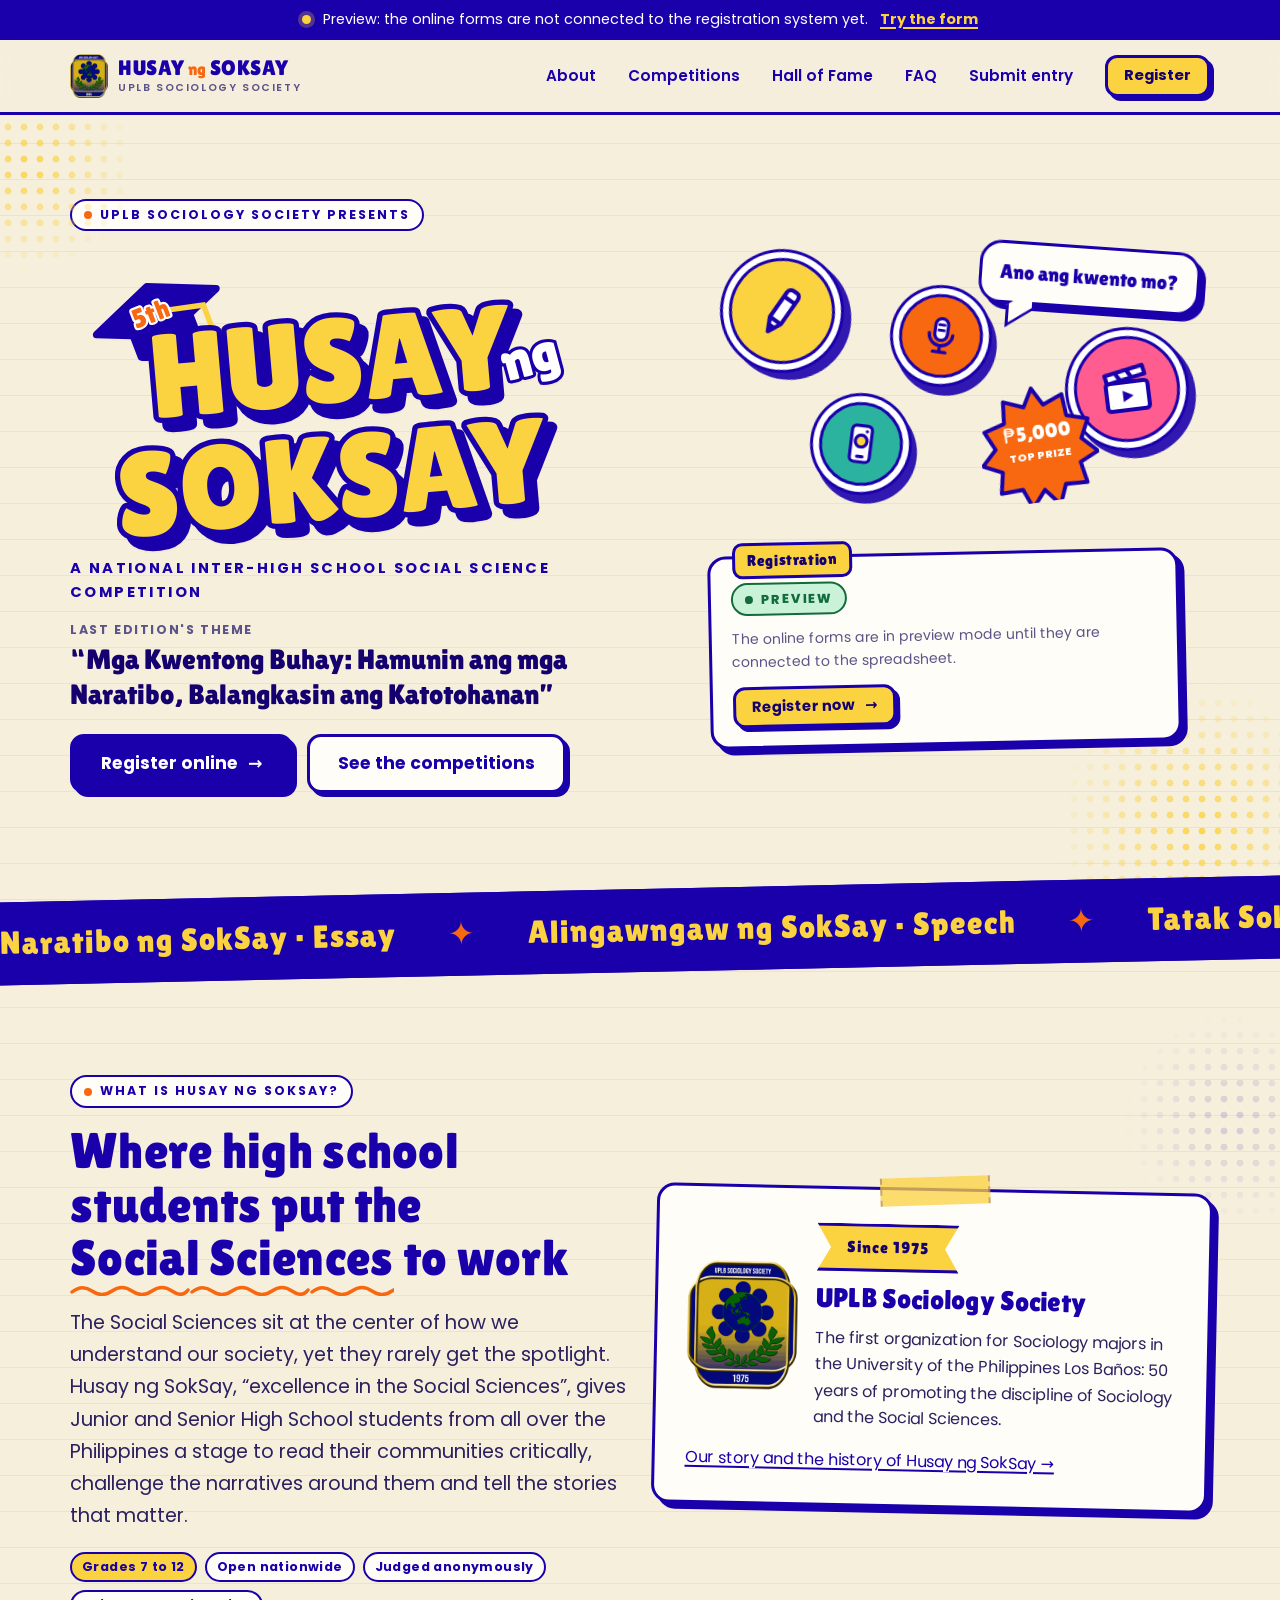
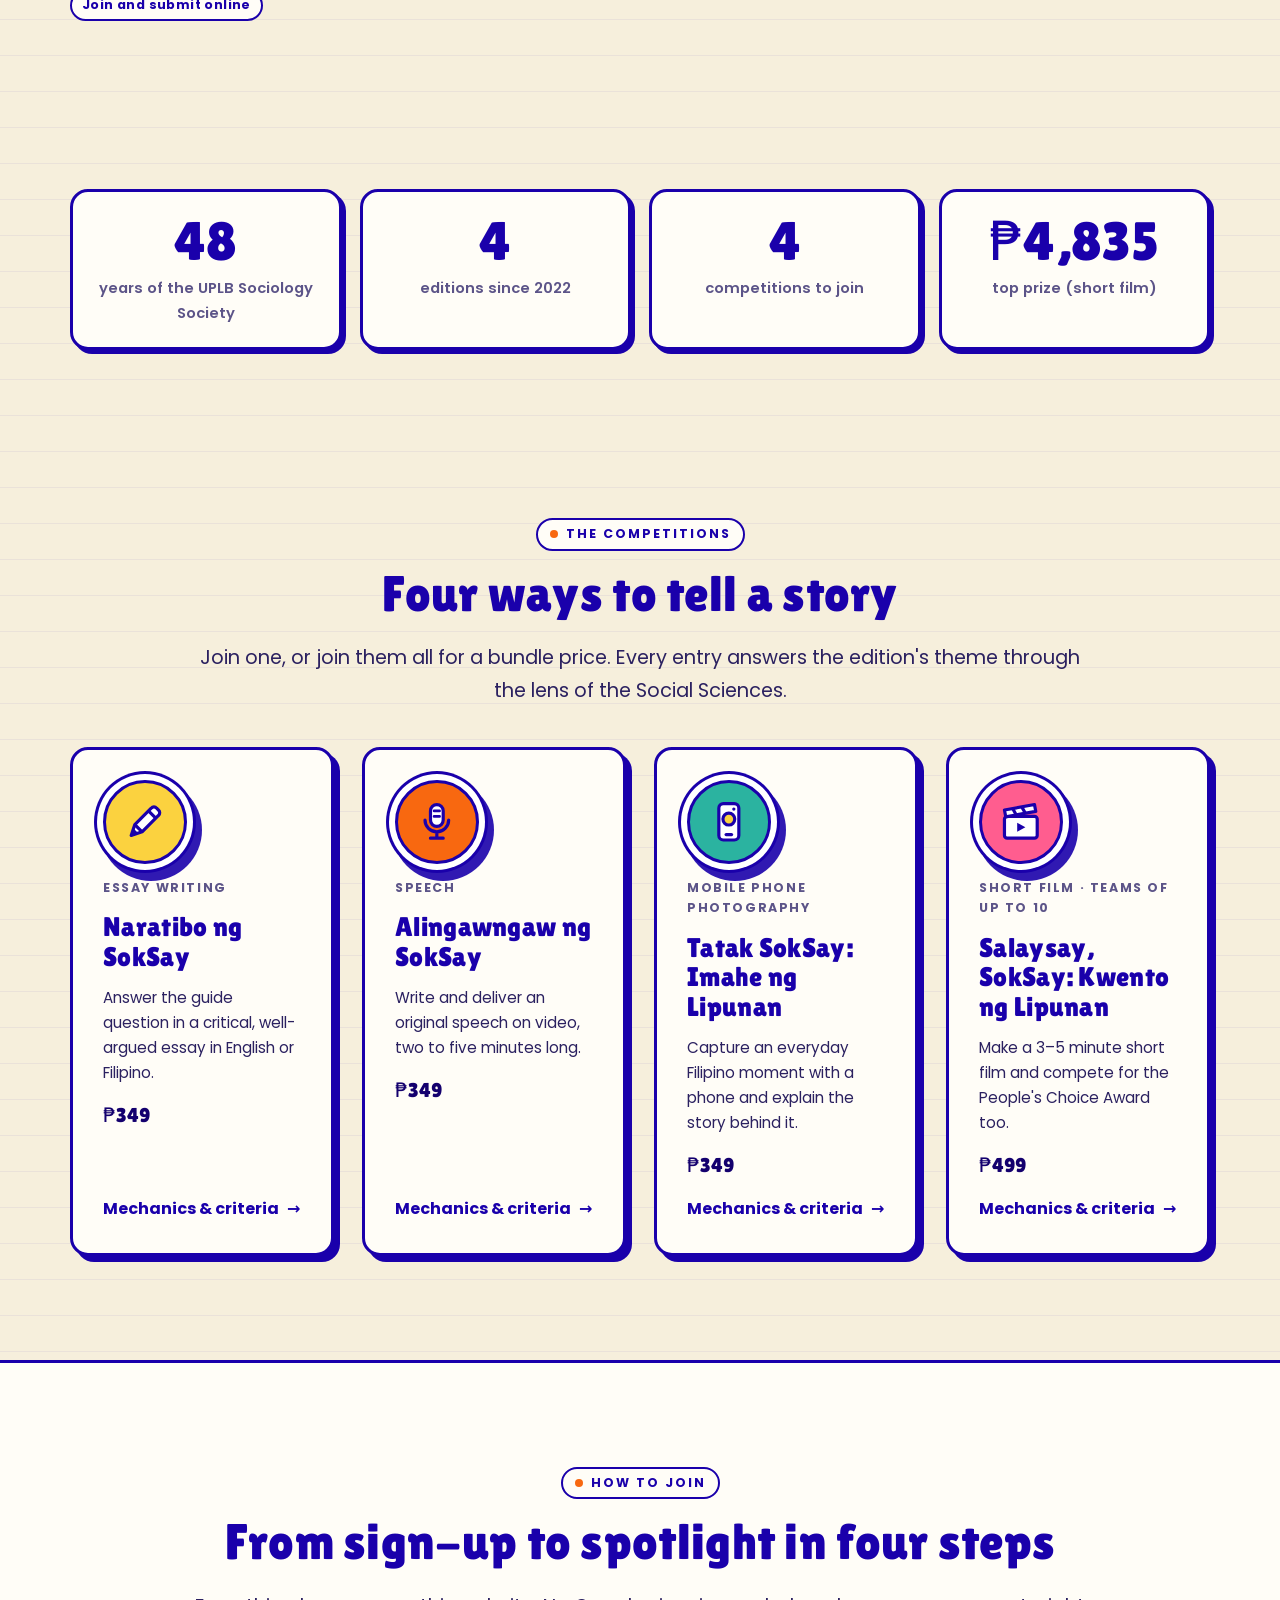
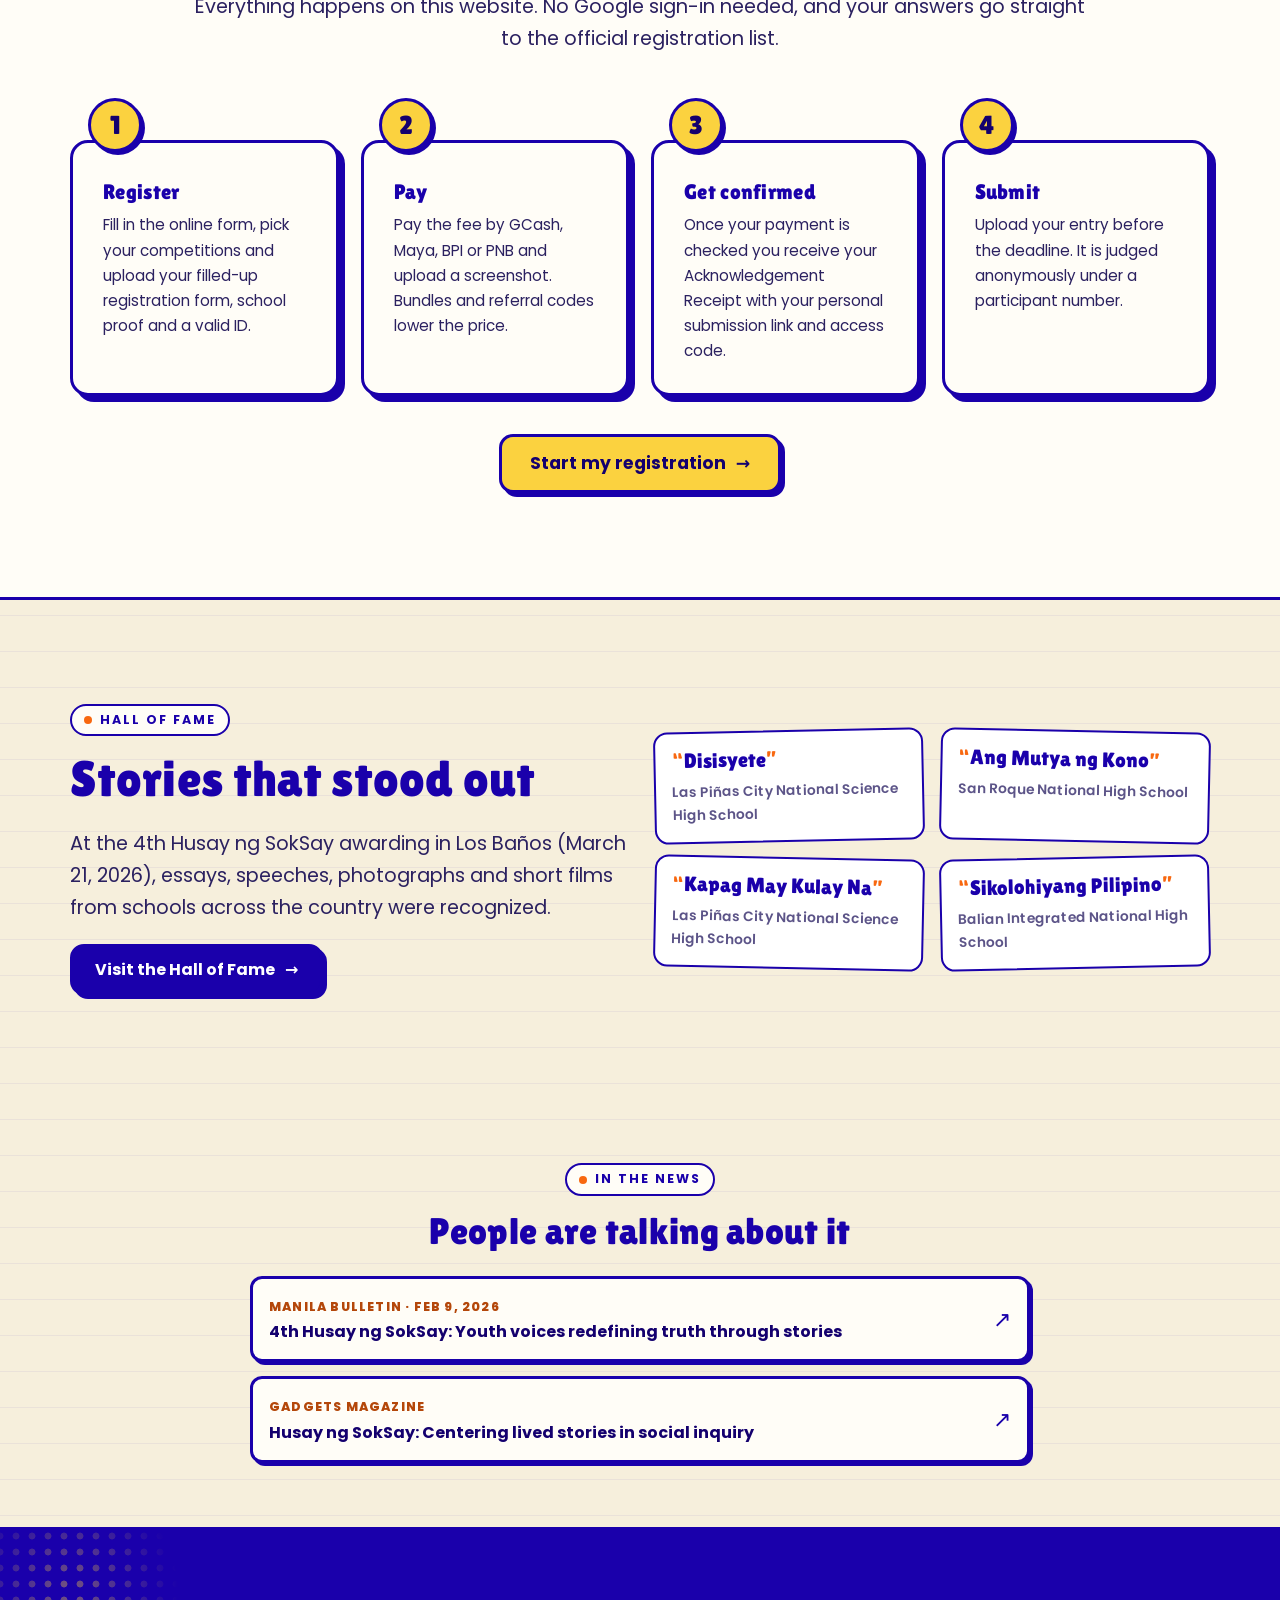
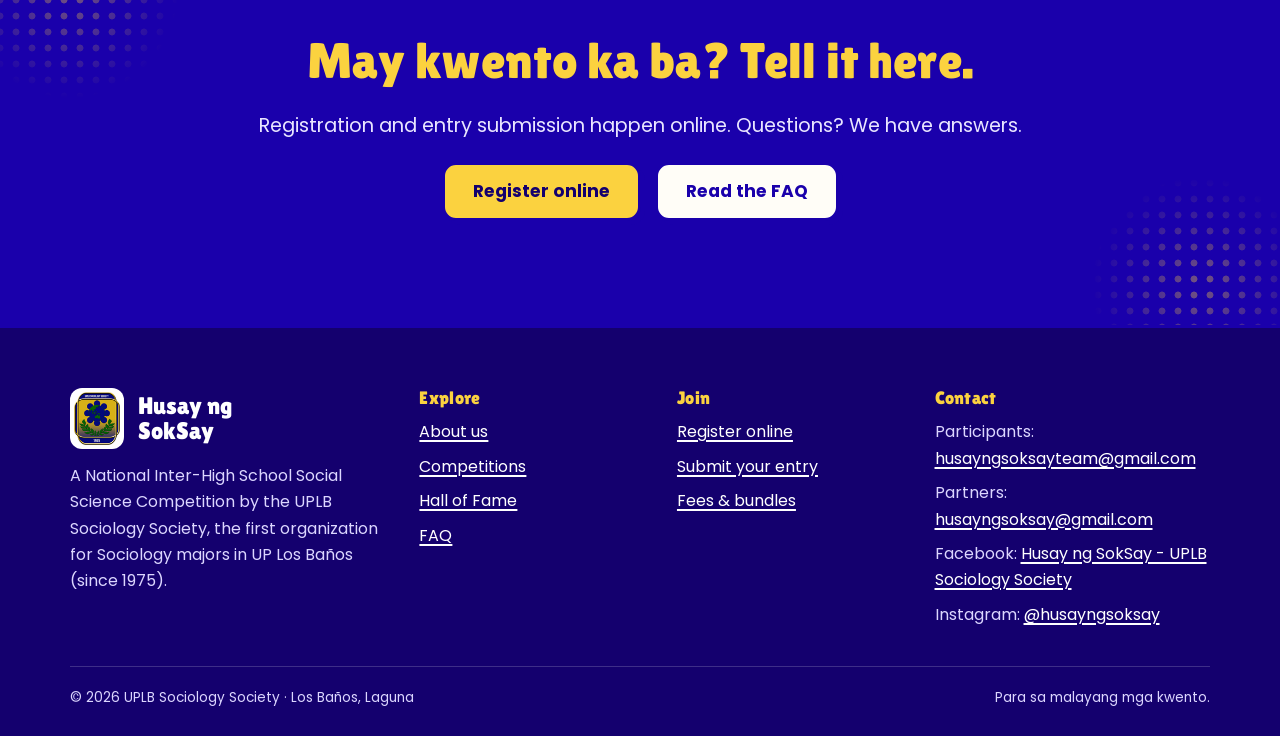
<file: site/index.html>
<!doctype html>
<html lang="en" class="no-js">
<head>
<meta charset="utf-8">
<meta name="viewport" content="width=device-width, initial-scale=1">
<title>Husay ng SokSay — A National Inter-High School Social Science Competition</title>
<meta name="description" content="Husay ng SokSay is the UPLB Sociology Society&#x27;s national competition for Junior and Senior High School students: essay, speech, mobile phone photography and short film. Register and submit your entry online.">
<meta name="theme-color" content="#1a00ab">
<meta property="og:type" content="website">
<meta property="og:site_name" content="Husay ng SokSay">
<meta property="og:title" content="Husay ng SokSay — A National Inter-High School Social Science Competition">
<meta property="og:description" content="Husay ng SokSay is the UPLB Sociology Society&#x27;s national competition for Junior and Senior High School students: essay, speech, mobile phone photography and short film. Register and submit your entry online.">
<link rel="icon" type="image/png" href="assets/img/favicon.png">
<link rel="apple-touch-icon" href="assets/img/apple-touch-icon.png">
<link rel="preconnect" href="https://fonts.googleapis.com">
<link rel="preconnect" href="https://fonts.gstatic.com" crossorigin>
<link rel="stylesheet" href="https://fonts.googleapis.com/css2?family=Lilita+One&amp;family=Poppins:wght@400;500;600;700;800&amp;display=swap">
<link rel="stylesheet" href="assets/css/style.css">
</head>
<body>
<a class="skip-link" href="#main">Skip to content</a>
<div id="statusbar" class="statusbar" role="status" hidden></div>
<header class="site-header">
  <div class="wrap header-inner">
    <a class="brand" href="index.html" aria-label="Husay ng SokSay home">
      <img src="assets/img/socsoc-emblem-96.png" alt="" width="38" height="44">
      <span class="brand-text"><span class="brand-word">HUSAY<i>ng</i>SOKSAY</span><small>UPLB Sociology Society</small></span>
    </a>
    <button class="nav-toggle" type="button" aria-expanded="false" aria-controls="site-nav"><span class="bars"><span></span></span><span class="label">Menu</span></button>
    <nav class="nav" id="site-nav" aria-label="Main">
      <ul>
        <li class="nav-mobile"><a href="index.html">Home</a></li>
        <li><a href="about.html">About</a></li>
        <li><a href="competitions.html">Competitions</a></li>
        <li><a href="archive.html">Hall of Fame</a></li>
        <li><a href="faq.html">FAQ</a></li>
        <li><a href="submit.html">Submit entry</a></li>
        <li class="nav-mobile nav-cta"><a href="register.html">Register</a></li>
      </ul>
    </nav>
    <a class="btn btn-yellow btn-sm header-cta" href="register.html">Register</a>
  </div>
</header>
<main id="main">
<section class="hero">
  <div class="halftone" style="top:-60px;left:-80px"></div>
  <div class="halftone" style="bottom:-90px;right:-70px;width:300px;height:300px"></div>
  <div class="wrap hero-grid">
    <div class="hero-copy">
      <span class="eyebrow">UPLB Sociology Society presents</span>
      <h1 class="sr-only">Husay ng SokSay</h1>
      <svg class="wordmark" viewBox="0 0 660 330" aria-hidden="true" focusable="false">
        <g transform="rotate(-5 330 170)">
          <g transform="translate(26 34) rotate(-16)">
            <path d="M0 40 L72 10 L144 40 L72 70 Z" fill="#1a00ab" stroke="#1a00ab" stroke-width="8" stroke-linejoin="round"/>
            <path d="M34 56 v26 c0 12 76 12 76 0 v-26 L72 70 Z" fill="#1a00ab"/>
            <path d="M72 40 L124 52 v38" fill="none" stroke="#fbd23f" stroke-width="6" stroke-linecap="round"/>
            <circle cx="124" cy="94" r="8" fill="#fbd23f" stroke="#1a00ab" stroke-width="3"/>
            <text class="wm-ed" x="44" y="50" font-size="30" data-edition-ordinal>5th</text>
          </g>
          <g transform="translate(9 11)">
            <text class="wm-shadow" x="92" y="172" font-size="134">HUSAY</text>
            <text class="wm-shadow" x="44" y="302" font-size="134">SOKSAY</text>
          </g>
          <text class="wm" x="92" y="172" font-size="134">HUSAY</text>
          <text class="wm-ng" x="486" y="160" font-size="62" transform="rotate(-10 520 140)">ng</text>
          <text class="wm" x="44" y="302" font-size="134">SOKSAY</text>
        </g>
      </svg>
      <p class="tagline">A National Inter-High School Social Science Competition</p>
      <p class="hero-theme" data-hero-theme><small>Last edition's theme</small>“Mga Kwentong Buhay: Hamunin ang mga Naratibo, Balangkasin ang Katotohanan”</p>
      <div class="btn-row">
        <a class="btn btn-lg" href="register.html">Register online <span class="arrow" aria-hidden="true">→</span></a>
        <a class="btn btn-paper btn-lg" href="competitions.html">See the competitions</a>
      </div>
    </div>

    <div class="hero-art">
      <div class="art" aria-hidden="true">
        <div class="bubble float f-bubble" data-depth="16" data-rot="4">Ano ang kwento mo?</div>
        <div class="float f-pen" data-depth="22" data-rot="-10"><span class="sticker essay big"><svg viewBox="0 0 48 48" aria-hidden="true"><path d="M9 39l4-12L31 9a4 4 0 0 1 6 0l2 2a4 4 0 0 1 0 6L21 35z" fill="#fff" stroke="#1a00ab" stroke-width="3.5" stroke-linejoin="round"/><path d="M13 27l8 8M28 12l8 8" stroke="#1a00ab" stroke-width="3.5"/><path d="M9 39l2.6-7.6 5 5z" fill="#1a00ab"/></svg></span></div>
        <div class="float f-mic" data-depth="12" data-rot="8"><span class="sticker speech"><svg viewBox="0 0 48 48" aria-hidden="true"><rect x="17" y="5" width="14" height="24" rx="7" fill="#fff" stroke="#1a00ab" stroke-width="3.5"/><path d="M11 22a13 13 0 0 0 26 0M24 35v7M17 42h14" fill="none" stroke="#1a00ab" stroke-width="3.5" stroke-linecap="round"/><path d="M21 12h6M21 18h6" stroke="#1a00ab" stroke-width="3" stroke-linecap="round"/></svg></span></div>
        <div class="float f-camera" data-depth="26" data-rot="7"><span class="sticker photo"><svg viewBox="0 0 48 48" aria-hidden="true"><rect x="13" y="4" width="22" height="40" rx="5" fill="#fff" stroke="#1a00ab" stroke-width="3.5"/><circle cx="24" cy="21" r="6.5" fill="#fbd23f" stroke="#1a00ab" stroke-width="3.5"/><path d="M21 38h6" stroke="#1a00ab" stroke-width="3.5" stroke-linecap="round"/><circle cx="29.5" cy="10" r="1.8" fill="#1a00ab"/></svg></span></div>
        <div class="float f-film" data-depth="18" data-rot="-7"><span class="sticker film big"><svg viewBox="0 0 48 48" aria-hidden="true"><rect x="6" y="18" width="36" height="24" rx="3" fill="#fff" stroke="#1a00ab" stroke-width="3.5"/><path d="M6 11l33-6 1.4 7.5-33 6z" fill="#fff" stroke="#1a00ab" stroke-width="3.5" stroke-linejoin="round"/><path d="M15 9.4l4 7M25 7.6l4 7" stroke="#1a00ab" stroke-width="3.5"/><path d="M20 25v10l9-5z" fill="#1a00ab"/></svg></span></div>
        <div class="float prize-burst f-burst" data-depth="10" data-rot="-8">
          <svg viewBox="0 0 120 120" width="118" height="118"><path d="M60 4l10 18 20-8 2 22 21 6-9 19 15 15-19 9 4 21-22-1-8 20-14-17-14 17-8-20-22 1 4-21-19-9 15-15-9-19 21-6 2-22 20 8z" fill="#f86810" stroke="#1a00ab" stroke-width="4" stroke-linejoin="round"/><text x="60" y="56" text-anchor="middle" font-family="Lilita One, Arial Black, sans-serif" font-size="20" fill="#fff">₱5,000</text><text x="60" y="76" text-anchor="middle" font-family="Poppins, Arial, sans-serif" font-weight="800" font-size="11" fill="#fff">TOP PRIZE</text></svg>
        </div>
      </div>
      <div class="status-card">
        <div class="card tilt-l" data-status="registration">
          <span class="card-tag">Registration</span>
          <div style="display:flex;align-items:center;gap:12px;flex-wrap:wrap;margin-top:6px">
            <span class="status-pill"><span class="dot"></span>Checking…</span>
            <span class="small muted" data-status-text>Checking whether online registration is open…</span>
          </div>
          <div class="countdown" data-countdown="" hidden></div>
          <a class="btn btn-yellow btn-sm" href="register.html" data-status-cta hidden style="margin-top:12px">Register now <span class="arrow" aria-hidden="true">→</span></a>
        </div>
      </div>
    </div>
  </div>
</section>

<div class="marquee-wrap"><div class="marquee" aria-label="Essay writing, speech, mobile phone photography and short film">
  <div class="marquee-track">
    <span>Naratibo ng SokSay · Essay</span>
    <span>Alingawngaw ng SokSay · Speech</span>
    <span>Tatak SokSay · Photography</span>
    <span>Salaysay, SokSay · Short Film</span>
    <span>Para sa malayang mga kwento</span>
  </div>
</div></div>

<section class="section">
  <div class="halftone indigo" style="top:40px;right:-60px"></div>
  <div class="wrap grid grid-2" style="align-items:center">
    <div class="reveal">
      <span class="eyebrow">What is Husay ng SokSay?</span>
      <h2>Where high school students put the <span class="squiggle">Social Sciences</span> to work</h2>
      <p class="lead">The Social Sciences sit at the center of how we understand our society, yet they rarely get the spotlight. Husay ng SokSay, “excellence in the Social Sciences”, gives Junior and Senior High School students from all over the Philippines a stage to read their communities critically, challenge the narratives around them and tell the stories that matter.</p>
      <div class="tags">
        <span class="tag tag-yellow">Grades 7 to 12</span>
        <span class="tag">Open nationwide</span>
        <span class="tag">Judged anonymously</span>
        <span class="tag">Join and submit online</span>
      </div>
    </div>
    <div class="reveal" data-delay="1">
      <div class="card tape tilt-r" style="padding-top:34px">
        <div style="display:flex;gap:18px;align-items:center;flex-wrap:wrap">
          <img src="assets/img/socsoc-emblem.png" alt="UPLB Sociology Society emblem" width="110" height="128" style="width:110px">
          <div style="flex:1;min-width:200px">
            <span class="ribbon" style="font-size:1rem">Since 1975</span>
            <h3 style="margin-top:12px">UPLB Sociology Society</h3>
            <p class="mb-0">The first organization for Sociology majors in the University of the Philippines Los Baños: 50 years of promoting the discipline of Sociology and the Social Sciences.</p>
          </div>
        </div>
        <p class="mb-0" style="margin-top:16px"><a href="about.html">Our story and the history of Husay ng SokSay →</a></p>
      </div>
    </div>
  </div>
</section>

<section class="section-tight">
  <div class="wrap">
    <div class="stats">
      <div class="stat reveal"><b data-count="50">50</b><span>years of the UPLB Sociology Society</span></div>
      <div class="stat reveal" data-delay="1"><b data-count="4">4</b><span>editions since 2022</span></div>
      <div class="stat reveal" data-delay="2"><b data-count="4">4</b><span>competitions to join</span></div>
      <div class="stat reveal" data-delay="3"><b data-count="5000" data-prefix="₱">₱5,000</b><span>top prize (short film)</span></div>
    </div>
  </div>
</section>

<section class="section" id="competitions">
  <div class="wrap">
    <div class="center reveal">
      <span class="eyebrow">The competitions</span>
      <h2>Four ways to tell a story</h2>
      <p class="lead">Join one, or join them all for a bundle price. Every entry answers the edition's theme through the lens of the Social Sciences.</p>
    </div>
    <div class="grid grid-4" style="margin-top:40px">
      <a class="card comp-card hover-lift reveal" href="competitions.html#essay">
        <span class="sticker essay"><svg viewBox="0 0 48 48" aria-hidden="true"><path d="M9 39l4-12L31 9a4 4 0 0 1 6 0l2 2a4 4 0 0 1 0 6L21 35z" fill="#fff" stroke="#1a00ab" stroke-width="3.5" stroke-linejoin="round"/><path d="M13 27l8 8M28 12l8 8" stroke="#1a00ab" stroke-width="3.5"/><path d="M9 39l2.6-7.6 5 5z" fill="#1a00ab"/></svg></span>
        <span class="kicker">Essay writing</span>
        <h3>Naratibo ng SokSay</h3>
        <p>Answer the guide question in a critical, well-argued essay in English or Filipino.</p>
        <span class="price" data-price="ESSAY">₱349</span>
        <span class="more">Mechanics &amp; criteria <span aria-hidden="true">→</span></span>
      </a>
      <a class="card comp-card hover-lift reveal" data-delay="1" href="competitions.html#speech">
        <span class="sticker speech"><svg viewBox="0 0 48 48" aria-hidden="true"><rect x="17" y="5" width="14" height="24" rx="7" fill="#fff" stroke="#1a00ab" stroke-width="3.5"/><path d="M11 22a13 13 0 0 0 26 0M24 35v7M17 42h14" fill="none" stroke="#1a00ab" stroke-width="3.5" stroke-linecap="round"/><path d="M21 12h6M21 18h6" stroke="#1a00ab" stroke-width="3" stroke-linecap="round"/></svg></span>
        <span class="kicker">Speech</span>
        <h3>Alingawngaw ng SokSay</h3>
        <p>Write and deliver an original speech on video, two to five minutes long.</p>
        <span class="price" data-price="SPEECH">₱349</span>
        <span class="more">Mechanics &amp; criteria <span aria-hidden="true">→</span></span>
      </a>
      <a class="card comp-card hover-lift reveal" data-delay="2" href="competitions.html#photo">
        <span class="sticker photo"><svg viewBox="0 0 48 48" aria-hidden="true"><rect x="13" y="4" width="22" height="40" rx="5" fill="#fff" stroke="#1a00ab" stroke-width="3.5"/><circle cx="24" cy="21" r="6.5" fill="#fbd23f" stroke="#1a00ab" stroke-width="3.5"/><path d="M21 38h6" stroke="#1a00ab" stroke-width="3.5" stroke-linecap="round"/><circle cx="29.5" cy="10" r="1.8" fill="#1a00ab"/></svg></span>
        <span class="kicker">Mobile phone photography</span>
        <h3>Tatak SokSay: Imahe ng Lipunan</h3>
        <p>Capture an everyday Filipino moment with a phone and explain the story behind it.</p>
        <span class="price" data-price="PHOTO">₱349</span>
        <span class="more">Mechanics &amp; criteria <span aria-hidden="true">→</span></span>
      </a>
      <a class="card comp-card hover-lift reveal" data-delay="3" href="competitions.html#film">
        <span class="sticker film"><svg viewBox="0 0 48 48" aria-hidden="true"><rect x="6" y="18" width="36" height="24" rx="3" fill="#fff" stroke="#1a00ab" stroke-width="3.5"/><path d="M6 11l33-6 1.4 7.5-33 6z" fill="#fff" stroke="#1a00ab" stroke-width="3.5" stroke-linejoin="round"/><path d="M15 9.4l4 7M25 7.6l4 7" stroke="#1a00ab" stroke-width="3.5"/><path d="M20 25v10l9-5z" fill="#1a00ab"/></svg></span>
        <span class="kicker">Short film · teams of up to 10</span>
        <h3>Salaysay, SokSay: Kwento ng Lipunan</h3>
        <p>Make a 3–5 minute short film and compete for the People's Choice Award too.</p>
        <span class="price" data-price="FILM">₱499</span>
        <span class="more">Mechanics &amp; criteria <span aria-hidden="true">→</span></span>
      </a>
    </div>
  </div>
</section>

<section class="section" style="background:var(--paper);border-top:var(--border);border-bottom:var(--border)">
  <div class="wrap">
    <div class="center reveal">
      <span class="eyebrow">How to join</span>
      <h2>From sign-up to spotlight in four steps</h2>
      <p class="lead">Everything happens on this website. No Google sign-in needed, and your answers go straight to the official registration list.</p>
    </div>
    <ol class="steps" style="margin-top:50px;padding:0;list-style:none">
      <li class="step reveal"><span class="num">1</span><div class="card"><h3>Register</h3><p>Fill in the online form, pick your competitions and upload your filled-up registration form, school proof and a valid ID.</p></div></li>
      <li class="step reveal" data-delay="1"><span class="num">2</span><div class="card"><h3>Pay</h3><p>Pay the fee by GCash, Maya, BPI or PNB and upload a screenshot. Bundles and referral codes lower the price.</p></div></li>
      <li class="step reveal" data-delay="2"><span class="num">3</span><div class="card"><h3>Get confirmed</h3><p>Once your payment is checked you receive your Acknowledgement Receipt with your personal submission link and access code.</p></div></li>
      <li class="step reveal" data-delay="3"><span class="num">4</span><div class="card"><h3>Submit</h3><p>Upload your entry before the deadline. It is judged anonymously under a participant number.</p></div></li>
    </ol>
    <div class="center" style="margin-top:38px"><a class="btn btn-yellow btn-lg" href="register.html">Start my registration <span class="arrow" aria-hidden="true">→</span></a></div>
  </div>
</section>

<section class="section">
  <div class="wrap grid grid-2" style="align-items:center">
    <div class="reveal">
      <span class="eyebrow">Hall of Fame</span>
      <h2>Stories that stood out</h2>
      <p class="lead">At the 4th Husay ng SokSay awarding in Los Baños (March 21, 2026), essays, speeches, photographs and short films from schools across the country were recognized.</p>
      <a class="btn" href="archive.html">Visit the Hall of Fame <span class="arrow" aria-hidden="true">→</span></a>
    </div>
    <div class="reveal" data-delay="1">
      <div class="works" style="grid-template-columns:repeat(2,minmax(0,1fr))">
        <div class="work tilt-l"><span class="q">Disisyete</span><span class="s">Las Piñas City National Science High School</span></div>
        <div class="work tilt-r"><span class="q">Ang Mutya ng Kono</span><span class="s">San Roque National High School</span></div>
        <div class="work tilt-r"><span class="q">Kapag May Kulay Na</span><span class="s">Las Piñas City National Science High School</span></div>
        <div class="work tilt-l"><span class="q">Sikolohiyang Pilipino</span><span class="s">Balian Integrated National High School</span></div>
      </div>
    </div>
  </div>
</section>

<section class="section-tight">
  <div class="wrap">
    <div class="center reveal"><span class="eyebrow">In the news</span><h2 style="font-size:clamp(1.7rem,3vw,2.3rem)">People are talking about it</h2></div>
    <div class="news" style="max-width:780px;margin:24px auto 0">
      <a class="reveal" href="https://mb.com.ph/2026/02/09/4th-husay-ng-soksay-youth-voices-redefining-truth-through-stories" target="_blank" rel="noopener"><div><span class="src">Manila Bulletin · Feb 9, 2026</span><span class="ttl" style="display:block">4th Husay ng SokSay: Youth voices redefining truth through stories</span></div><span class="go" aria-hidden="true">↗</span></a>
      <a class="reveal" data-delay="1" href="https://gadgetsmagazine.com.ph/lifestyle/education/husay-ng-soksay" target="_blank" rel="noopener"><div><span class="src">Gadgets Magazine</span><span class="ttl" style="display:block">Husay ng SokSay: Centering lived stories in social inquiry</span></div><span class="go" aria-hidden="true">↗</span></a>
    </div>
  </div>
</section>

<section class="section cta-band">
  <div class="halftone" style="top:-50px;left:-40px"></div>
  <div class="halftone" style="bottom:-70px;right:-30px"></div>
  <div class="wrap center">
    <h2>May kwento ka ba? Tell it here.</h2>
    <p class="lead">Registration and entry submission happen online. Questions? We have answers.</p>
    <div class="btn-row" style="justify-content:center">
      <a class="btn btn-yellow btn-lg" href="register.html">Register online</a>
      <a class="btn btn-paper btn-lg" href="faq.html">Read the FAQ</a>
    </div>
  </div>
</section>
</main>
<footer class="site-footer">
  <div class="wrap">
    <div class="footer-grid">
      <div>
        <div class="foot-brand"><img src="assets/img/socsoc-emblem-96.png" alt="UPLB Sociology Society emblem" width="54" height="62"><b>Husay ng<br>SokSay</b></div>
        <p>A National Inter-High School Social Science Competition by the UPLB Sociology Society, the first organization for Sociology majors in UP Los Baños (since 1975).</p>
      </div>
      <div>
        <h4>Explore</h4>
        <ul>
          <li><a href="about.html">About us</a></li>
          <li><a href="competitions.html">Competitions</a></li>
          <li><a href="archive.html">Hall of Fame</a></li>
          <li><a href="faq.html">FAQ</a></li>
        </ul>
      </div>
      <div>
        <h4>Join</h4>
        <ul>
          <li><a href="register.html">Register online</a></li>
          <li><a href="submit.html">Submit your entry</a></li>
          <li><a href="competitions.html#fees">Fees &amp; bundles</a></li>
        </ul>
      </div>
      <div>
        <h4>Contact</h4>
        <ul>
          <li>Participants: <a data-contact="participants" href="mailto:husayngsoksayteam@gmail.com">husayngsoksayteam@gmail.com</a></li>
          <li>Partners: <a data-contact="partners" href="mailto:husayngsoksay@gmail.com">husayngsoksay@gmail.com</a></li>
          <li>Facebook: <a data-contact="facebook" href="https://www.facebook.com/search/top?q=Husay%20ng%20SokSay%20-%20UPLB%20Sociology%20Society" target="_blank" rel="noopener">Husay ng SokSay - UPLB Sociology Society</a></li>
          <li>Instagram: <a data-contact="instagram" href="https://www.instagram.com/husayngsoksay/" target="_blank" rel="noopener">@husayngsoksay</a></li>
        </ul>
      </div>
    </div>
    <div class="foot-bottom"><span>&copy; <span data-year>2026</span> UPLB Sociology Society &middot; Los Ba&ntilde;os, Laguna</span><span>Para sa malayang mga kwento.</span></div>
  </div>
</footer>
<script src="assets/js/config.js"></script>
<script src="assets/js/defaults.js"></script>
<script src="assets/js/api.js"></script>
<script src="assets/js/app.js"></script>
</body>
</html>
</file>
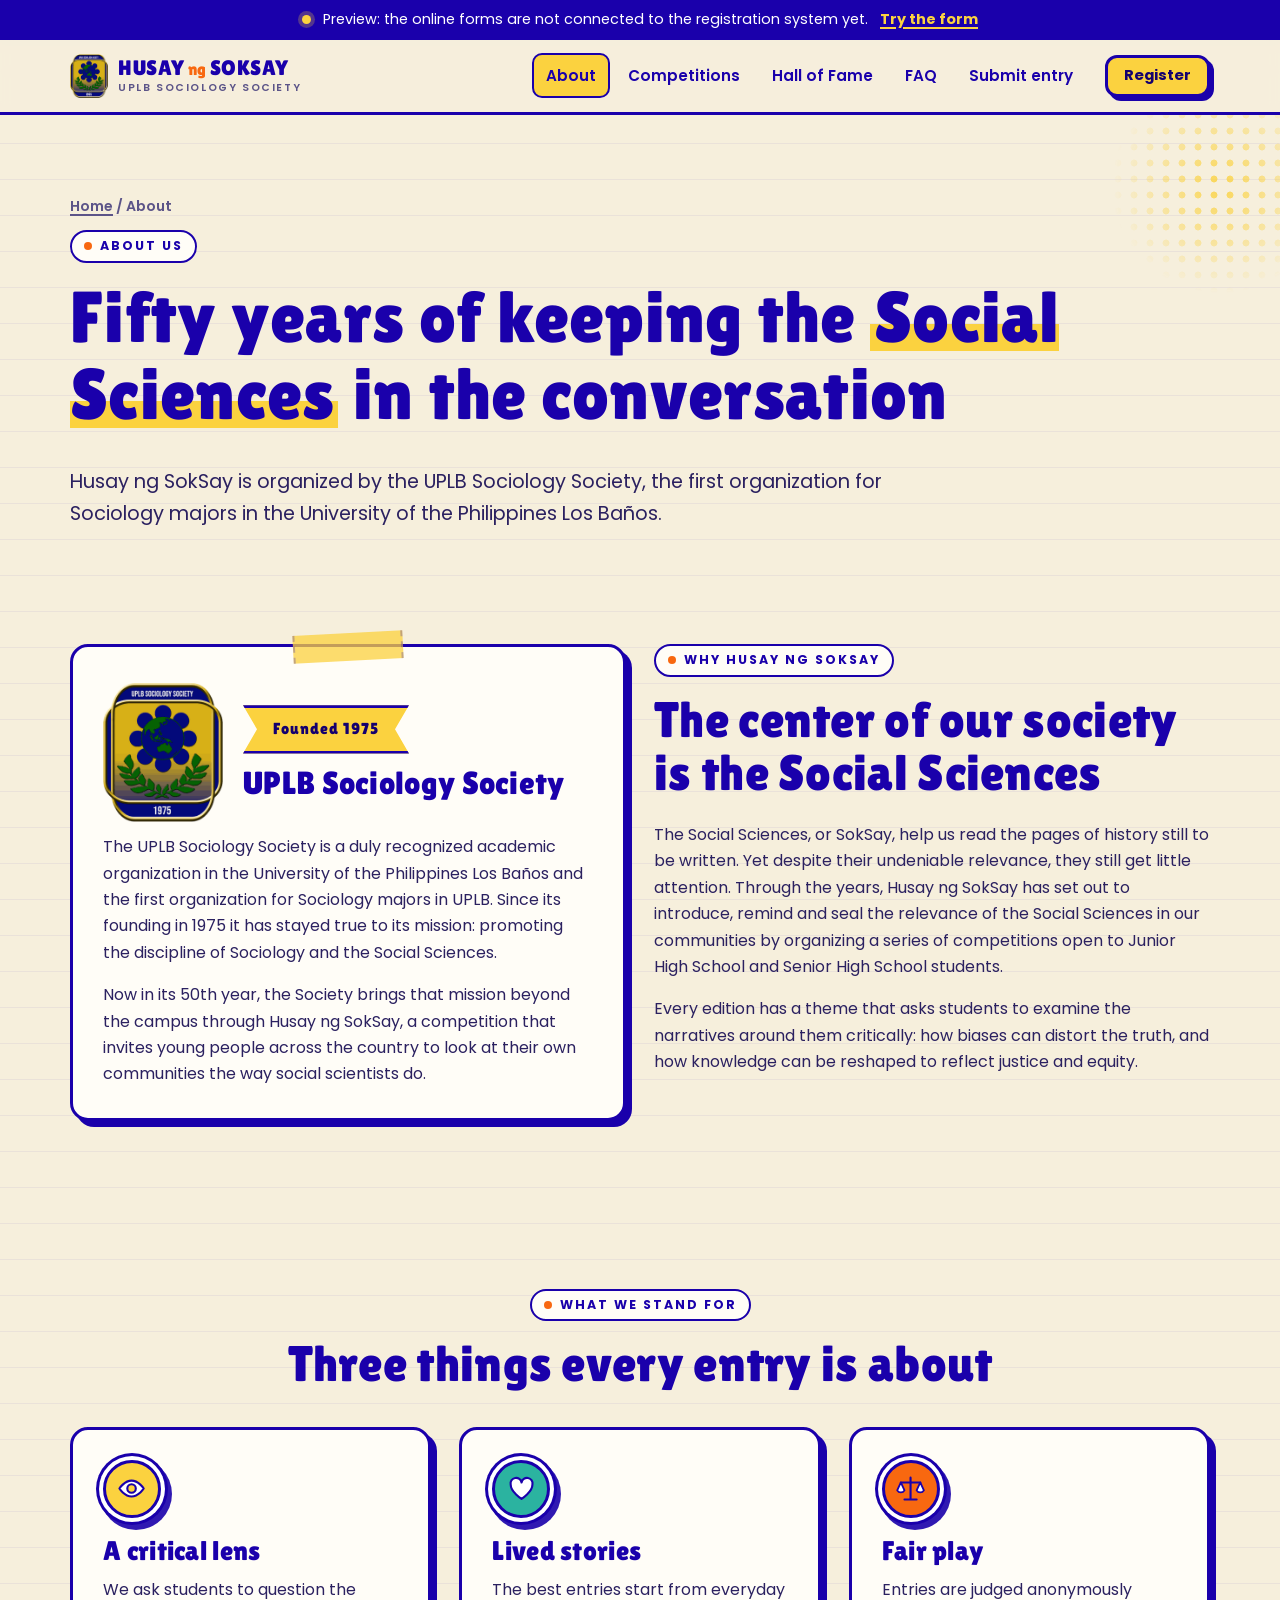
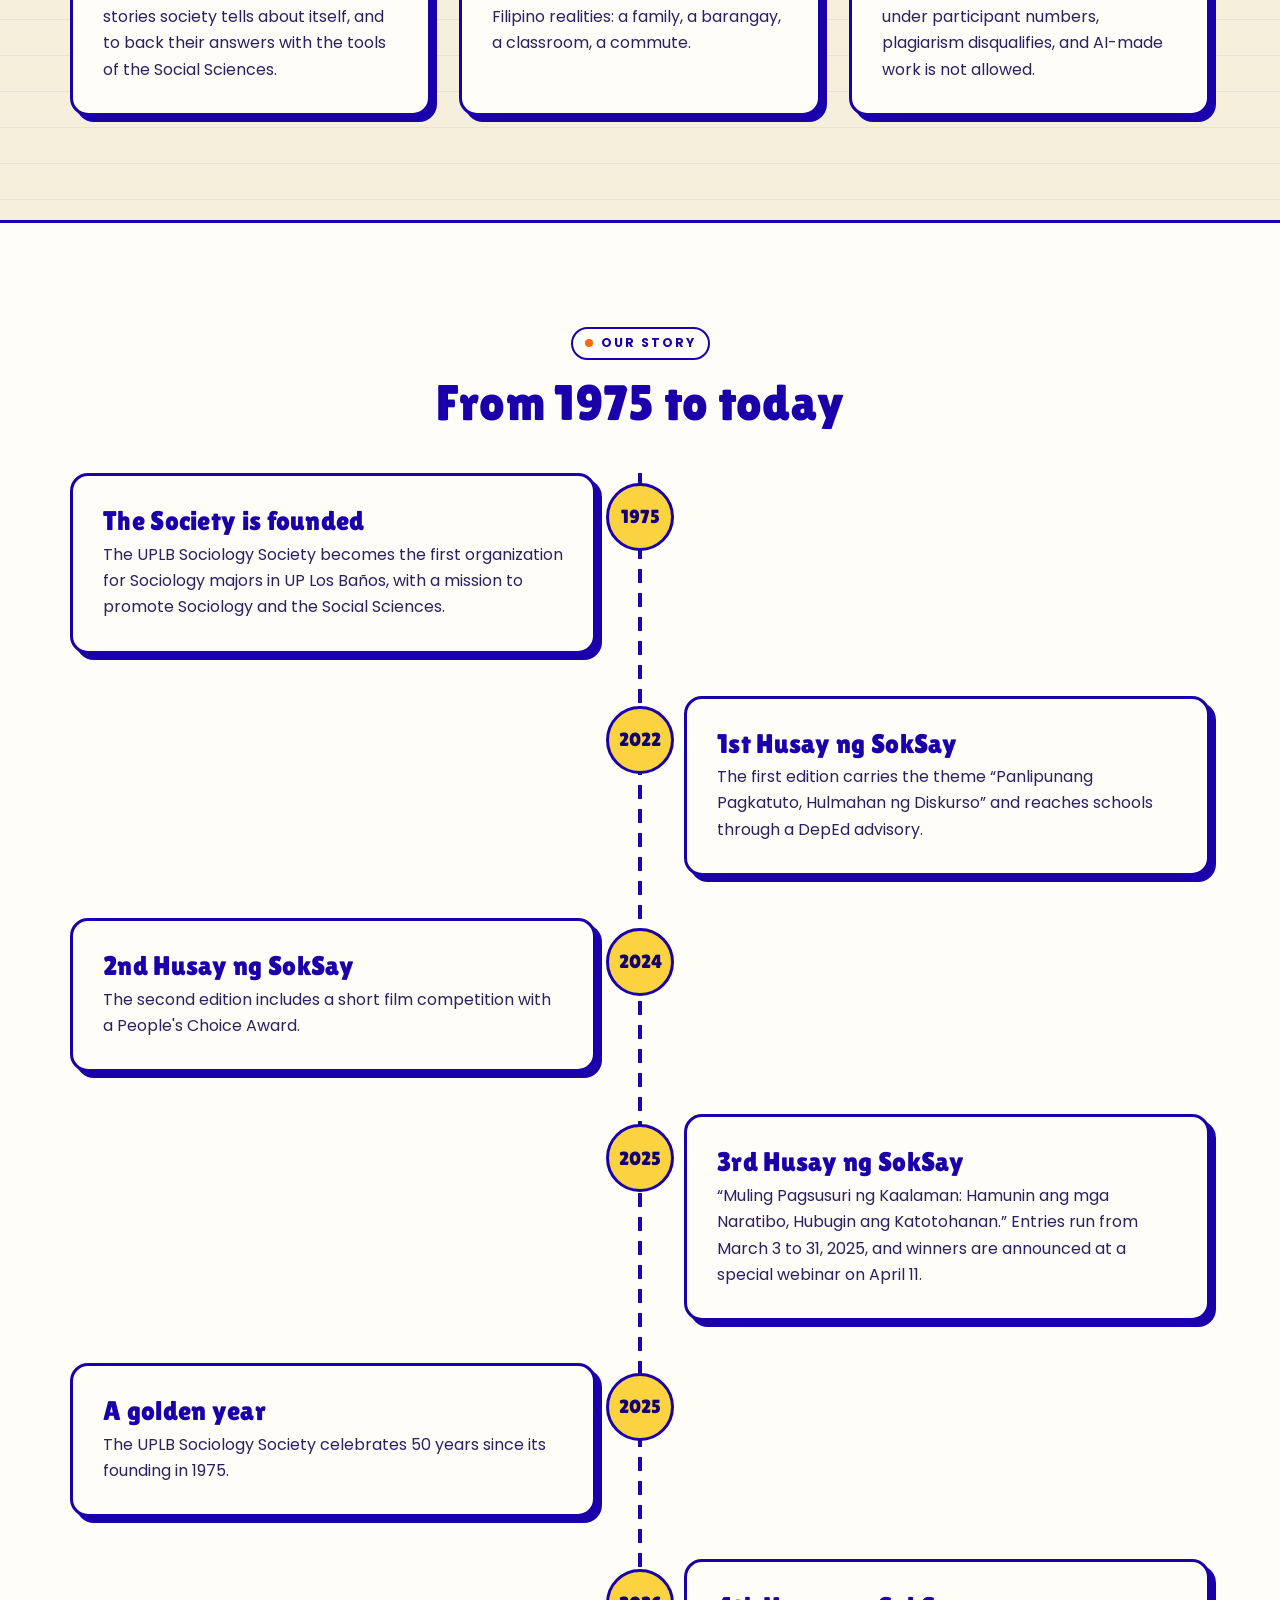
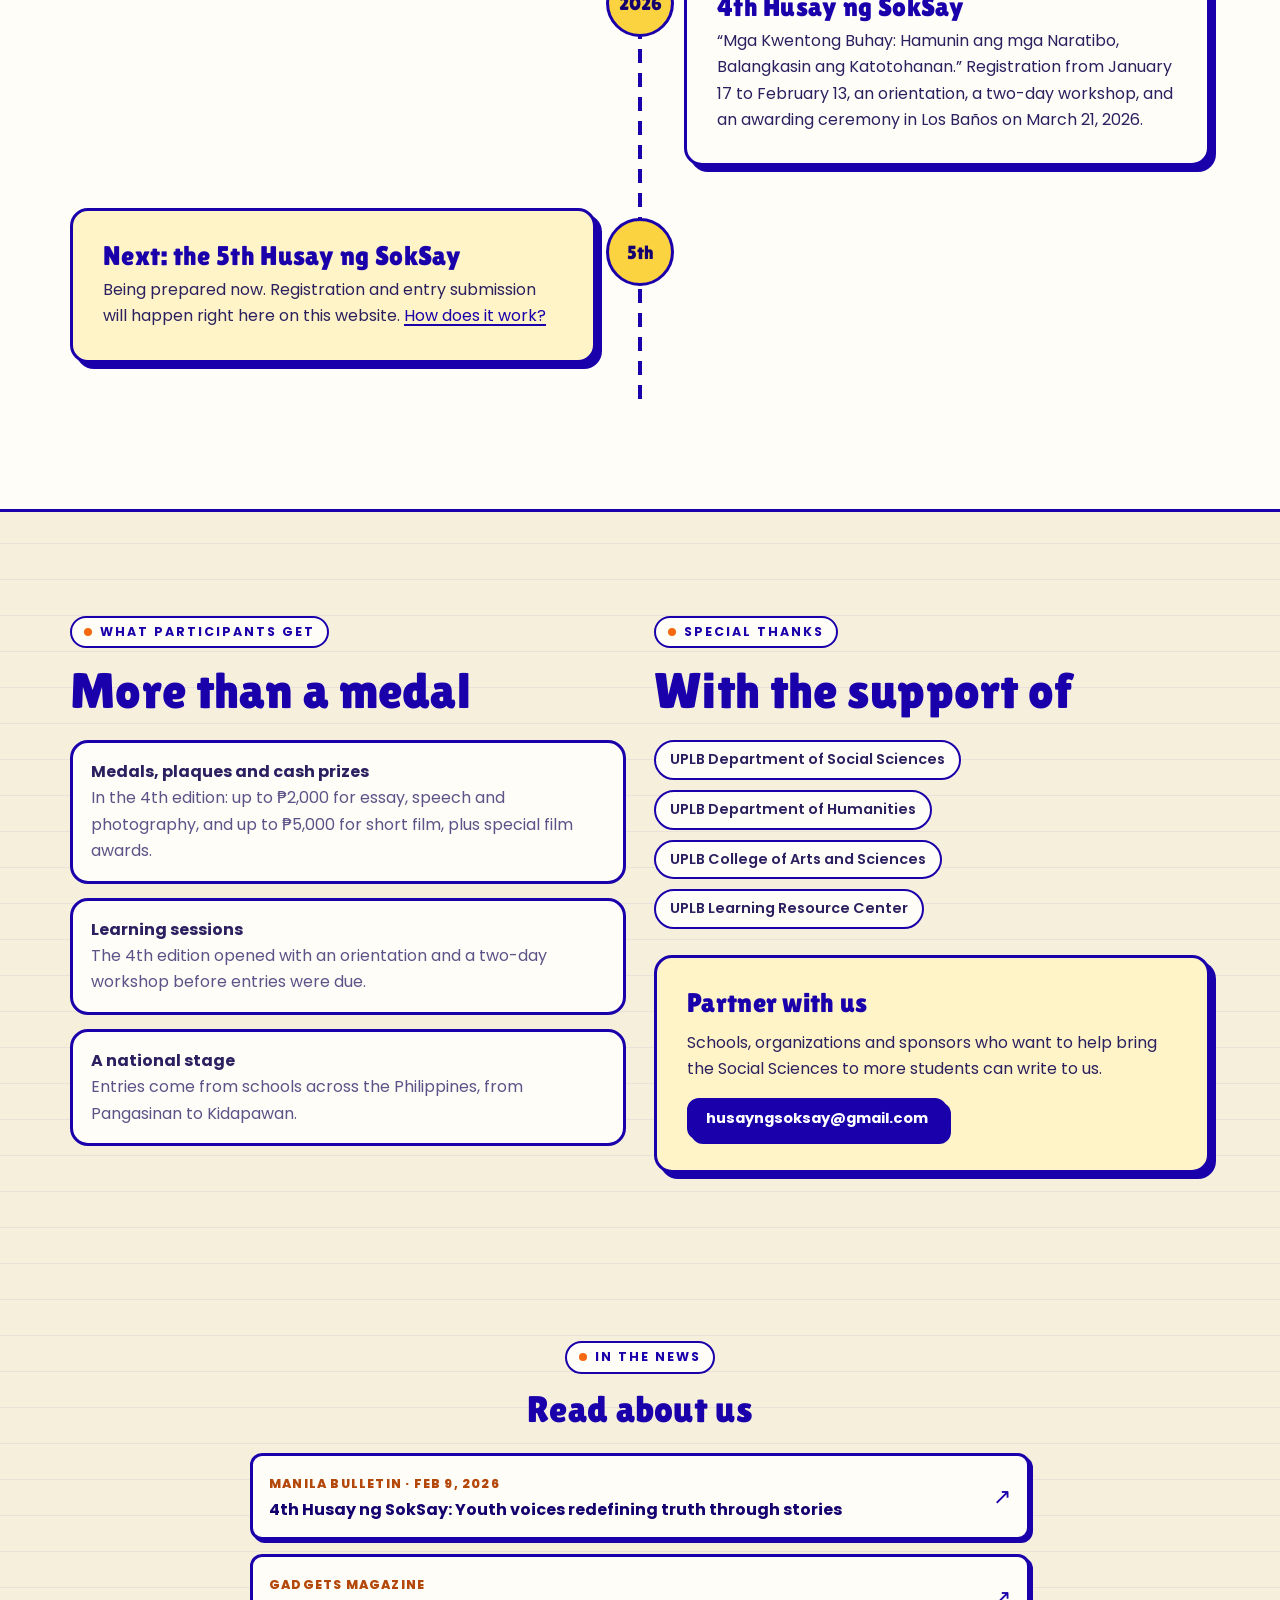
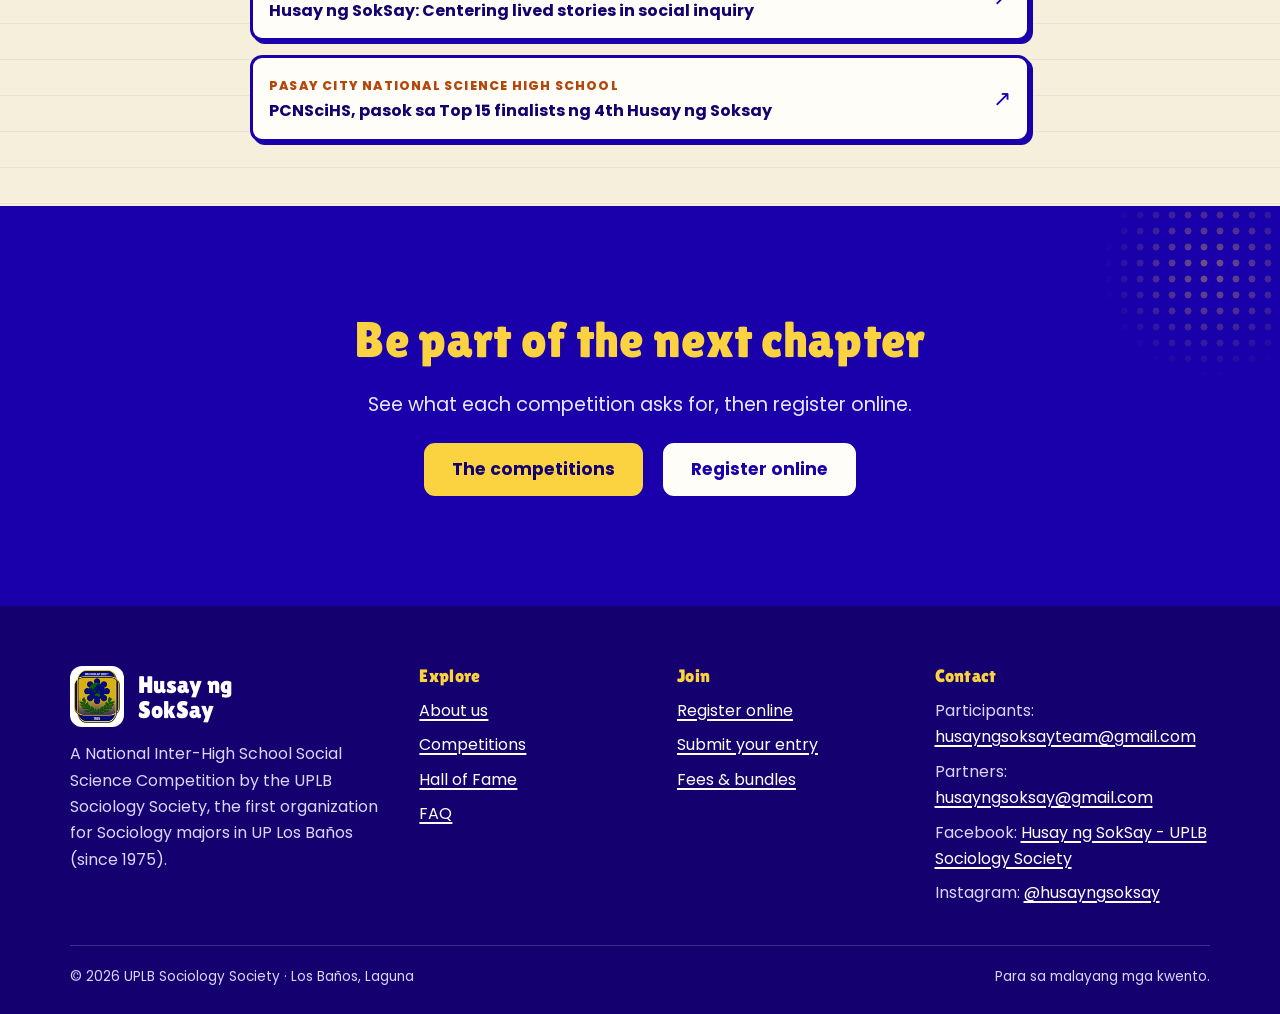
<file: site/about.html>
<!doctype html>
<html lang="en" class="no-js">
<head>
<meta charset="utf-8">
<meta name="viewport" content="width=device-width, initial-scale=1">
<title>About us — Husay ng SokSay</title>
<meta name="description" content="The UPLB Sociology Society, the first organization for Sociology majors in UP Los Baños, and the story of Husay ng SokSay since 2022.">
<meta name="theme-color" content="#1a00ab">
<meta property="og:type" content="website">
<meta property="og:site_name" content="Husay ng SokSay">
<meta property="og:title" content="About us — Husay ng SokSay">
<meta property="og:description" content="The UPLB Sociology Society, the first organization for Sociology majors in UP Los Baños, and the story of Husay ng SokSay since 2022.">
<link rel="icon" type="image/png" href="assets/img/favicon.png">
<link rel="apple-touch-icon" href="assets/img/apple-touch-icon.png">
<link rel="preconnect" href="https://fonts.googleapis.com">
<link rel="preconnect" href="https://fonts.gstatic.com" crossorigin>
<link rel="stylesheet" href="https://fonts.googleapis.com/css2?family=Lilita+One&amp;family=Poppins:wght@400;500;600;700;800&amp;display=swap">
<link rel="stylesheet" href="assets/css/style.css">
</head>
<body>
<a class="skip-link" href="#main">Skip to content</a>
<div id="statusbar" class="statusbar" role="status" hidden></div>
<header class="site-header">
  <div class="wrap header-inner">
    <a class="brand" href="index.html" aria-label="Husay ng SokSay home">
      <img src="assets/img/socsoc-emblem-96.png" alt="" width="38" height="44">
      <span class="brand-text"><span class="brand-word">HUSAY<i>ng</i>SOKSAY</span><small>UPLB Sociology Society</small></span>
    </a>
    <button class="nav-toggle" type="button" aria-expanded="false" aria-controls="site-nav"><span class="bars"><span></span></span><span class="label">Menu</span></button>
    <nav class="nav" id="site-nav" aria-label="Main">
      <ul>
        <li class="nav-mobile"><a href="index.html">Home</a></li>
        <li><a href="about.html">About</a></li>
        <li><a href="competitions.html">Competitions</a></li>
        <li><a href="archive.html">Hall of Fame</a></li>
        <li><a href="faq.html">FAQ</a></li>
        <li><a href="submit.html">Submit entry</a></li>
        <li class="nav-mobile nav-cta"><a href="register.html">Register</a></li>
      </ul>
    </nav>
    <a class="btn btn-yellow btn-sm header-cta" href="register.html">Register</a>
  </div>
</header>
<main id="main">
<section class="page-head">
  <div class="halftone" style="top:-40px;right:-50px"></div>
  <div class="wrap">
    <p class="crumbs"><a href="index.html">Home</a> / About</p>
    <span class="eyebrow">About us</span>
    <h1>Fifty years of keeping the <span class="hl">Social Sciences</span> in the conversation</h1>
    <p class="lead">Husay ng SokSay is organized by the UPLB Sociology Society, the first organization for Sociology majors in the University of the Philippines Los Baños.</p>
  </div>
</section>

<section class="section-tight">
  <div class="wrap grid grid-2" style="align-items:start">
    <div class="card tape reveal" style="padding-top:36px">
      <div style="display:flex;gap:20px;align-items:center;flex-wrap:wrap;margin-bottom:12px">
        <img src="assets/img/socsoc-emblem.png" alt="UPLB Sociology Society emblem" width="120" height="139" style="width:120px">
        <div><span class="ribbon" style="font-size:1rem">Founded 1975</span><h2 style="font-size:2rem;margin:12px 0 0">UPLB Sociology Society</h2></div>
      </div>
      <p>The UPLB Sociology Society is a duly recognized academic organization in the University of the Philippines Los Baños and the first organization for Sociology majors in UPLB. Since its founding in 1975 it has stayed true to its mission: promoting the discipline of Sociology and the Social Sciences.</p>
      <p class="mb-0">Now in its 50th year, the Society brings that mission beyond the campus through Husay ng SokSay, a competition that invites young people across the country to look at their own communities the way social scientists do.</p>
    </div>
    <div class="reveal" data-delay="1">
      <span class="eyebrow">Why Husay ng SokSay</span>
      <h2>The center of our society is the Social Sciences</h2>
      <p>The Social Sciences, or SokSay, help us read the pages of history still to be written. Yet despite their undeniable relevance, they still get little attention. Through the years, Husay ng SokSay has set out to introduce, remind and seal the relevance of the Social Sciences in our communities by organizing a series of competitions open to Junior High School and Senior High School students.</p>
      <p class="mb-0">Every edition has a theme that asks students to examine the narratives around them critically: how biases can distort the truth, and how knowledge can be reshaped to reflect justice and equity.</p>
    </div>
  </div>
</section>

<section class="section">
  <div class="wrap">
    <div class="center reveal">
      <span class="eyebrow">What we stand for</span>
      <h2>Three things every entry is about</h2>
    </div>
    <div class="grid grid-3" style="margin-top:36px">
      <div class="card reveal"><span class="sticker essay sm"><svg viewBox="0 0 48 48" aria-hidden="true"><path d="M4 24s8-13 20-13 20 13 20 13-8 13-20 13S4 24 4 24z" fill="#fff" stroke="#1a00ab" stroke-width="3.5" stroke-linejoin="round"/><circle cx="24" cy="24" r="7" fill="#fbd23f" stroke="#1a00ab" stroke-width="3.5"/></svg></span><h3 style="margin-top:18px">A critical lens</h3><p class="mb-0">We ask students to question the stories society tells about itself, and to back their answers with the tools of the Social Sciences.</p></div>
      <div class="card reveal" data-delay="1"><span class="sticker photo sm"><svg viewBox="0 0 48 48" aria-hidden="true"><path d="M24 41S6 30 6 17a9 9 0 0 1 18-3 9 9 0 0 1 18 3c0 13-18 24-18 24z" fill="#fff" stroke="#1a00ab" stroke-width="3.5" stroke-linejoin="round"/></svg></span><h3 style="margin-top:18px">Lived stories</h3><p class="mb-0">The best entries start from everyday Filipino realities: a family, a barangay, a classroom, a commute.</p></div>
      <div class="card reveal" data-delay="2"><span class="sticker speech sm"><svg viewBox="0 0 48 48" aria-hidden="true"><path d="M24 6v34M14 42h20M8 14h32" stroke="#1a00ab" stroke-width="3.5" stroke-linecap="round"/><path d="M8 14l-6 13a7 7 0 0 0 12 0zM40 14l-6 13a7 7 0 0 0 12 0z" fill="#fff" stroke="#1a00ab" stroke-width="3" stroke-linejoin="round"/></svg></span><h3 style="margin-top:18px">Fair play</h3><p class="mb-0">Entries are judged anonymously under participant numbers, plagiarism disqualifies, and AI-made work is not allowed.</p></div>
    </div>
  </div>
</section>

<section class="section" style="background:var(--paper);border-top:var(--border);border-bottom:var(--border)">
  <div class="wrap">
    <div class="center reveal" style="margin-bottom:44px">
      <span class="eyebrow">Our story</span>
      <h2>From 1975 to today</h2>
    </div>
    <ol class="timeline">
      <li class="reveal"><span class="year">1975</span><div class="card"><h3>The Society is founded</h3><p>The UPLB Sociology Society becomes the first organization for Sociology majors in UP Los Baños, with a mission to promote Sociology and the Social Sciences.</p></div></li>
      <li class="reveal"><span class="year">2022</span><div class="card"><h3>1st Husay ng SokSay</h3><p>The first edition carries the theme “Panlipunang Pagkatuto, Hulmahan ng Diskurso” and reaches schools through a DepEd advisory.</p></div></li>
      <li class="reveal"><span class="year">2024</span><div class="card"><h3>2nd Husay ng SokSay</h3><p>The second edition includes a short film competition with a People's Choice Award.</p></div></li>
      <li class="reveal"><span class="year">2025</span><div class="card"><h3>3rd Husay ng SokSay</h3><p>“Muling Pagsusuri ng Kaalaman: Hamunin ang mga Naratibo, Hubugin ang Katotohanan.” Entries run from March 3 to 31, 2025, and winners are announced at a special webinar on April 11.</p></div></li>
      <li class="reveal"><span class="year">2025</span><div class="card"><h3>A golden year</h3><p>The UPLB Sociology Society celebrates 50 years since its founding in 1975.</p></div></li>
      <li class="reveal"><span class="year">2026</span><div class="card"><h3>4th Husay ng SokSay</h3><p>“Mga Kwentong Buhay: Hamunin ang mga Naratibo, Balangkasin ang Katotohanan.” Registration from January 17 to February 13, an orientation, a two-day workshop, and an awarding ceremony in Los Baños on March 21, 2026.</p></div></li>
      <li class="reveal"><span class="year" data-edition-ordinal>5th</span><div class="card card-yellow"><h3>Next: the <span data-edition-ordinal>5th</span> Husay ng SokSay</h3><p class="mb-0">Being prepared now. Registration and entry submission will happen right here on this website. <a href="faq.html">How does it work?</a></p></div></li>
    </ol>
  </div>
</section>

<section class="section">
  <div class="wrap grid grid-2" style="align-items:start">
    <div class="reveal">
      <span class="eyebrow">What participants get</span>
      <h2>More than a medal</h2>
      <ul class="stack" style="list-style:none;padding:0">
        <li class="card card-flat" style="padding:16px 18px"><b>Medals, plaques and cash prizes</b><br><span class="muted">In the 4th edition: up to ₱2,000 for essay, speech and photography, and up to ₱5,000 for short film, plus special film awards.</span></li>
        <li class="card card-flat" style="padding:16px 18px"><b>Learning sessions</b><br><span class="muted">The 4th edition opened with an orientation and a two-day workshop before entries were due.</span></li>
        <li class="card card-flat" style="padding:16px 18px"><b>A national stage</b><br><span class="muted">Entries come from schools across the Philippines, from Pangasinan to Kidapawan.</span></li>
      </ul>
    </div>
    <div class="reveal" data-delay="1">
      <span class="eyebrow">Special thanks</span>
      <h2>With the support of</h2>
      <div class="chips" style="margin-bottom:26px">
        <span class="chip">UPLB Department of Social Sciences</span>
        <span class="chip">UPLB Department of Humanities</span>
        <span class="chip">UPLB College of Arts and Sciences</span>
        <span class="chip">UPLB Learning Resource Center</span>
      </div>
      <div class="card card-yellow">
        <h3>Partner with us</h3>
        <p>Schools, organizations and sponsors who want to help bring the Social Sciences to more students can write to us.</p>
        <p class="mb-0"><a class="btn btn-sm" data-contact="partners" href="mailto:husayngsoksay@gmail.com">husayngsoksay@gmail.com</a></p>
      </div>
    </div>
  </div>
</section>

<section class="section-tight">
  <div class="wrap">
    <div class="center reveal"><span class="eyebrow">In the news</span><h2 style="font-size:clamp(1.7rem,3vw,2.3rem)">Read about us</h2></div>
    <div class="news" style="max-width:780px;margin:24px auto 0">
      <a class="reveal" href="https://mb.com.ph/2026/02/09/4th-husay-ng-soksay-youth-voices-redefining-truth-through-stories" target="_blank" rel="noopener"><div><span class="src">Manila Bulletin · Feb 9, 2026</span><span class="ttl" style="display:block">4th Husay ng SokSay: Youth voices redefining truth through stories</span></div><span class="go" aria-hidden="true">↗</span></a>
      <a class="reveal" href="https://gadgetsmagazine.com.ph/lifestyle/education/husay-ng-soksay" target="_blank" rel="noopener"><div><span class="src">Gadgets Magazine</span><span class="ttl" style="display:block">Husay ng SokSay: Centering lived stories in social inquiry</span></div><span class="go" aria-hidden="true">↗</span></a>
      <a class="reveal" href="https://psci.depedpasay.ph/pcnscihs-pasok-sa-top-15-finalists-ng-4th-husay-ng-soksay/" target="_blank" rel="noopener"><div><span class="src">Pasay City National Science High School</span><span class="ttl" style="display:block">PCNSciHS, pasok sa Top 15 finalists ng 4th Husay ng Soksay</span></div><span class="go" aria-hidden="true">↗</span></a>
    </div>
  </div>
</section>

<section class="section cta-band">
  <div class="halftone" style="top:-50px;right:-40px"></div>
  <div class="wrap center">
    <h2>Be part of the next chapter</h2>
    <p class="lead">See what each competition asks for, then register online.</p>
    <div class="btn-row" style="justify-content:center">
      <a class="btn btn-yellow btn-lg" href="competitions.html">The competitions</a>
      <a class="btn btn-paper btn-lg" href="register.html">Register online</a>
    </div>
  </div>
</section>
</main>
<footer class="site-footer">
  <div class="wrap">
    <div class="footer-grid">
      <div>
        <div class="foot-brand"><img src="assets/img/socsoc-emblem-96.png" alt="UPLB Sociology Society emblem" width="54" height="62"><b>Husay ng<br>SokSay</b></div>
        <p>A National Inter-High School Social Science Competition by the UPLB Sociology Society, the first organization for Sociology majors in UP Los Baños (since 1975).</p>
      </div>
      <div>
        <h4>Explore</h4>
        <ul>
          <li><a href="about.html">About us</a></li>
          <li><a href="competitions.html">Competitions</a></li>
          <li><a href="archive.html">Hall of Fame</a></li>
          <li><a href="faq.html">FAQ</a></li>
        </ul>
      </div>
      <div>
        <h4>Join</h4>
        <ul>
          <li><a href="register.html">Register online</a></li>
          <li><a href="submit.html">Submit your entry</a></li>
          <li><a href="competitions.html#fees">Fees &amp; bundles</a></li>
        </ul>
      </div>
      <div>
        <h4>Contact</h4>
        <ul>
          <li>Participants: <a data-contact="participants" href="mailto:husayngsoksayteam@gmail.com">husayngsoksayteam@gmail.com</a></li>
          <li>Partners: <a data-contact="partners" href="mailto:husayngsoksay@gmail.com">husayngsoksay@gmail.com</a></li>
          <li>Facebook: <a data-contact="facebook" href="https://www.facebook.com/search/top?q=Husay%20ng%20SokSay%20-%20UPLB%20Sociology%20Society" target="_blank" rel="noopener">Husay ng SokSay - UPLB Sociology Society</a></li>
          <li>Instagram: <a data-contact="instagram" href="https://www.instagram.com/husayngsoksay/" target="_blank" rel="noopener">@husayngsoksay</a></li>
        </ul>
      </div>
    </div>
    <div class="foot-bottom"><span>&copy; <span data-year>2026</span> UPLB Sociology Society &middot; Los Ba&ntilde;os, Laguna</span><span>Para sa malayang mga kwento.</span></div>
  </div>
</footer>
<script src="assets/js/config.js"></script>
<script src="assets/js/defaults.js"></script>
<script src="assets/js/api.js"></script>
<script src="assets/js/app.js"></script>
</body>
</html>
</file>
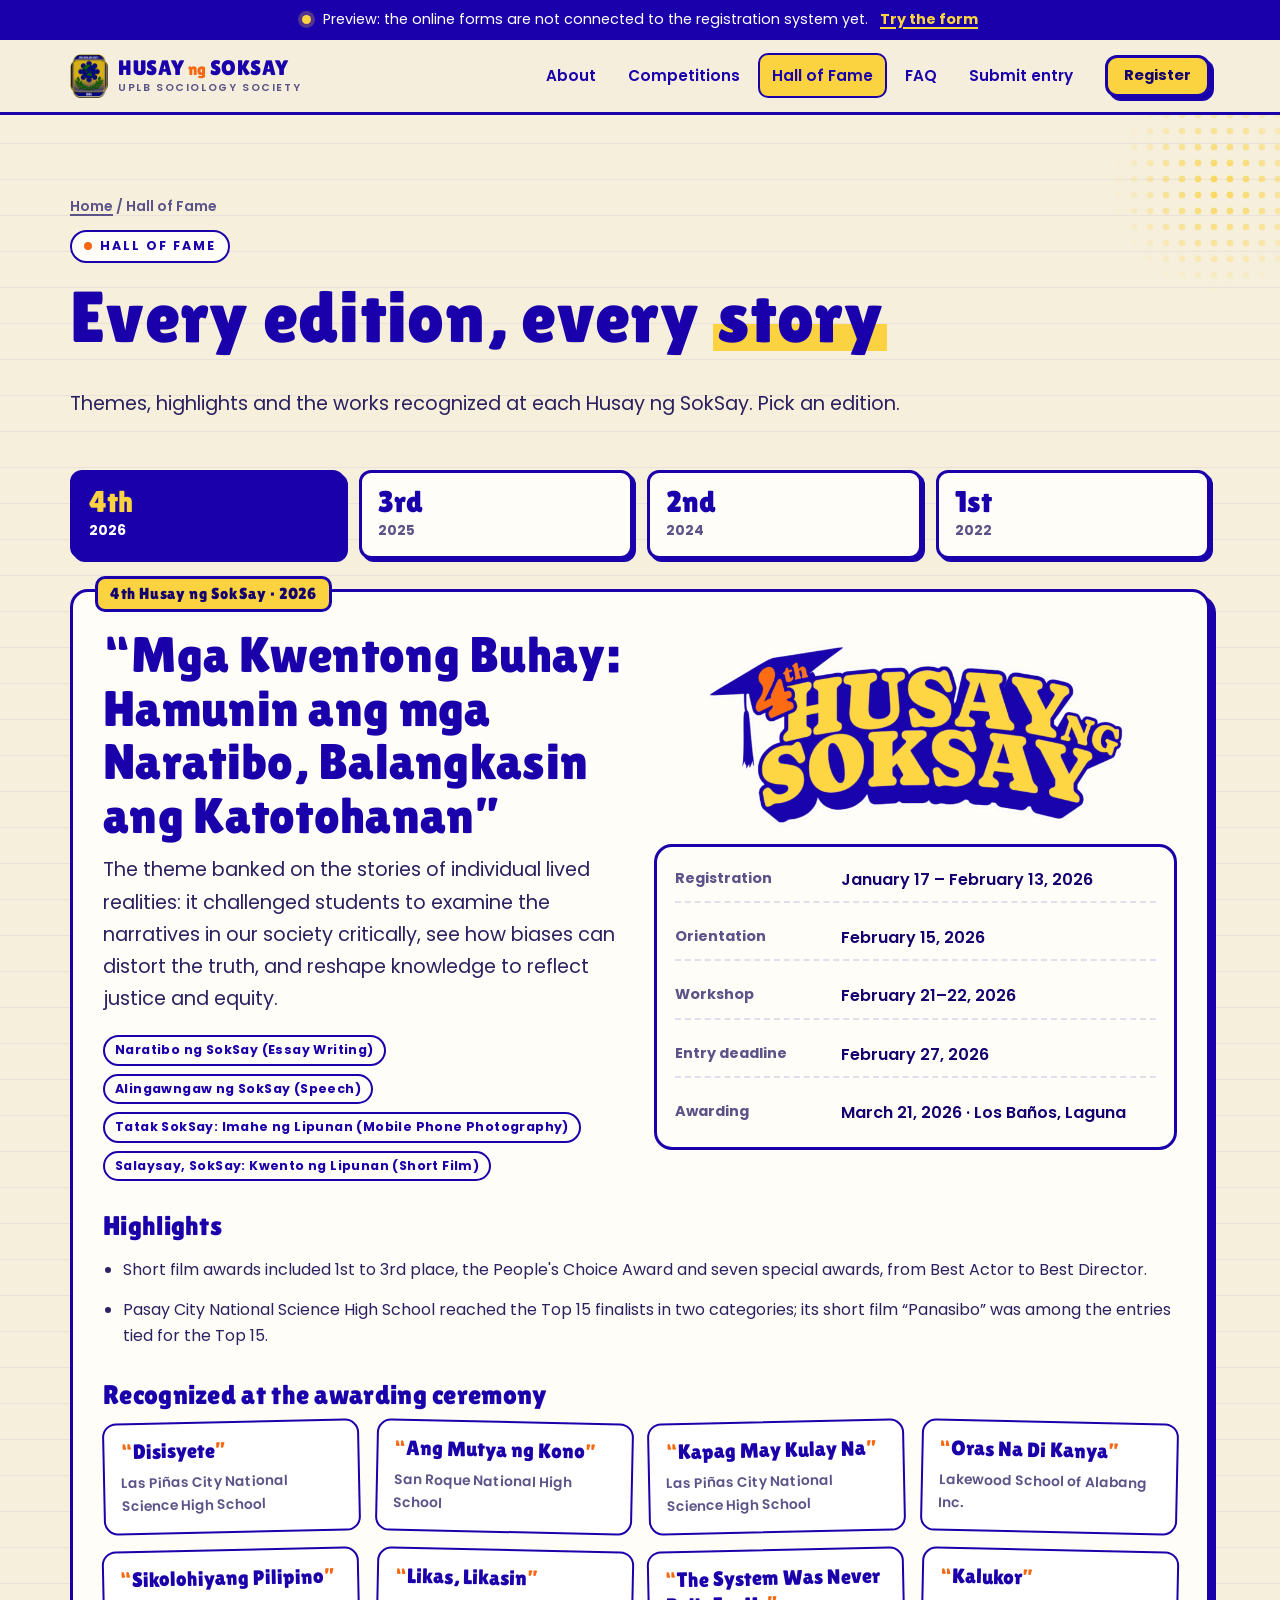
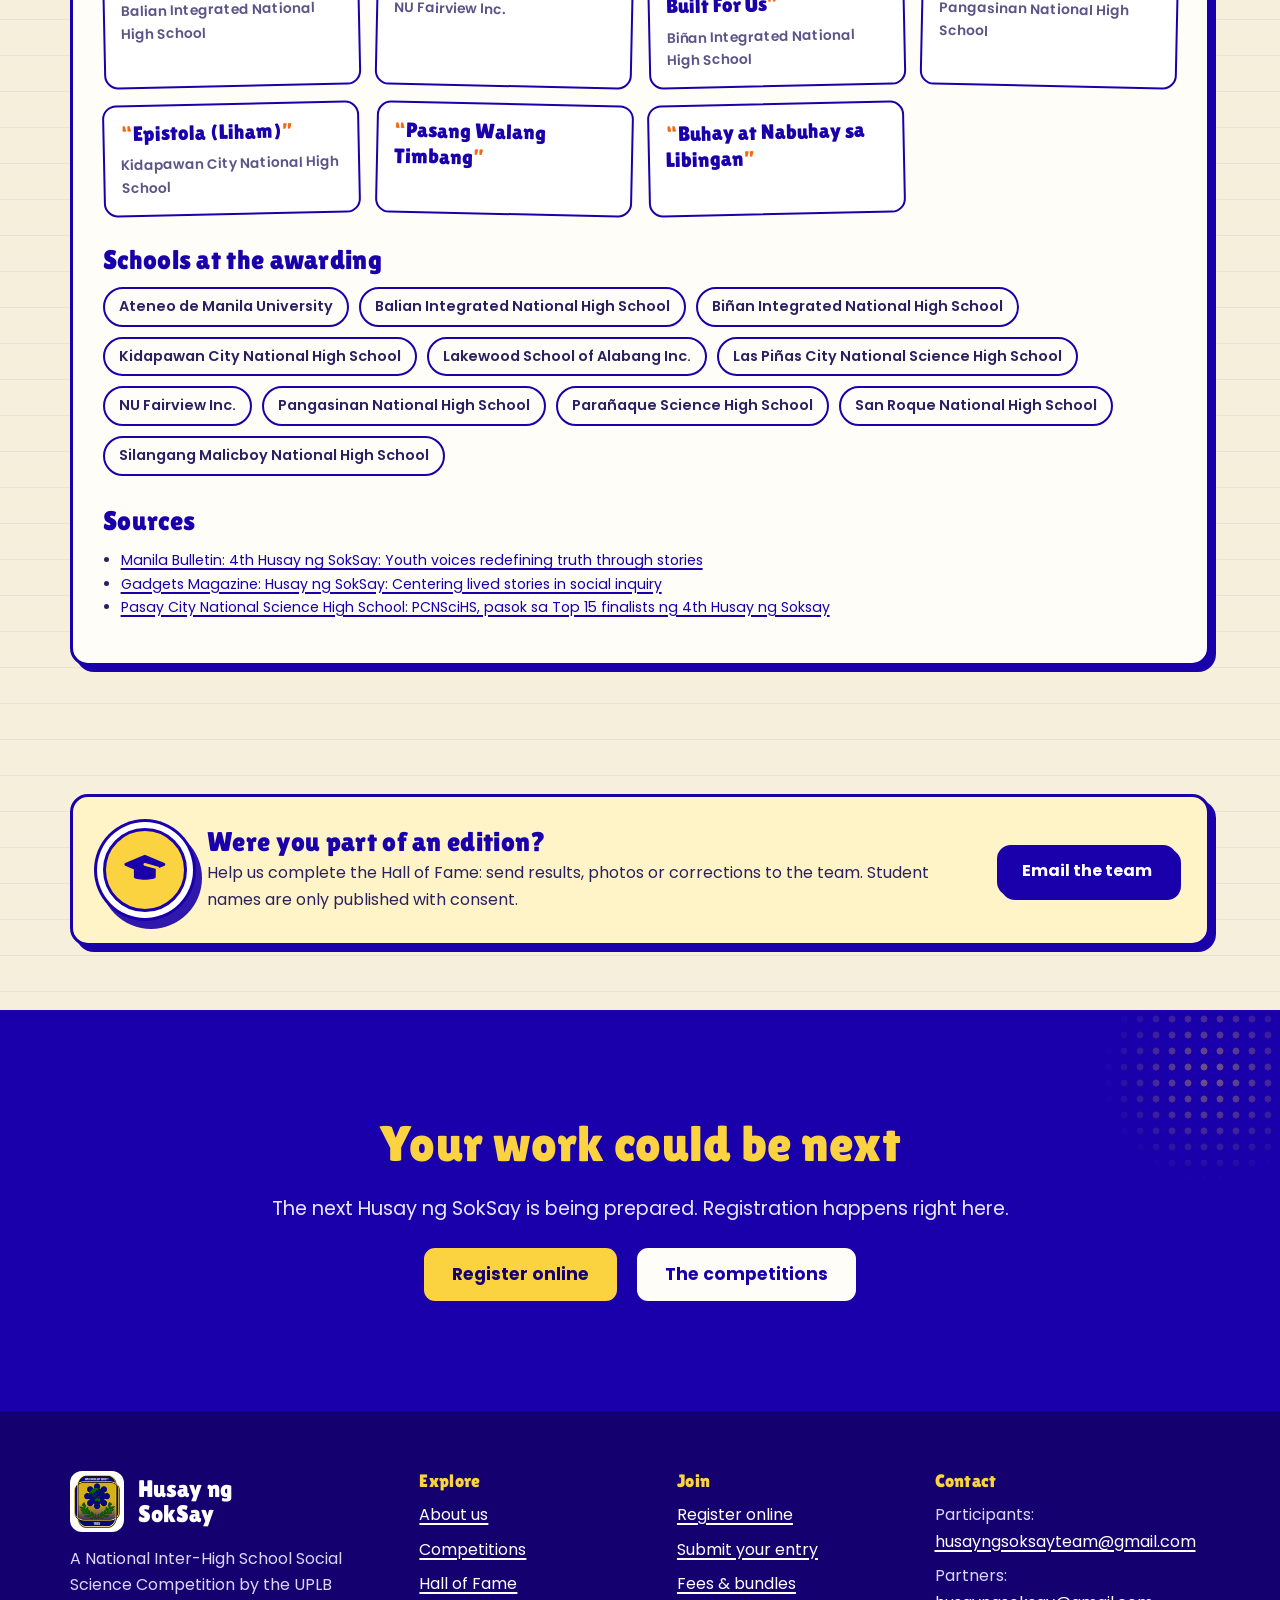
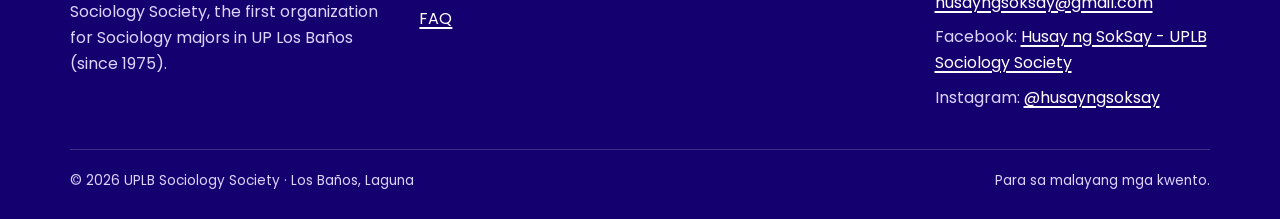
<file: site/archive.html>
<!doctype html>
<html lang="en" class="no-js">
<head>
<meta charset="utf-8">
<meta name="viewport" content="width=device-width, initial-scale=1">
<title>Hall of Fame — Husay ng SokSay</title>
<meta name="description" content="Every edition of Husay ng SokSay: themes, highlights, recognized works and schools.">
<meta name="theme-color" content="#1a00ab">
<meta property="og:type" content="website">
<meta property="og:site_name" content="Husay ng SokSay">
<meta property="og:title" content="Hall of Fame — Husay ng SokSay">
<meta property="og:description" content="Every edition of Husay ng SokSay: themes, highlights, recognized works and schools.">
<link rel="icon" type="image/png" href="assets/img/favicon.png">
<link rel="apple-touch-icon" href="assets/img/apple-touch-icon.png">
<link rel="preconnect" href="https://fonts.googleapis.com">
<link rel="preconnect" href="https://fonts.gstatic.com" crossorigin>
<link rel="stylesheet" href="https://fonts.googleapis.com/css2?family=Lilita+One&amp;family=Poppins:wght@400;500;600;700;800&amp;display=swap">
<link rel="stylesheet" href="assets/css/style.css">
</head>
<body>
<a class="skip-link" href="#main">Skip to content</a>
<div id="statusbar" class="statusbar" role="status" hidden></div>
<header class="site-header">
  <div class="wrap header-inner">
    <a class="brand" href="index.html" aria-label="Husay ng SokSay home">
      <img src="assets/img/socsoc-emblem-96.png" alt="" width="38" height="44">
      <span class="brand-text"><span class="brand-word">HUSAY<i>ng</i>SOKSAY</span><small>UPLB Sociology Society</small></span>
    </a>
    <button class="nav-toggle" type="button" aria-expanded="false" aria-controls="site-nav"><span class="bars"><span></span></span><span class="label">Menu</span></button>
    <nav class="nav" id="site-nav" aria-label="Main">
      <ul>
        <li class="nav-mobile"><a href="index.html">Home</a></li>
        <li><a href="about.html">About</a></li>
        <li><a href="competitions.html">Competitions</a></li>
        <li><a href="archive.html">Hall of Fame</a></li>
        <li><a href="faq.html">FAQ</a></li>
        <li><a href="submit.html">Submit entry</a></li>
        <li class="nav-mobile nav-cta"><a href="register.html">Register</a></li>
      </ul>
    </nav>
    <a class="btn btn-yellow btn-sm header-cta" href="register.html">Register</a>
  </div>
</header>
<main id="main">
<section class="page-head">
  <div class="halftone" style="top:-40px;right:-50px"></div>
  <div class="wrap">
    <p class="crumbs"><a href="index.html">Home</a> / Hall of Fame</p>
    <span class="eyebrow">Hall of Fame</span>
    <h1>Every edition, every <span class="hl">story</span></h1>
    <p class="lead">Themes, highlights and the works recognized at each Husay ng SokSay. Pick an edition.</p>
  </div>
</section>

<section class="section-tight" style="padding-top:0">
  <div class="wrap">
    <div class="editions" role="tablist" aria-label="Editions" id="edition-tabs"></div>
    <div id="edition-panel" role="tabpanel" tabindex="0" aria-live="polite">
      <noscript><div class="card"><p>Turn on JavaScript to browse the editions.</p></div></noscript>
    </div>
  </div>
</section>

<section class="section-tight">
  <div class="wrap">
    <div class="card card-yellow reveal" style="display:flex;gap:20px;align-items:center;flex-wrap:wrap">
      <span class="sticker"><svg viewBox="0 0 48 48" aria-hidden="true"><path d="M3 18L24 9l21 9-21 9z" fill="#1a00ab" stroke="#1a00ab" stroke-width="3" stroke-linejoin="round"/><path d="M12 23v9c0 4 24 4 24 0v-9l-12 5z" fill="#1a00ab"/><path d="M24 18l14 4v12" fill="none" stroke="#fbd23f" stroke-width="3" stroke-linecap="round"/></svg></span>
      <div style="flex:1;min-width:240px">
        <h3 style="margin-bottom:4px">Were you part of an edition?</h3>
        <p class="mb-0">Help us complete the Hall of Fame: send results, photos or corrections to the team. Student names are only published with consent.</p>
      </div>
      <a class="btn" data-contact="participants" href="mailto:husayngsoksayteam@gmail.com">Email the team</a>
    </div>
  </div>
</section>

<section class="section cta-band">
  <div class="halftone" style="top:-50px;right:-40px"></div>
  <div class="wrap center">
    <h2>Your work could be next</h2>
    <p class="lead">The next Husay ng SokSay is being prepared. Registration happens right here.</p>
    <div class="btn-row" style="justify-content:center">
      <a class="btn btn-yellow btn-lg" href="register.html">Register online</a>
      <a class="btn btn-paper btn-lg" href="competitions.html">The competitions</a>
    </div>
  </div>
</section>
</main>
<footer class="site-footer">
  <div class="wrap">
    <div class="footer-grid">
      <div>
        <div class="foot-brand"><img src="assets/img/socsoc-emblem-96.png" alt="UPLB Sociology Society emblem" width="54" height="62"><b>Husay ng<br>SokSay</b></div>
        <p>A National Inter-High School Social Science Competition by the UPLB Sociology Society, the first organization for Sociology majors in UP Los Baños (since 1975).</p>
      </div>
      <div>
        <h4>Explore</h4>
        <ul>
          <li><a href="about.html">About us</a></li>
          <li><a href="competitions.html">Competitions</a></li>
          <li><a href="archive.html">Hall of Fame</a></li>
          <li><a href="faq.html">FAQ</a></li>
        </ul>
      </div>
      <div>
        <h4>Join</h4>
        <ul>
          <li><a href="register.html">Register online</a></li>
          <li><a href="submit.html">Submit your entry</a></li>
          <li><a href="competitions.html#fees">Fees &amp; bundles</a></li>
        </ul>
      </div>
      <div>
        <h4>Contact</h4>
        <ul>
          <li>Participants: <a data-contact="participants" href="mailto:husayngsoksayteam@gmail.com">husayngsoksayteam@gmail.com</a></li>
          <li>Partners: <a data-contact="partners" href="mailto:husayngsoksay@gmail.com">husayngsoksay@gmail.com</a></li>
          <li>Facebook: <a data-contact="facebook" href="https://www.facebook.com/search/top?q=Husay%20ng%20SokSay%20-%20UPLB%20Sociology%20Society" target="_blank" rel="noopener">Husay ng SokSay - UPLB Sociology Society</a></li>
          <li>Instagram: <a data-contact="instagram" href="https://www.instagram.com/husayngsoksay/" target="_blank" rel="noopener">@husayngsoksay</a></li>
        </ul>
      </div>
    </div>
    <div class="foot-bottom"><span>&copy; <span data-year>2026</span> UPLB Sociology Society &middot; Los Ba&ntilde;os, Laguna</span><span>Para sa malayang mga kwento.</span></div>
  </div>
</footer>
<script src="assets/js/config.js"></script>
<script src="assets/js/defaults.js"></script>
<script src="assets/js/api.js"></script>
<script src="assets/js/app.js"></script>
<script src="assets/js/archive-data.js"></script>
<script src="assets/js/archive.js"></script>
</body>
</html>
</file>
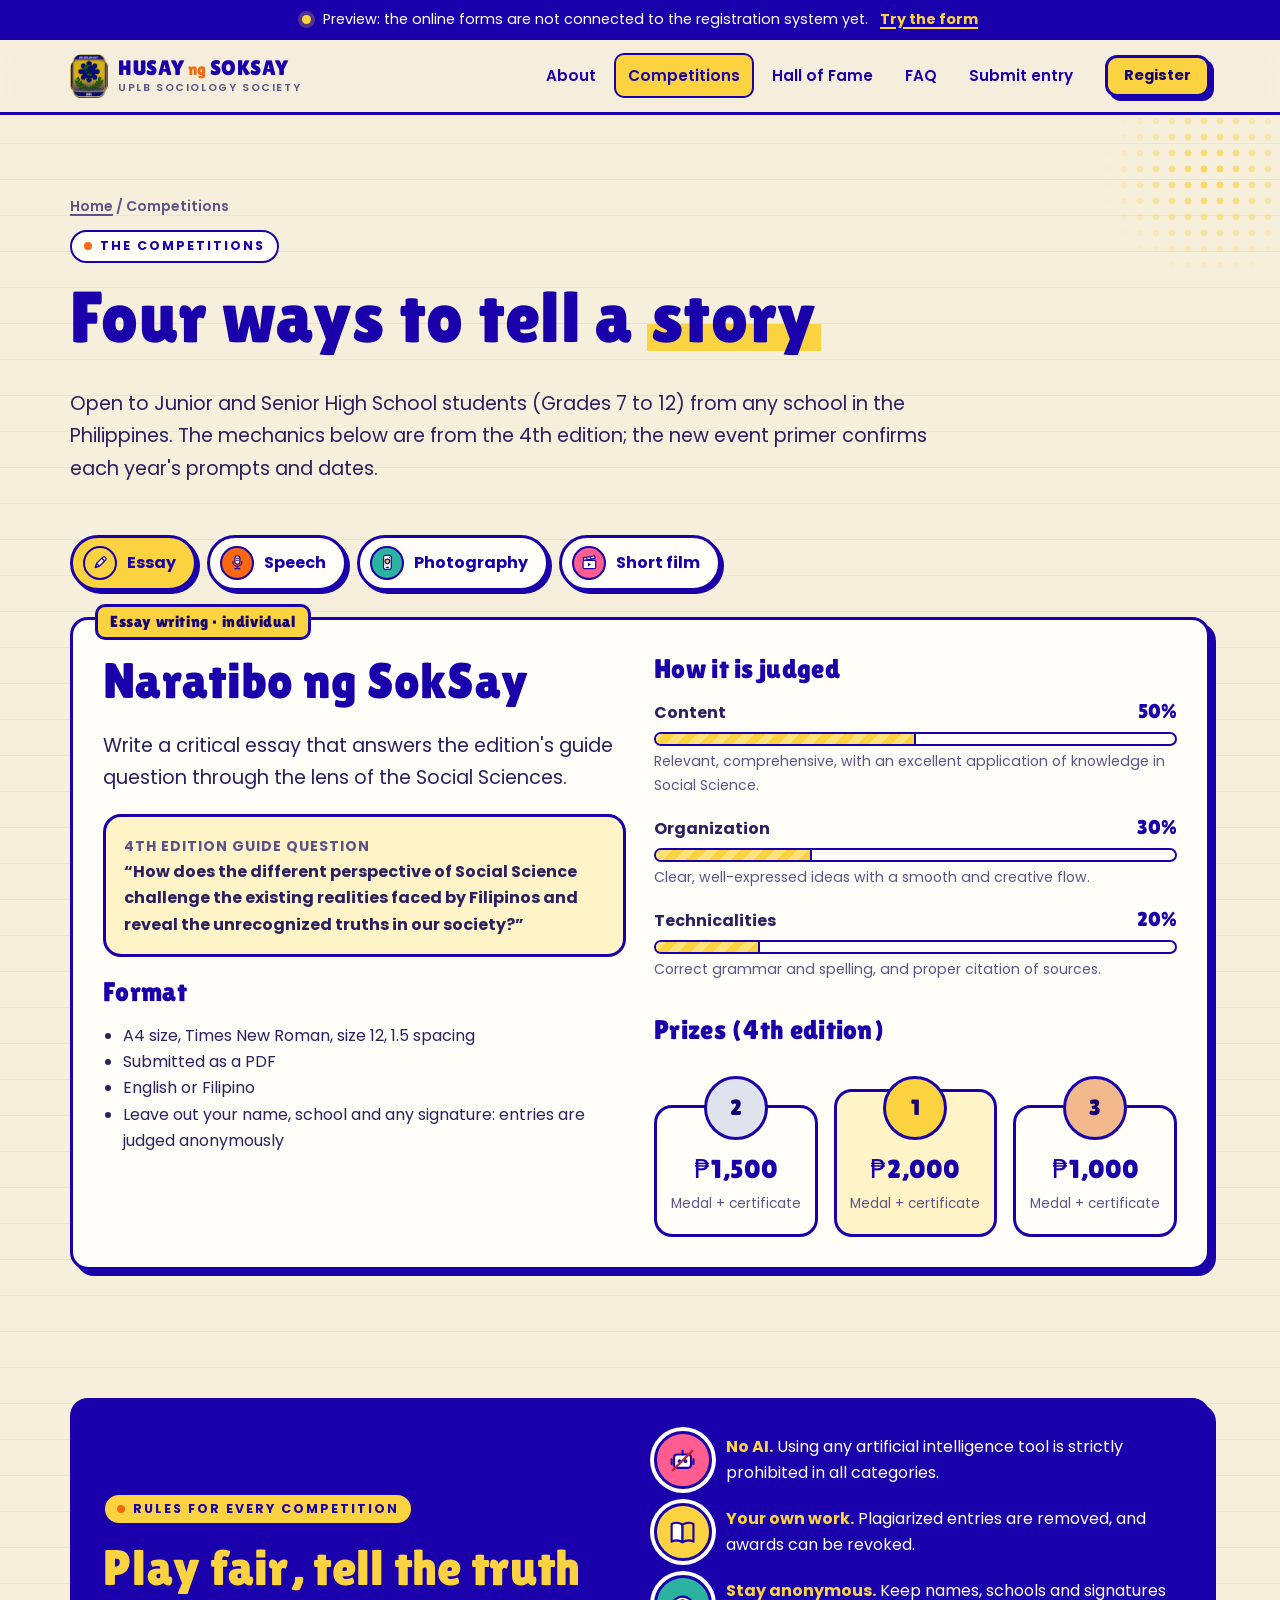
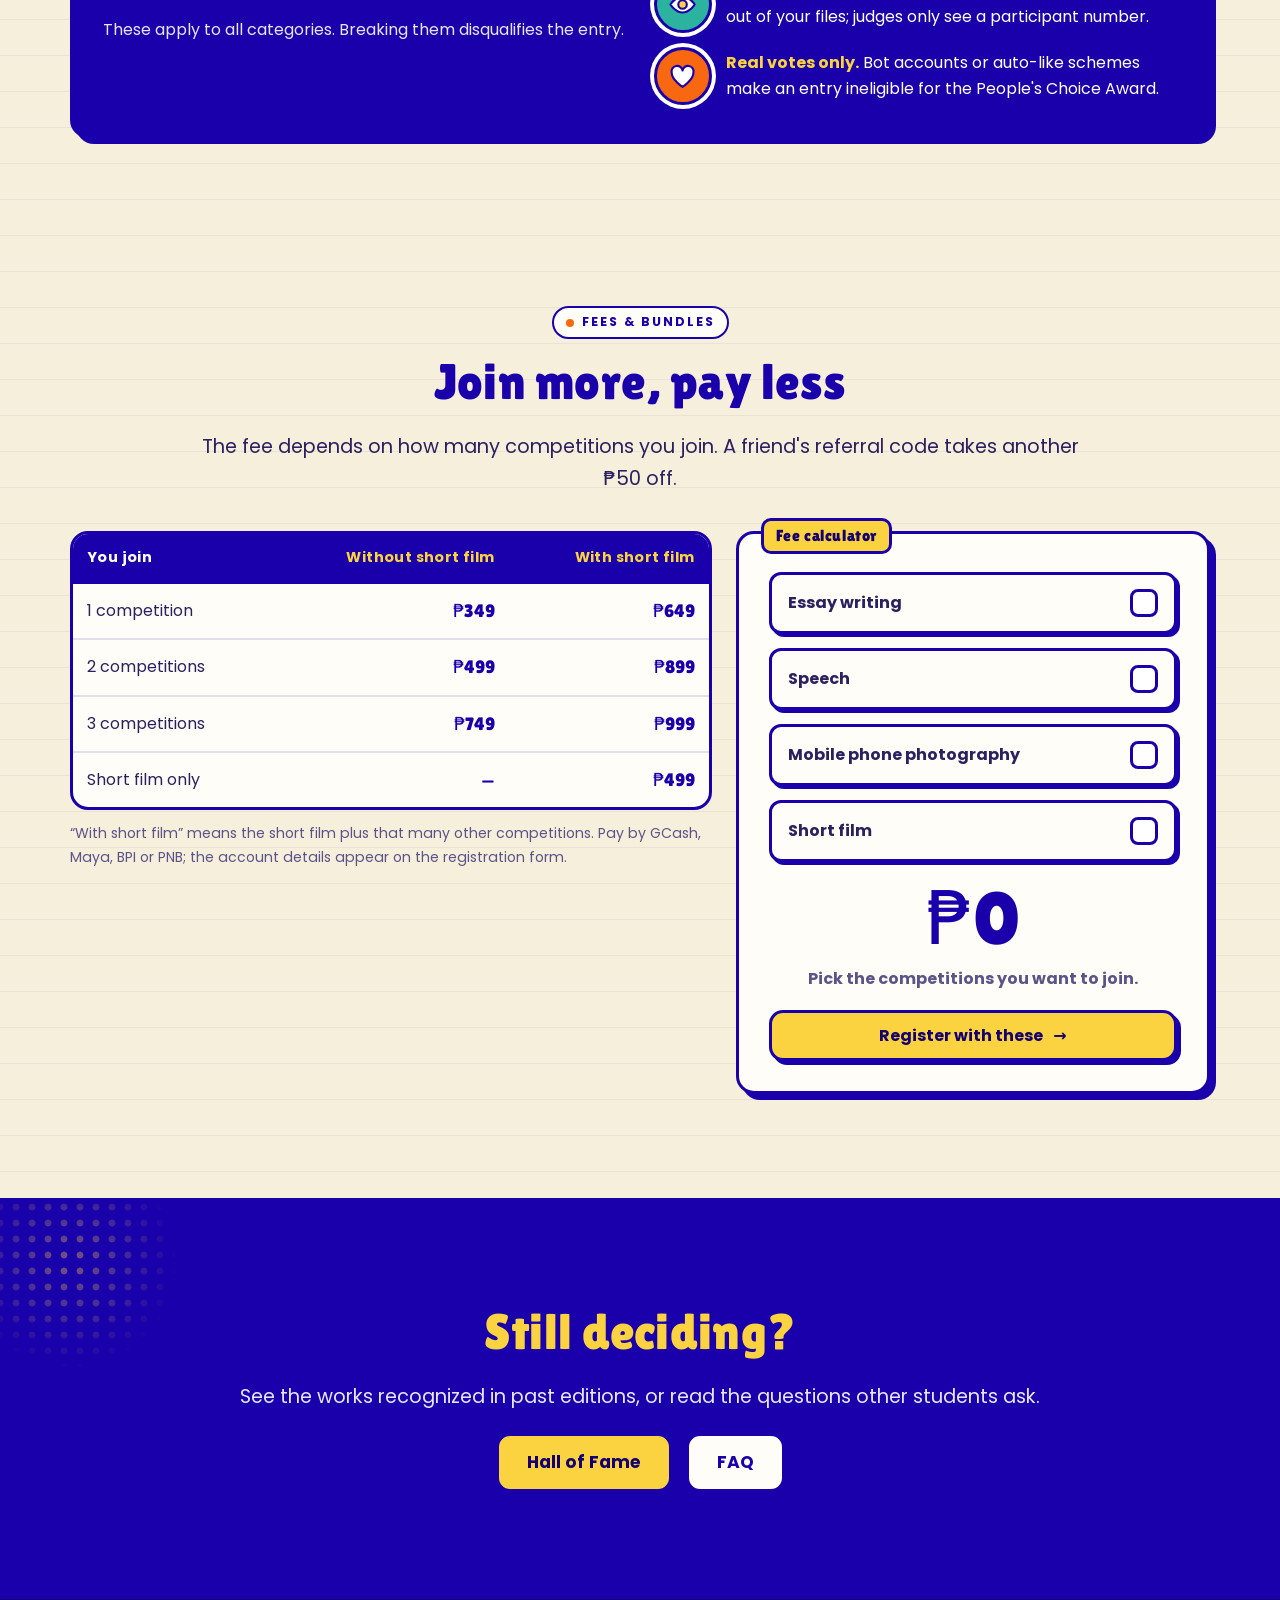
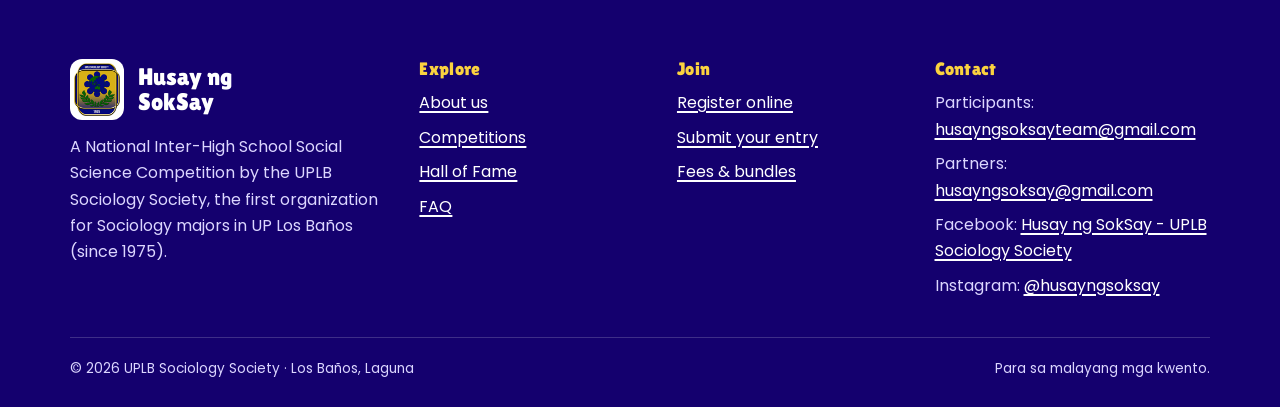
<file: site/competitions.html>
<!doctype html>
<html lang="en" class="no-js">
<head>
<meta charset="utf-8">
<meta name="viewport" content="width=device-width, initial-scale=1">
<title>Competitions, rules and fees — Husay ng SokSay</title>
<meta name="description" content="Essay writing, speech, mobile phone photography and short film: mechanics, judging criteria, prizes, registration fees and bundles.">
<meta name="theme-color" content="#1a00ab">
<meta property="og:type" content="website">
<meta property="og:site_name" content="Husay ng SokSay">
<meta property="og:title" content="Competitions, rules and fees — Husay ng SokSay">
<meta property="og:description" content="Essay writing, speech, mobile phone photography and short film: mechanics, judging criteria, prizes, registration fees and bundles.">
<link rel="icon" type="image/png" href="assets/img/favicon.png">
<link rel="apple-touch-icon" href="assets/img/apple-touch-icon.png">
<link rel="preconnect" href="https://fonts.googleapis.com">
<link rel="preconnect" href="https://fonts.gstatic.com" crossorigin>
<link rel="stylesheet" href="https://fonts.googleapis.com/css2?family=Lilita+One&amp;family=Poppins:wght@400;500;600;700;800&amp;display=swap">
<link rel="stylesheet" href="assets/css/style.css">
</head>
<body>
<a class="skip-link" href="#main">Skip to content</a>
<div id="statusbar" class="statusbar" role="status" hidden></div>
<header class="site-header">
  <div class="wrap header-inner">
    <a class="brand" href="index.html" aria-label="Husay ng SokSay home">
      <img src="assets/img/socsoc-emblem-96.png" alt="" width="38" height="44">
      <span class="brand-text"><span class="brand-word">HUSAY<i>ng</i>SOKSAY</span><small>UPLB Sociology Society</small></span>
    </a>
    <button class="nav-toggle" type="button" aria-expanded="false" aria-controls="site-nav"><span class="bars"><span></span></span><span class="label">Menu</span></button>
    <nav class="nav" id="site-nav" aria-label="Main">
      <ul>
        <li class="nav-mobile"><a href="index.html">Home</a></li>
        <li><a href="about.html">About</a></li>
        <li><a href="competitions.html">Competitions</a></li>
        <li><a href="archive.html">Hall of Fame</a></li>
        <li><a href="faq.html">FAQ</a></li>
        <li><a href="submit.html">Submit entry</a></li>
        <li class="nav-mobile nav-cta"><a href="register.html">Register</a></li>
      </ul>
    </nav>
    <a class="btn btn-yellow btn-sm header-cta" href="register.html">Register</a>
  </div>
</header>
<main id="main">
<section class="page-head">
  <div class="halftone" style="top:-50px;right:-40px"></div>
  <div class="wrap">
    <p class="crumbs"><a href="index.html">Home</a> / Competitions</p>
    <span class="eyebrow">The competitions</span>
    <h1>Four ways to tell a <span class="hl">story</span></h1>
    <p class="lead">Open to Junior and Senior High School students (Grades 7 to 12) from any school in the Philippines. The mechanics below are from the 4th edition; the new event primer confirms each year's prompts and dates.</p>
  </div>
</section>

<section class="section-tight" style="padding-top:0">
  <div class="wrap">
    <div class="tabs" role="tablist" aria-label="Competitions" id="comp-tabs">
      <button class="tab" role="tab" id="tab-essay" aria-controls="essay" aria-selected="true"><span class="sticker essay sm"><svg viewBox="0 0 48 48" aria-hidden="true"><path d="M9 39l4-12L31 9a4 4 0 0 1 6 0l2 2a4 4 0 0 1 0 6L21 35z" fill="#fff" stroke="#1a00ab" stroke-width="3.5" stroke-linejoin="round"/><path d="M13 27l8 8M28 12l8 8" stroke="#1a00ab" stroke-width="3.5"/><path d="M9 39l2.6-7.6 5 5z" fill="#1a00ab"/></svg></span>Essay</button>
      <button class="tab" role="tab" id="tab-speech" aria-controls="speech" aria-selected="false" tabindex="-1"><span class="sticker speech sm"><svg viewBox="0 0 48 48" aria-hidden="true"><rect x="17" y="5" width="14" height="24" rx="7" fill="#fff" stroke="#1a00ab" stroke-width="3.5"/><path d="M11 22a13 13 0 0 0 26 0M24 35v7M17 42h14" fill="none" stroke="#1a00ab" stroke-width="3.5" stroke-linecap="round"/><path d="M21 12h6M21 18h6" stroke="#1a00ab" stroke-width="3" stroke-linecap="round"/></svg></span>Speech</button>
      <button class="tab" role="tab" id="tab-photo" aria-controls="photo" aria-selected="false" tabindex="-1"><span class="sticker photo sm"><svg viewBox="0 0 48 48" aria-hidden="true"><rect x="13" y="4" width="22" height="40" rx="5" fill="#fff" stroke="#1a00ab" stroke-width="3.5"/><circle cx="24" cy="21" r="6.5" fill="#fbd23f" stroke="#1a00ab" stroke-width="3.5"/><path d="M21 38h6" stroke="#1a00ab" stroke-width="3.5" stroke-linecap="round"/><circle cx="29.5" cy="10" r="1.8" fill="#1a00ab"/></svg></span>Photography</button>
      <button class="tab" role="tab" id="tab-film" aria-controls="film" aria-selected="false" tabindex="-1"><span class="sticker film sm"><svg viewBox="0 0 48 48" aria-hidden="true"><rect x="6" y="18" width="36" height="24" rx="3" fill="#fff" stroke="#1a00ab" stroke-width="3.5"/><path d="M6 11l33-6 1.4 7.5-33 6z" fill="#fff" stroke="#1a00ab" stroke-width="3.5" stroke-linejoin="round"/><path d="M15 9.4l4 7M25 7.6l4 7" stroke="#1a00ab" stroke-width="3.5"/><path d="M20 25v10l9-5z" fill="#1a00ab"/></svg></span>Short film</button>
    </div>

    <!-- ESSAY -->
    <div class="tab-panel" role="tabpanel" id="essay" aria-labelledby="tab-essay" tabindex="0">
      <div class="card" style="padding-top:34px">
        <span class="card-tag">Essay writing · individual</span>
        <div class="grid grid-2">
          <div>
            <h2>Naratibo ng SokSay</h2>
            <p class="lead">Write a critical essay that answers the edition's guide question through the lens of the Social Sciences.</p>
            <blockquote class="card card-flat card-yellow" style="margin:0 0 20px;padding:16px 18px"><span class="small muted" style="font-weight:700;letter-spacing:1px;text-transform:uppercase">4th edition guide question</span><br><b>“How does the different perspective of Social Science challenge the existing realities faced by Filipinos and reveal the unrecognized truths in our society?”</b></blockquote>
            <h3>Format</h3>
            <ul>
              <li>A4 size, Times New Roman, size 12, 1.5 spacing</li>
              <li>Submitted as a PDF</li>
              <li>English or Filipino</li>
              <li>Leave out your name, school and any signature: entries are judged anonymously</li>
            </ul>
          </div>
          <div>
            <h3>How it is judged</h3>
            <ul class="criteria">
              <li><span class="name">Content</span><span class="pct">50%</span><span class="bar"><i data-w="50"></i></span><span class="desc">Relevant, comprehensive, with an excellent application of knowledge in Social Science.</span></li>
              <li><span class="name">Organization</span><span class="pct">30%</span><span class="bar"><i data-w="30"></i></span><span class="desc">Clear, well-expressed ideas with a smooth and creative flow.</span></li>
              <li><span class="name">Technicalities</span><span class="pct">20%</span><span class="bar"><i data-w="20"></i></span><span class="desc">Correct grammar and spelling, and proper citation of sources.</span></li>
            </ul>
            <h3 style="margin-top:34px">Prizes (4th edition)</h3>
            <div class="prizes" style="margin-top:44px">
              <div class="prize silver"><span class="medal">2</span><b>₱1,500</b><span>Medal + certificate</span></div>
              <div class="prize gold"><span class="medal">1</span><b>₱2,000</b><span>Medal + certificate</span></div>
              <div class="prize bronze"><span class="medal">3</span><b>₱1,000</b><span>Medal + certificate</span></div>
            </div>
          </div>
        </div>
      </div>
    </div>

    <!-- SPEECH -->
    <div class="tab-panel" role="tabpanel" id="speech" aria-labelledby="tab-speech" tabindex="0" hidden>
      <div class="card" style="padding-top:34px">
        <span class="card-tag">Speech · individual</span>
        <div class="grid grid-2">
          <div>
            <h2>Alingawngaw ng SokSay</h2>
            <p class="lead">Write an original speech on the theme and deliver it on video.</p>
            <blockquote class="card card-flat card-yellow" style="margin:0 0 20px;padding:16px 18px"><span class="small muted" style="font-weight:700;letter-spacing:1px;text-transform:uppercase">4th edition guide question</span><br><b>“How can the everyday experiences of Filipinos, combined with the practice and lens of Social Sciences, help in shaping our perspective of the lived realities of many Filipinos?”</b></blockquote>
            <h3>Mechanics</h3>
            <ul>
              <li>Original title and original text, in Filipino or English</li>
              <li>A video of 2 to 5 minutes, in landscape orientation; unedited videos are encouraged</li>
              <li>Submit the written speech as a PDF together with the video</li>
              <li>Plagiarism means disqualification, and awards given to plagiarized work can be revoked</li>
            </ul>
          </div>
          <div>
            <h3>How it is judged</h3>
            <ul class="criteria">
              <li><span class="name">Content</span><span class="pct">50%</span><span class="bar"><i data-w="50"></i></span><span class="desc">Topic, ideas and message are relevant to the theme, well presented and creatively plotted.</span></li>
              <li><span class="name">Delivery</span><span class="pct">30%</span><span class="bar"><i data-w="30"></i></span><span class="desc">Clear pronunciation, the right tone and fitting actions.</span></li>
              <li><span class="name">Technicalities</span><span class="pct">20%</span><span class="bar"><i data-w="20"></i></span><span class="desc">Within the time limit, correct grammar, meets the technical requirements.</span></li>
            </ul>
            <h3 style="margin-top:34px">Prizes (4th edition)</h3>
            <div class="prizes" style="margin-top:44px">
              <div class="prize silver"><span class="medal">2</span><b>₱1,500</b><span>Medal + certificate</span></div>
              <div class="prize gold"><span class="medal">1</span><b>₱2,000</b><span>Medal + certificate</span></div>
              <div class="prize bronze"><span class="medal">3</span><b>₱1,000</b><span>Medal + certificate</span></div>
            </div>
          </div>
        </div>
      </div>
    </div>

    <!-- PHOTO -->
    <div class="tab-panel" role="tabpanel" id="photo" aria-labelledby="tab-photo" tabindex="0" hidden>
      <div class="card" style="padding-top:34px">
        <span class="card-tag">Mobile phone photography · individual</span>
        <div class="grid grid-2">
          <div>
            <h2>Tatak SokSay: Imahe ng Lipunan</h2>
            <p class="lead">Take one photo with a mobile phone that reflects the theme, and explain the story behind it.</p>
            <blockquote class="card card-flat card-yellow" style="margin:0 0 20px;padding:16px 18px"><span class="small muted" style="font-weight:700;letter-spacing:1px;text-transform:uppercase">4th edition theme</span><br><b>“Capture an everyday occurrence of a Filipino life and showcase the deeper stories behind it that make up their realities through the lens of Social Sciences.”</b></blockquote>
            <h3>Mechanics</h3>
            <ul>
              <li>Mobile phones or smartphones only; the photo must be your own and original</li>
              <li>Cropping, brightness, contrast and similar adjustments are fine; removing things from the image is not</li>
              <li>A title and a 150–200 word explanation in Filipino or English, laid out with the photo on an A4 page</li>
              <li>One entry per participant; get permission from the people and property owners in your photo</li>
              <li>No sensitive images, threats to national security or community peace, or discrimination against women and youth</li>
            </ul>
          </div>
          <div>
            <h3>How it is judged</h3>
            <ul class="criteria">
              <li><span class="name">Conveys the theme</span><span class="pct">40%</span><span class="bar"><i data-w="40"></i></span><span class="desc">A relevant analysis of the community's social condition with a clear message.</span></li>
              <li><span class="name">Explanation</span><span class="pct">30%</span><span class="bar"><i data-w="30"></i></span><span class="desc">Follows the word count and broadens the message of the image.</span></li>
              <li><span class="name">Perception of the photo</span><span class="pct">20%</span><span class="bar"><i data-w="20"></i></span><span class="desc">Captures the attention of the audience.</span></li>
              <li><span class="name">Technicalities</span><span class="pct">10%</span><span class="bar"><i data-w="10"></i></span><span class="desc">Original, taken only with a mobile phone, follows every rule.</span></li>
            </ul>
            <h3 style="margin-top:34px">Prizes (4th edition)</h3>
            <div class="prizes" style="margin-top:44px">
              <div class="prize silver"><span class="medal">2</span><b>₱1,500</b><span>Medal + certificate</span></div>
              <div class="prize gold"><span class="medal">1</span><b>₱2,000</b><span>Medal + certificate</span></div>
              <div class="prize bronze"><span class="medal">3</span><b>₱1,000</b><span>Medal + certificate</span></div>
            </div>
          </div>
        </div>
      </div>
    </div>

    <!-- FILM -->
    <div class="tab-panel" role="tabpanel" id="film" aria-labelledby="tab-film" tabindex="0" hidden>
      <div class="card" style="padding-top:34px">
        <span class="card-tag">Short film · teams of up to 10</span>
        <div class="grid grid-2">
          <div>
            <h2>Salaysay, SokSay: Kwento ng Lipunan</h2>
            <p class="lead">Make a short film as a team. Finalists also compete for the People's Choice Award on Facebook.</p>
            <blockquote class="card card-flat card-yellow" style="margin:0 0 20px;padding:16px 18px"><span class="small muted" style="font-weight:700;letter-spacing:1px;text-transform:uppercase">4th edition theme</span><br><b>“Through the lens of truth and creativity, capture the untold stories of Filipino youth, challenge the narratives that define them, and inspire action to shape a brighter future.”</b></blockquote>
            <h3>Guidelines</h3>
            <ul>
              <li>Up to 10 team members, technical and production crew included</li>
              <li>3 to 5 minutes long, not counting the closing credits</li>
              <li>Royalty-free or original music only; copyrighted music means disqualification</li>
              <li>No previously published or commissioned work, and no commercial brands or personalities</li>
              <li>Finalists' films are posted on Facebook for People's Choice Award voting (with a signed consent form)</li>
            </ul>
          </div>
          <div>
            <h3>How it is judged</h3>
            <ul class="criteria">
              <li><span class="name">Originality</span><span class="pct">25%</span><span class="bar"><i data-w="25"></i></span></li>
              <li><span class="name">Cinematography and editing</span><span class="pct">25%</span><span class="bar"><i data-w="25"></i></span></li>
              <li><span class="name">Production and sound design</span><span class="pct">20%</span><span class="bar"><i data-w="20"></i></span></li>
              <li><span class="name">Creativity</span><span class="pct">10%</span><span class="bar"><i data-w="10"></i></span></li>
              <li><span class="name">Plot and characters</span><span class="pct">10%</span><span class="bar"><i data-w="10"></i></span></li>
              <li><span class="name">Call to action</span><span class="pct">10%</span><span class="bar"><i data-w="10"></i></span><span class="desc">Does the film make viewers want to change something or spread the message?</span></li>
            </ul>
            <h3 style="margin-top:34px">Prizes (4th edition)</h3>
            <div class="prizes" style="margin-top:44px">
              <div class="prize silver"><span class="medal">2</span><b>₱3,000</b><span>Plaque + certificate</span></div>
              <div class="prize gold"><span class="medal">1</span><b>₱5,000</b><span>Plaque + certificate</span></div>
              <div class="prize bronze"><span class="medal">3</span><b>₱1,500</b><span>Plaque + certificate</span></div>
            </div>
            <p class="small" style="margin-top:16px"><b>People's Choice Award:</b> plaque, certificate and ₱1,000. <b>Special awards</b> (medal and certificate): Best Actor, Best Actress, Best Director, Best Screenplay, Best in Film Score, Best in Production Design, Best in Cinematography &amp; Editing.</p>
          </div>
        </div>
      </div>
    </div>
  </div>
</section>

<section class="section-tight">
  <div class="wrap">
    <div class="card card-indigo reveal">
      <div class="grid grid-2" style="align-items:center">
        <div>
          <span class="eyebrow" style="background:var(--yellow)">Rules for every competition</span>
          <h2>Play fair, tell the truth</h2>
          <p class="mb-0" style="color:#e9e5ff">These apply to all categories. Breaking them disqualifies the entry.</p>
        </div>
        <ul class="stack" style="list-style:none;padding:0;margin:0">
          <li style="display:flex;gap:14px;align-items:center"><span class="sticker film sm" style="flex-shrink:0"><svg viewBox="0 0 48 48" aria-hidden="true"><rect x="10" y="14" width="28" height="22" rx="5" fill="#fff" stroke="#1a00ab" stroke-width="3.5"/><circle cx="19" cy="25" r="3" fill="#1a00ab"/><circle cx="29" cy="25" r="3" fill="#1a00ab"/><path d="M24 14V8M6 22v8M42 22v8" stroke="#1a00ab" stroke-width="3.5" stroke-linecap="round"/><path d="M8 40L40 8" stroke="#c0262d" stroke-width="4" stroke-linecap="round"/></svg></span><span><b style="color:var(--yellow)">No AI.</b> Using any artificial intelligence tool is strictly prohibited in all categories.</span></li>
          <li style="display:flex;gap:14px;align-items:center"><span class="sticker essay sm" style="flex-shrink:0"><svg viewBox="0 0 48 48" aria-hidden="true"><path d="M6 10c6-3 12-3 18 1v29c-6-4-12-4-18-1z" fill="#fff" stroke="#1a00ab" stroke-width="3.5" stroke-linejoin="round"/><path d="M42 10c-6-3-12-3-18 1v29c6-4 12-4 18-1z" fill="#fbd23f" stroke="#1a00ab" stroke-width="3.5" stroke-linejoin="round"/></svg></span><span><b style="color:var(--yellow)">Your own work.</b> Plagiarized entries are removed, and awards can be revoked.</span></li>
          <li style="display:flex;gap:14px;align-items:center"><span class="sticker photo sm" style="flex-shrink:0"><svg viewBox="0 0 48 48" aria-hidden="true"><path d="M4 24s8-13 20-13 20 13 20 13-8 13-20 13S4 24 4 24z" fill="#fff" stroke="#1a00ab" stroke-width="3.5" stroke-linejoin="round"/><circle cx="24" cy="24" r="7" fill="#fbd23f" stroke="#1a00ab" stroke-width="3.5"/></svg></span><span><b style="color:var(--yellow)">Stay anonymous.</b> Keep names, schools and signatures out of your files; judges only see a participant number.</span></li>
          <li style="display:flex;gap:14px;align-items:center"><span class="sticker speech sm" style="flex-shrink:0"><svg viewBox="0 0 48 48" aria-hidden="true"><path d="M24 41S6 30 6 17a9 9 0 0 1 18-3 9 9 0 0 1 18 3c0 13-18 24-18 24z" fill="#fff" stroke="#1a00ab" stroke-width="3.5" stroke-linejoin="round"/></svg></span><span><b style="color:var(--yellow)">Real votes only.</b> Bot accounts or auto-like schemes make an entry ineligible for the People's Choice Award.</span></li>
        </ul>
      </div>
    </div>
  </div>
</section>

<section class="section" id="fees">
  <div class="wrap">
    <div class="center reveal">
      <span class="eyebrow">Fees &amp; bundles</span>
      <h2>Join more, pay less</h2>
      <p class="lead">The fee depends on how many competitions you join. A friend's referral code takes another ₱50 off.</p>
    </div>
    <div class="calc" style="margin-top:36px">
      <div class="reveal">
        <table class="fee-table" data-fee-table>
          <caption class="sr-only">Registration fees</caption>
          <thead><tr><th scope="col">You join</th><th scope="col" class="num">Without short film</th><th scope="col" class="num">With short film</th></tr></thead>
          <tbody>
            <tr><td>1 competition</td><td class="num">₱349</td><td class="num">₱649</td></tr>
            <tr><td>2 competitions</td><td class="num">₱499</td><td class="num">₱899</td></tr>
            <tr><td>3 competitions</td><td class="num">₱749</td><td class="num">₱999</td></tr>
            <tr><td>Short film only</td><td class="num">—</td><td class="num">₱499</td></tr>
          </tbody>
        </table>
        <p class="small muted" style="margin-top:12px">“With short film” means the short film plus that many other competitions. Pay by GCash, Maya, BPI or PNB; the account details appear on the registration form.</p>
      </div>
      <div class="card reveal" data-delay="1" data-calc>
        <span class="card-tag">Fee calculator</span>
        <fieldset style="border:0;padding:0;margin:8px 0 0">
          <legend class="sr-only">Choose competitions</legend>
          <div class="choices">
            <label class="choice"><input type="checkbox" value="ESSAY"><span class="box"><span class="t">Essay writing</span><span class="tick"></span></span></label>
            <label class="choice"><input type="checkbox" value="SPEECH"><span class="box"><span class="t">Speech</span><span class="tick"></span></span></label>
            <label class="choice"><input type="checkbox" value="PHOTO"><span class="box"><span class="t">Mobile phone photography</span><span class="tick"></span></span></label>
            <label class="choice"><input type="checkbox" value="FILM"><span class="box"><span class="t">Short film</span><span class="tick"></span></span></label>
          </div>
        </fieldset>
        <div class="calc-total" style="margin-top:20px" data-calc-out aria-live="polite"></div>
        <a class="btn btn-yellow btn-block" style="margin-top:18px" href="register.html" data-calc-go>Register with these <span class="arrow" aria-hidden="true">→</span></a>
      </div>
    </div>
  </div>
</section>

<section class="section cta-band">
  <div class="halftone" style="top:-50px;left:-40px"></div>
  <div class="wrap center">
    <h2>Still deciding?</h2>
    <p class="lead">See the works recognized in past editions, or read the questions other students ask.</p>
    <div class="btn-row" style="justify-content:center">
      <a class="btn btn-yellow btn-lg" href="archive.html">Hall of Fame</a>
      <a class="btn btn-paper btn-lg" href="faq.html">FAQ</a>
    </div>
  </div>
</section>
</main>
<footer class="site-footer">
  <div class="wrap">
    <div class="footer-grid">
      <div>
        <div class="foot-brand"><img src="assets/img/socsoc-emblem-96.png" alt="UPLB Sociology Society emblem" width="54" height="62"><b>Husay ng<br>SokSay</b></div>
        <p>A National Inter-High School Social Science Competition by the UPLB Sociology Society, the first organization for Sociology majors in UP Los Baños (since 1975).</p>
      </div>
      <div>
        <h4>Explore</h4>
        <ul>
          <li><a href="about.html">About us</a></li>
          <li><a href="competitions.html">Competitions</a></li>
          <li><a href="archive.html">Hall of Fame</a></li>
          <li><a href="faq.html">FAQ</a></li>
        </ul>
      </div>
      <div>
        <h4>Join</h4>
        <ul>
          <li><a href="register.html">Register online</a></li>
          <li><a href="submit.html">Submit your entry</a></li>
          <li><a href="competitions.html#fees">Fees &amp; bundles</a></li>
        </ul>
      </div>
      <div>
        <h4>Contact</h4>
        <ul>
          <li>Participants: <a data-contact="participants" href="mailto:husayngsoksayteam@gmail.com">husayngsoksayteam@gmail.com</a></li>
          <li>Partners: <a data-contact="partners" href="mailto:husayngsoksay@gmail.com">husayngsoksay@gmail.com</a></li>
          <li>Facebook: <a data-contact="facebook" href="https://www.facebook.com/search/top?q=Husay%20ng%20SokSay%20-%20UPLB%20Sociology%20Society" target="_blank" rel="noopener">Husay ng SokSay - UPLB Sociology Society</a></li>
          <li>Instagram: <a data-contact="instagram" href="https://www.instagram.com/husayngsoksay/" target="_blank" rel="noopener">@husayngsoksay</a></li>
        </ul>
      </div>
    </div>
    <div class="foot-bottom"><span>&copy; <span data-year>2026</span> UPLB Sociology Society &middot; Los Ba&ntilde;os, Laguna</span><span>Para sa malayang mga kwento.</span></div>
  </div>
</footer>
<script src="assets/js/config.js"></script>
<script src="assets/js/defaults.js"></script>
<script src="assets/js/api.js"></script>
<script src="assets/js/app.js"></script>
<script src="assets/js/competitions.js"></script>
</body>
</html>
</file>
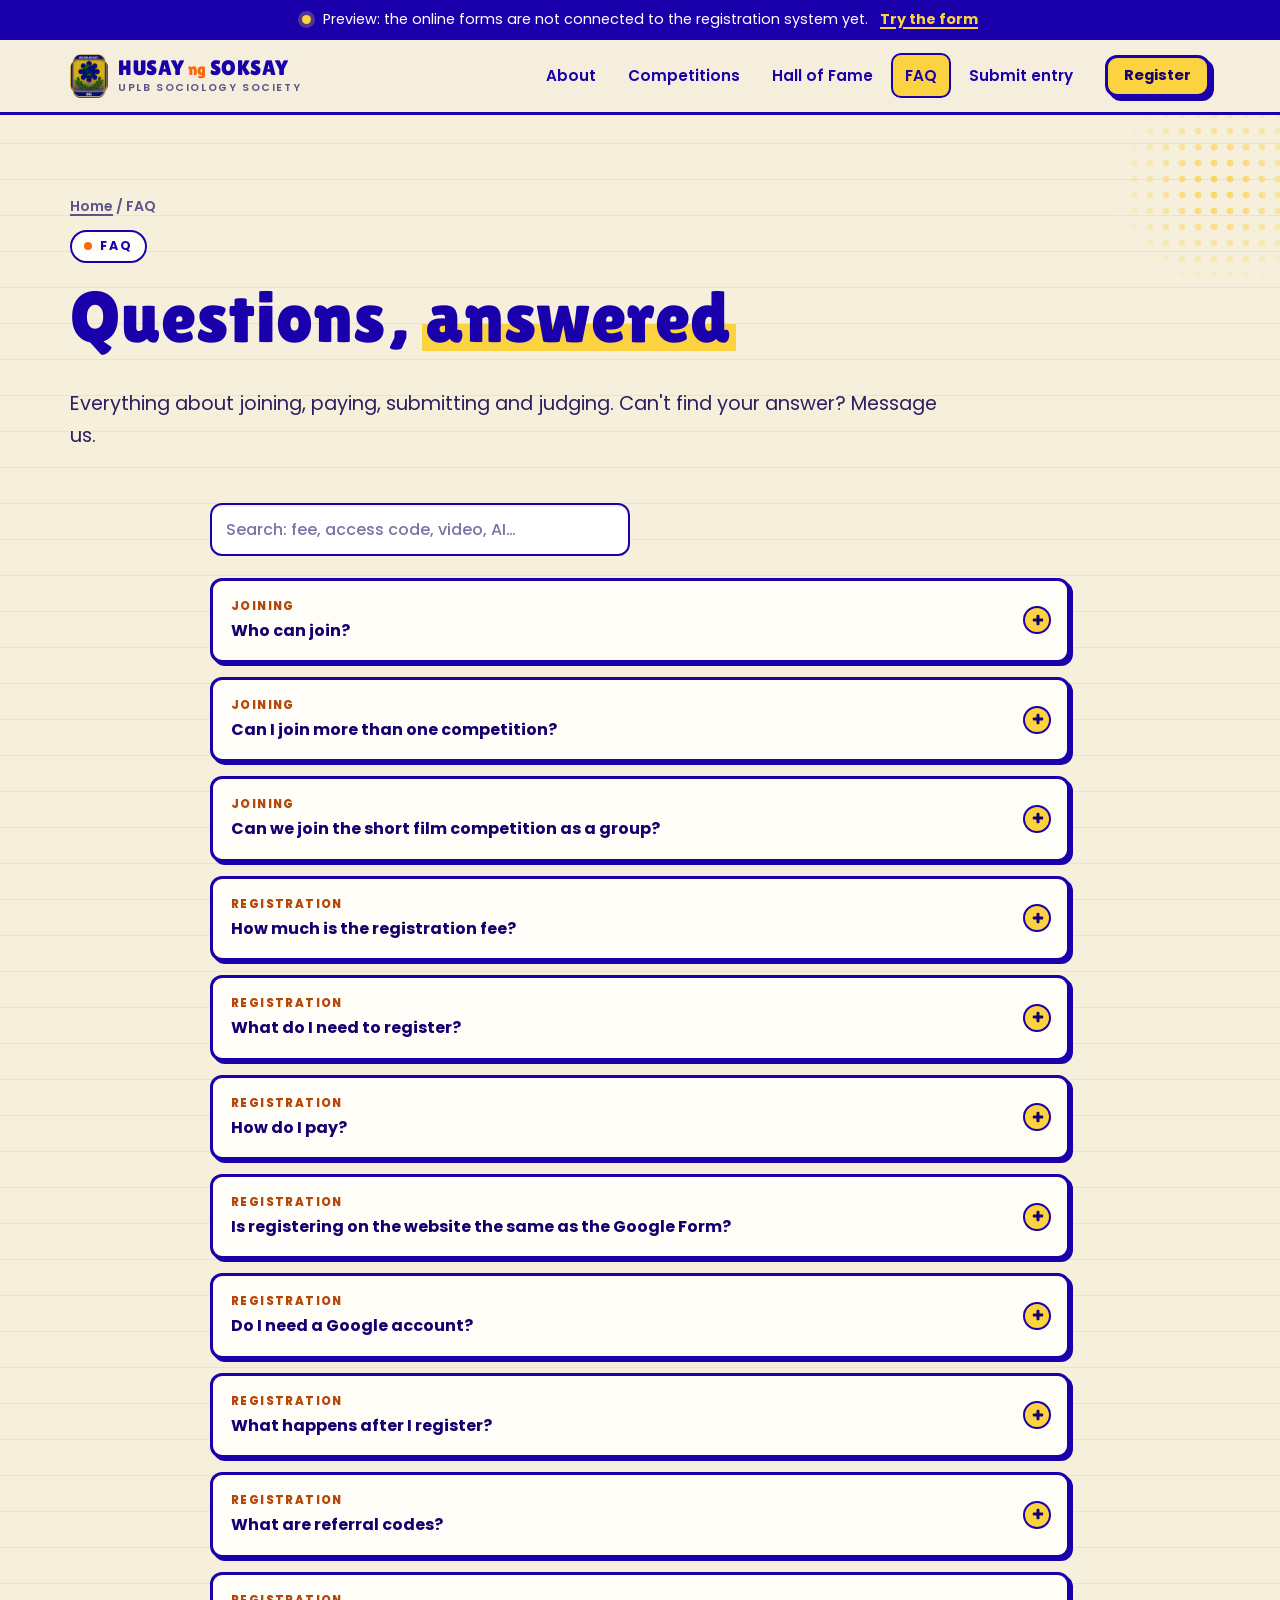
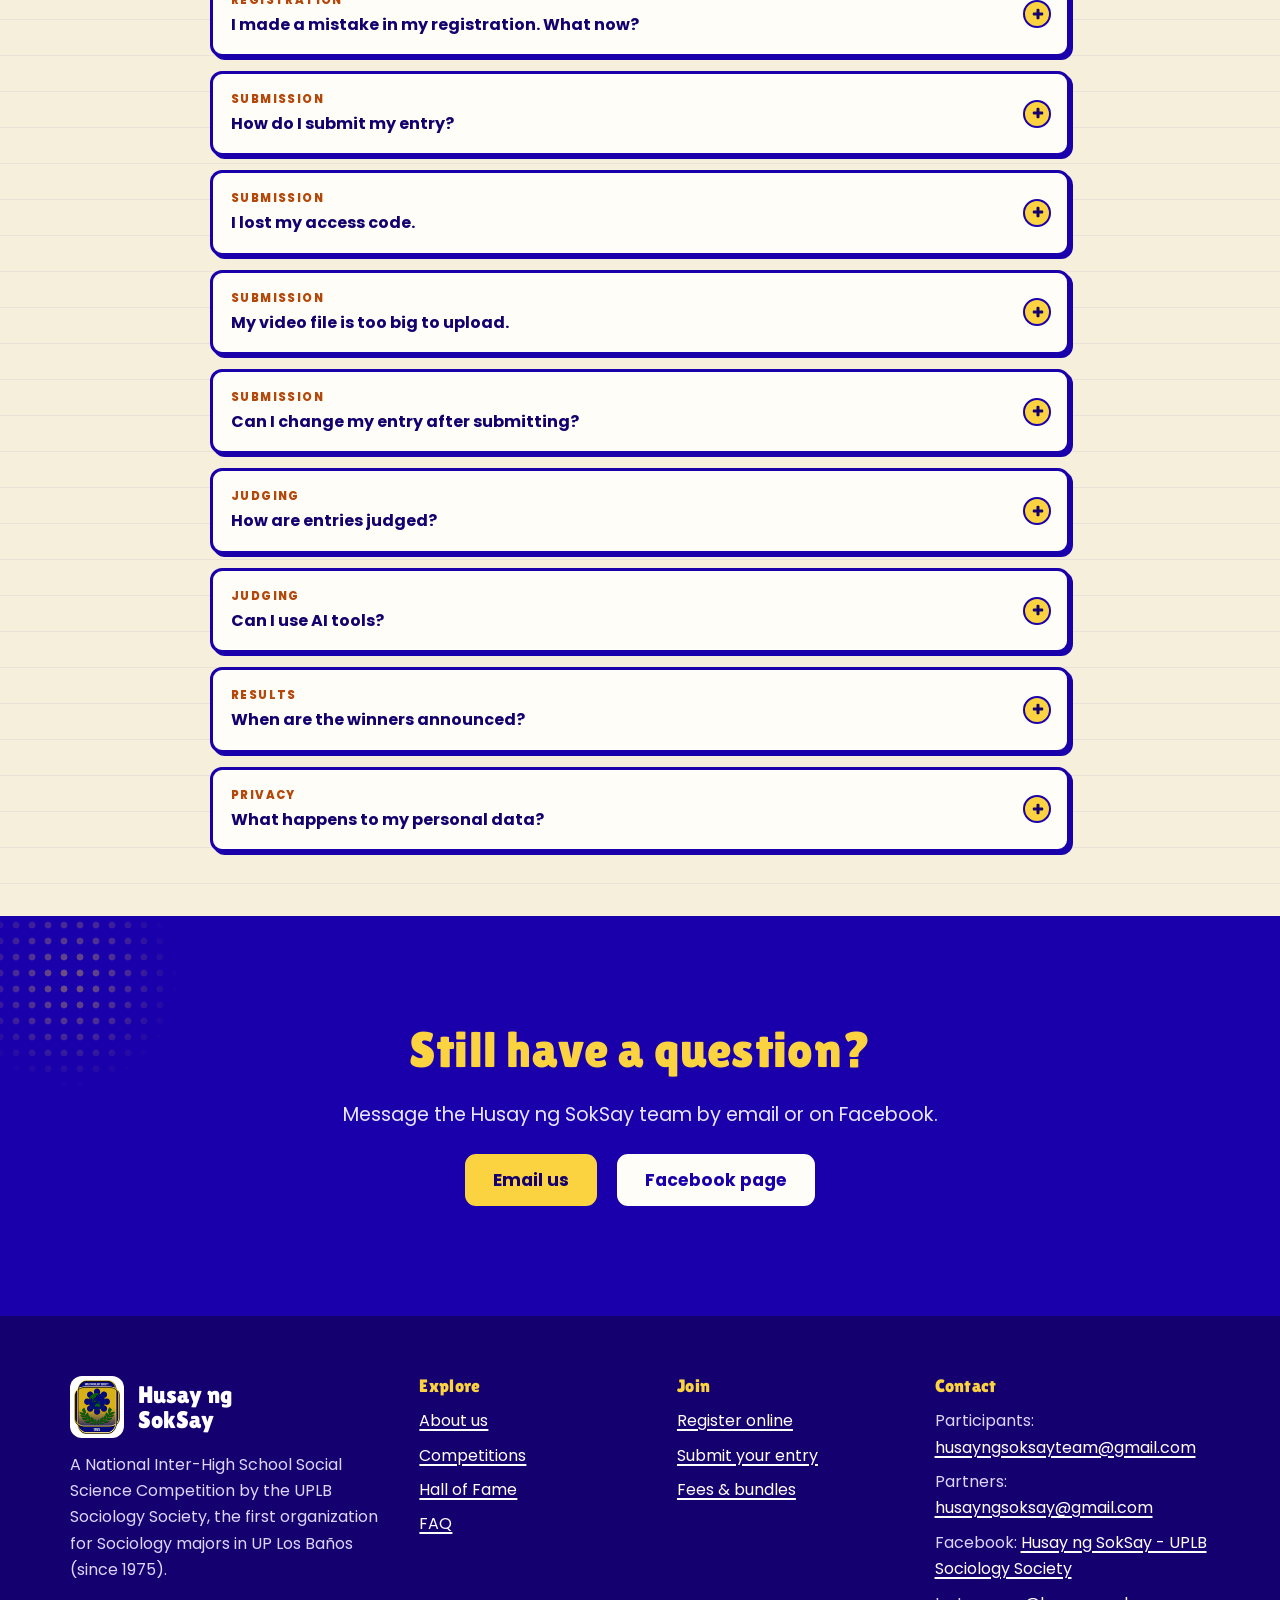
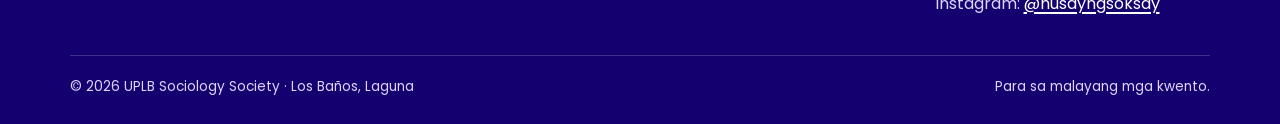
<file: site/faq.html>
<!doctype html>
<html lang="en" class="no-js">
<head>
<meta charset="utf-8">
<meta name="viewport" content="width=device-width, initial-scale=1">
<title>FAQ — Husay ng SokSay</title>
<meta name="description" content="Answers about joining, registration fees, payment, submitting entries, judging and results.">
<meta name="theme-color" content="#1a00ab">
<meta property="og:type" content="website">
<meta property="og:site_name" content="Husay ng SokSay">
<meta property="og:title" content="FAQ — Husay ng SokSay">
<meta property="og:description" content="Answers about joining, registration fees, payment, submitting entries, judging and results.">
<link rel="icon" type="image/png" href="assets/img/favicon.png">
<link rel="apple-touch-icon" href="assets/img/apple-touch-icon.png">
<link rel="preconnect" href="https://fonts.googleapis.com">
<link rel="preconnect" href="https://fonts.gstatic.com" crossorigin>
<link rel="stylesheet" href="https://fonts.googleapis.com/css2?family=Lilita+One&amp;family=Poppins:wght@400;500;600;700;800&amp;display=swap">
<link rel="stylesheet" href="assets/css/style.css">
</head>
<body>
<a class="skip-link" href="#main">Skip to content</a>
<div id="statusbar" class="statusbar" role="status" hidden></div>
<header class="site-header">
  <div class="wrap header-inner">
    <a class="brand" href="index.html" aria-label="Husay ng SokSay home">
      <img src="assets/img/socsoc-emblem-96.png" alt="" width="38" height="44">
      <span class="brand-text"><span class="brand-word">HUSAY<i>ng</i>SOKSAY</span><small>UPLB Sociology Society</small></span>
    </a>
    <button class="nav-toggle" type="button" aria-expanded="false" aria-controls="site-nav"><span class="bars"><span></span></span><span class="label">Menu</span></button>
    <nav class="nav" id="site-nav" aria-label="Main">
      <ul>
        <li class="nav-mobile"><a href="index.html">Home</a></li>
        <li><a href="about.html">About</a></li>
        <li><a href="competitions.html">Competitions</a></li>
        <li><a href="archive.html">Hall of Fame</a></li>
        <li><a href="faq.html">FAQ</a></li>
        <li><a href="submit.html">Submit entry</a></li>
        <li class="nav-mobile nav-cta"><a href="register.html">Register</a></li>
      </ul>
    </nav>
    <a class="btn btn-yellow btn-sm header-cta" href="register.html">Register</a>
  </div>
</header>
<main id="main">
<section class="page-head">
  <div class="halftone" style="top:-40px;right:-50px"></div>
  <div class="wrap">
    <p class="crumbs"><a href="index.html">Home</a> / FAQ</p>
    <span class="eyebrow">FAQ</span>
    <h1>Questions, <span class="hl">answered</span></h1>
    <p class="lead">Everything about joining, paying, submitting and judging. Can't find your answer? Message us.</p>
  </div>
</section>

<section class="section-tight" style="padding-top:0">
  <div class="wrap" style="max-width:900px">
    <div class="faq-tools">
      <label class="sr-only" for="faq-search">Search the questions</label>
      <input class="input" id="faq-search" type="search" placeholder="Search: fee, access code, video, AI…" autocomplete="off">
    </div>
    <p id="faq-none" class="banner warn" hidden><span class="i" aria-hidden="true">🔎</span><span>No question matches. Try another word, or email <a data-contact="participants" href="mailto:husayngsoksayteam@gmail.com">husayngsoksayteam@gmail.com</a>.</span></p>
    <div class="acc">
      <details><summary><span class="cat">Joining</span>Who can join?</summary><div class="ans"><p>Junior High School and Senior High School students (Grades 7 to 12) from any school in the Philippines.</p></div></details>
      <details><summary><span class="cat">Joining</span>Can I join more than one competition?</summary><div class="ans"><p>Yes, and bundles make it cheaper: 2 competitions cost ₱499 instead of ₱698, and all four cost ₱999. See <a href="competitions.html#fees">Fees &amp; bundles</a>.</p></div></details>
      <details><summary><span class="cat">Joining</span>Can we join the short film competition as a group?</summary><div class="ans"><p>Yes. A team has up to 10 members, technical and production crew included. The team representative submits the film and lists every member in the entry form. Message us if you are not sure how your team should register.</p></div></details>
      <details><summary><span class="cat">Registration</span>How much is the registration fee?</summary><div class="ans"><p>₱349 for one competition, ₱499 for two, ₱749 for three. With the short film: ₱499 for the film alone, ₱649 with one other competition, ₱899 with two, and ₱999 for all four. A referral code takes ₱50 off, and some coupons give more discounts.</p></div></details>
      <details><summary><span class="cat">Registration</span>What do I need to register?</summary><div class="ans"><p>Have these ready as photos or PDFs:</p><ul><li>the filled-up Husay ng SokSay registration form (downloadable on the registration page)</li><li>proof of school affiliation, such as a school ID or certificate of enrollment</li><li>any valid ID</li><li>a screenshot of your payment</li></ul></div></details>
      <details><summary><span class="cat">Registration</span>How do I pay?</summary><div class="ans"><p>By GCash, Maya, BPI or PNB. The account details appear on the registration form once registration opens. Pay the amount the form shows, take a screenshot, and upload it in the payment step.</p></div></details>
      <details><summary><span class="cat">Registration</span>Is registering on the website the same as the Google Form?</summary><div class="ans"><p>Yes. Your answers go into the same official registration list, and you receive the same confirmation emails. Use one or the other, not both: an email address can only be registered once.</p></div></details>
      <details><summary><span class="cat">Registration</span>Do I need a Google account?</summary><div class="ans"><p>Not on this website. You only need an email address you can open, because that is where your confirmation, receipt and access code arrive.</p></div></details>
      <details><summary><span class="cat">Registration</span>What happens after I register?</summary><div class="ans"><p>You get a <b>Registration Received</b> email with your Gen ID right away. When the Finance team confirms your payment, you get your <b>Acknowledgement Receipt</b>: it contains your submission instructions and your personal access code for submitting on this website.</p></div></details>
      <details><summary><span class="cat">Registration</span>What are referral codes?</summary><div class="ans"><p>Your Gen ID (it looks like REF-XXXXXXXX) is also your referral code. A friend who registers with it gets ₱50 off. When their payment is confirmed you earn cashback: ₱50 for your first paid referral and ₱10 for each one after that, released after the registration period.</p></div></details>
      <details><summary><span class="cat">Registration</span>I made a mistake in my registration. What now?</summary><div class="ans"><p>Email <a data-contact="participants" href="mailto:husayngsoksayteam@gmail.com">husayngsoksayteam@gmail.com</a> from the email address you registered with and tell us what to change. Please don't register twice.</p></div></details>
      <details><summary><span class="cat">Submission</span>How do I submit my entry?</summary><div class="ans"><p>Open the <b>Open my submission page</b> button in your Acknowledgement Receipt, or go to <a href="submit.html">Submit entry</a> and sign in with your email and access code. Pick the competition, fill in the details and upload your files.</p></div></details>
      <details><summary><span class="cat">Submission</span>I lost my access code.</summary><div class="ans"><p>On the <a href="submit.html">Submit entry</a> page choose <b>Email me my access code</b>. It is sent to the email address you registered with.</p></div></details>
      <details><summary><span class="cat">Submission</span>My video file is too big to upload.</summary><div class="ans"><p>Files of up to 20 MB can be uploaded directly. For bigger videos, upload the file to your Google Drive, set <b>General access</b> to <b>Anyone with the link</b>, and paste the link in the form. We make our own copy, so keep the file until the results are out.</p></div></details>
      <details><summary><span class="cat">Submission</span>Can I change my entry after submitting?</summary><div class="ans"><p>Each competition takes one entry per participant. If something went wrong, email the team before the deadline.</p></div></details>
      <details><summary><span class="cat">Judging</span>How are entries judged?</summary><div class="ans"><p>Anonymously. After you submit, your entry gets a participant number and the judges only see that number, never your name or school. Keep your name, school, initials and signature out of your files, file names included.</p></div></details>
      <details><summary><span class="cat">Judging</span>Can I use AI tools?</summary><div class="ans"><p>No. The use of any artificial intelligence tool is strictly prohibited in all categories. An entry proven to have used AI is disqualified.</p></div></details>
      <details><summary><span class="cat">Results</span>When are the winners announced?</summary><div class="ans"><p>At the awarding, which is announced on our Facebook page. The 4th edition's awarding was held on March 21, 2026 in Los Baños, Laguna.</p></div></details>
      <details><summary><span class="cat">Privacy</span>What happens to my personal data?</summary><div class="ans"><p>The UPLB Sociology Society collects your personal data only for this competition, in line with the Data Privacy Act of 2012 (Republic Act 10173). Files you upload are kept in the organization's Google Drive and seen only by the organizing team; judges see anonymized copies.</p></div></details>
    </div>
  </div>
</section>

<section class="section cta-band">
  <div class="halftone" style="top:-50px;left:-40px"></div>
  <div class="wrap center">
    <h2>Still have a question?</h2>
    <p class="lead">Message the Husay ng SokSay team by email or on Facebook.</p>
    <div class="btn-row" style="justify-content:center">
      <a class="btn btn-yellow btn-lg" data-contact="participants" href="mailto:husayngsoksayteam@gmail.com">Email us</a>
      <a class="btn btn-paper btn-lg" data-contact="facebook" href="https://www.facebook.com/search/top?q=Husay%20ng%20SokSay%20-%20UPLB%20Sociology%20Society" target="_blank" rel="noopener">Facebook page</a>
    </div>
  </div>
</section>
</main>
<footer class="site-footer">
  <div class="wrap">
    <div class="footer-grid">
      <div>
        <div class="foot-brand"><img src="assets/img/socsoc-emblem-96.png" alt="UPLB Sociology Society emblem" width="54" height="62"><b>Husay ng<br>SokSay</b></div>
        <p>A National Inter-High School Social Science Competition by the UPLB Sociology Society, the first organization for Sociology majors in UP Los Baños (since 1975).</p>
      </div>
      <div>
        <h4>Explore</h4>
        <ul>
          <li><a href="about.html">About us</a></li>
          <li><a href="competitions.html">Competitions</a></li>
          <li><a href="archive.html">Hall of Fame</a></li>
          <li><a href="faq.html">FAQ</a></li>
        </ul>
      </div>
      <div>
        <h4>Join</h4>
        <ul>
          <li><a href="register.html">Register online</a></li>
          <li><a href="submit.html">Submit your entry</a></li>
          <li><a href="competitions.html#fees">Fees &amp; bundles</a></li>
        </ul>
      </div>
      <div>
        <h4>Contact</h4>
        <ul>
          <li>Participants: <a data-contact="participants" href="mailto:husayngsoksayteam@gmail.com">husayngsoksayteam@gmail.com</a></li>
          <li>Partners: <a data-contact="partners" href="mailto:husayngsoksay@gmail.com">husayngsoksay@gmail.com</a></li>
          <li>Facebook: <a data-contact="facebook" href="https://www.facebook.com/search/top?q=Husay%20ng%20SokSay%20-%20UPLB%20Sociology%20Society" target="_blank" rel="noopener">Husay ng SokSay - UPLB Sociology Society</a></li>
          <li>Instagram: <a data-contact="instagram" href="https://www.instagram.com/husayngsoksay/" target="_blank" rel="noopener">@husayngsoksay</a></li>
        </ul>
      </div>
    </div>
    <div class="foot-bottom"><span>&copy; <span data-year>2026</span> UPLB Sociology Society &middot; Los Ba&ntilde;os, Laguna</span><span>Para sa malayang mga kwento.</span></div>
  </div>
</footer>
<script src="assets/js/config.js"></script>
<script src="assets/js/defaults.js"></script>
<script src="assets/js/api.js"></script>
<script src="assets/js/app.js"></script>
</body>
</html>
</file>
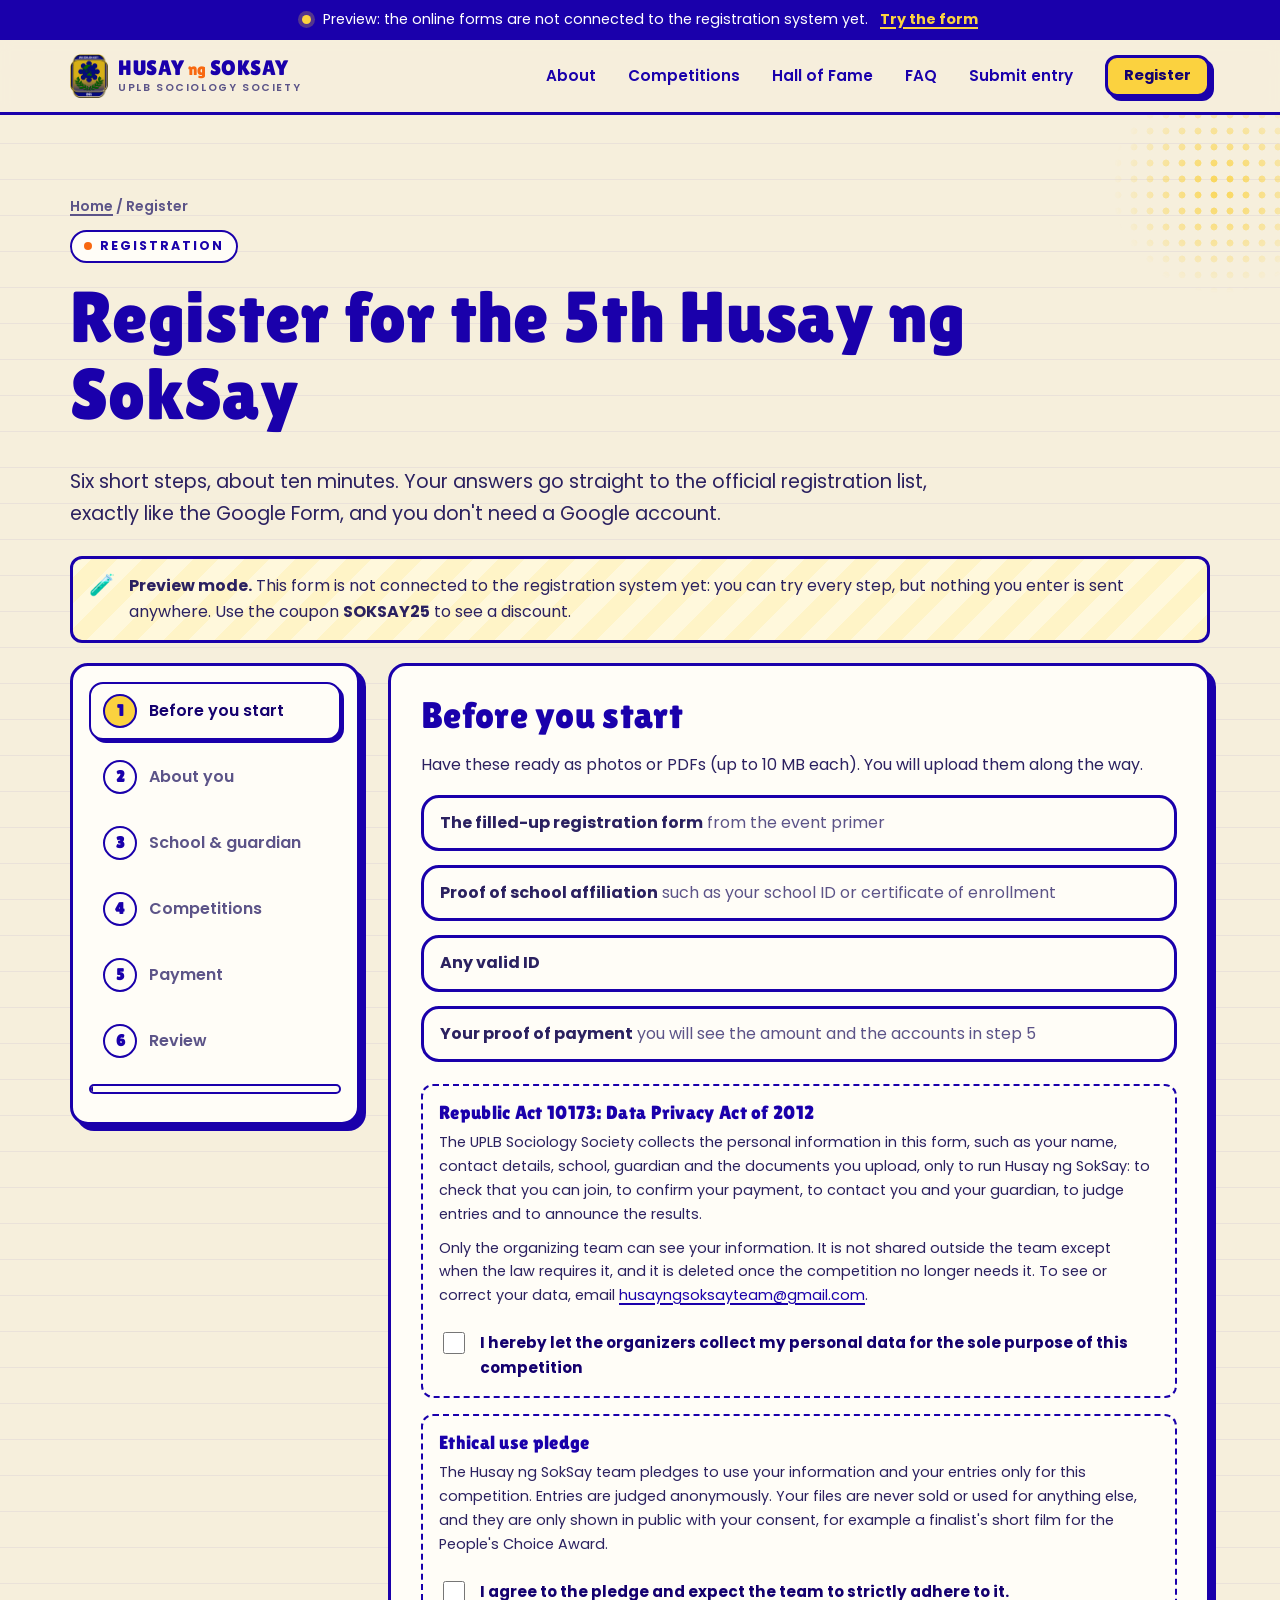
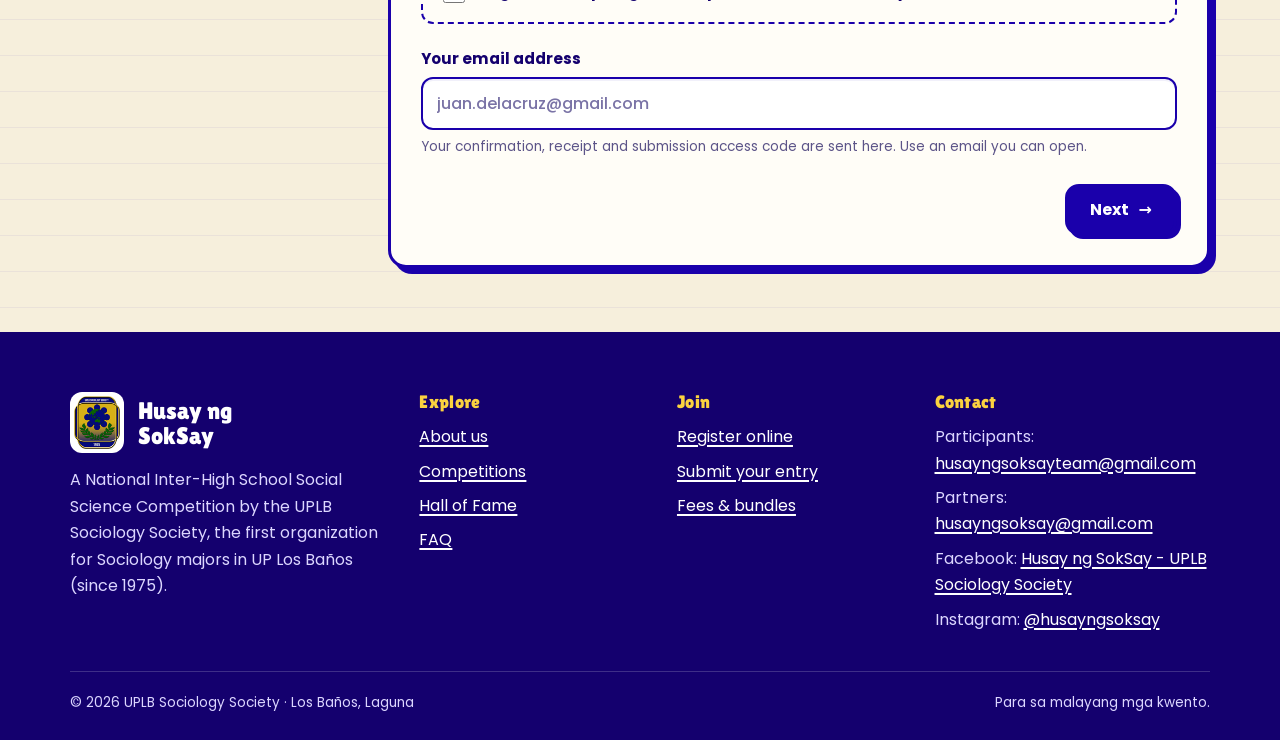
<file: site/register.html>
<!doctype html>
<html lang="en" class="no-js">
<head>
<meta charset="utf-8">
<meta name="viewport" content="width=device-width, initial-scale=1">
<title>Register — Husay ng SokSay</title>
<meta name="description" content="Register for Husay ng SokSay online: no Google sign-in needed. Your registration goes straight to the official registration list.">
<meta name="theme-color" content="#1a00ab">
<meta property="og:type" content="website">
<meta property="og:site_name" content="Husay ng SokSay">
<meta property="og:title" content="Register — Husay ng SokSay">
<meta property="og:description" content="Register for Husay ng SokSay online: no Google sign-in needed. Your registration goes straight to the official registration list.">
<link rel="icon" type="image/png" href="assets/img/favicon.png">
<link rel="apple-touch-icon" href="assets/img/apple-touch-icon.png">
<link rel="preconnect" href="https://fonts.googleapis.com">
<link rel="preconnect" href="https://fonts.gstatic.com" crossorigin>
<link rel="stylesheet" href="https://fonts.googleapis.com/css2?family=Lilita+One&amp;family=Poppins:wght@400;500;600;700;800&amp;display=swap">
<link rel="stylesheet" href="assets/css/style.css">
</head>
<body>
<a class="skip-link" href="#main">Skip to content</a>
<div id="statusbar" class="statusbar" role="status" hidden></div>
<header class="site-header">
  <div class="wrap header-inner">
    <a class="brand" href="index.html" aria-label="Husay ng SokSay home">
      <img src="assets/img/socsoc-emblem-96.png" alt="" width="38" height="44">
      <span class="brand-text"><span class="brand-word">HUSAY<i>ng</i>SOKSAY</span><small>UPLB Sociology Society</small></span>
    </a>
    <button class="nav-toggle" type="button" aria-expanded="false" aria-controls="site-nav"><span class="bars"><span></span></span><span class="label">Menu</span></button>
    <nav class="nav" id="site-nav" aria-label="Main">
      <ul>
        <li class="nav-mobile"><a href="index.html">Home</a></li>
        <li><a href="about.html">About</a></li>
        <li><a href="competitions.html">Competitions</a></li>
        <li><a href="archive.html">Hall of Fame</a></li>
        <li><a href="faq.html">FAQ</a></li>
        <li><a href="submit.html">Submit entry</a></li>
        <li class="nav-mobile nav-cta"><a href="register.html">Register</a></li>
      </ul>
    </nav>
    <a class="btn btn-yellow btn-sm header-cta" href="register.html">Register</a>
  </div>
</header>
<main id="main">
<section class="page-head" style="padding-bottom:26px">
  <div class="halftone" style="top:-40px;right:-50px"></div>
  <div class="wrap">
    <p class="crumbs"><a href="index.html">Home</a> / Register</p>
    <span class="eyebrow">Registration</span>
    <h1>Register for the <span data-edition-ordinal>5th</span> Husay ng SokSay</h1>
    <p class="lead">Six short steps, about ten minutes. Your answers go straight to the official registration list, exactly like the Google Form, and you don't need a Google account.</p>
  </div>
</section>

<section class="section-tight" style="padding-top:0">
  <div class="wrap">
    <div id="reg-banner"></div>

    <div id="reg-closed" class="card" hidden data-status="registration" style="max-width:760px;margin:0 auto;text-align:center;padding-top:36px">
      <span class="card-tag">Registration</span>
      <span class="status-pill closed"><span class="dot"></span>Closed</span>
      <h2 style="margin-top:14px">Online registration isn't open right now</h2>
      <p class="lead" data-status-text style="margin-left:auto;margin-right:auto">Registration is closed for now.</p>
      <div class="countdown" data-countdown="" hidden style="max-width:420px;margin:16px auto 0"></div>
      <div class="btn-row" style="justify-content:center;margin-top:22px">
        <a class="btn" href="competitions.html">See the competitions</a>
        <a class="btn btn-paper" data-contact="facebook" href="https://www.facebook.com/search/top?q=Husay%20ng%20SokSay%20-%20UPLB%20Sociology%20Society" target="_blank" rel="noopener">Follow us on Facebook</a>
        <a class="btn btn-yellow" id="reg-gform" href="#" target="_blank" rel="noopener" hidden>Use the Google Form</a>
      </div>
    </div>

    <form id="reg-form" class="wizard" novalidate hidden>
      <aside class="stepper" aria-label="Registration steps">
        <div class="card" style="padding:16px">
          <ol>
            <li><button type="button" class="sbtn" data-goto="0"><span class="n">1</span><span>Before you start</span></button></li>
            <li><button type="button" class="sbtn" data-goto="1"><span class="n">2</span><span>About you</span></button></li>
            <li><button type="button" class="sbtn" data-goto="2"><span class="n">3</span><span>School &amp; guardian</span></button></li>
            <li><button type="button" class="sbtn" data-goto="3"><span class="n">4</span><span>Competitions</span></button></li>
            <li><button type="button" class="sbtn" data-goto="4"><span class="n">5</span><span>Payment</span></button></li>
            <li><button type="button" class="sbtn" data-goto="5"><span class="n">6</span><span>Review</span></button></li>
          </ol>
          <div class="progress-line" aria-hidden="true"><i style="width:0"></i></div>
          <p class="small muted" style="margin:12px 0 0" id="mini-total"></p>
        </div>
      </aside>

      <div class="card wiz-body">
        <div class="honey" aria-hidden="true"><label>Leave this empty <input type="text" name="website" id="hp" tabindex="-1" autocomplete="off"></label></div>

        <!-- 1. Before you start -->
        <section class="wiz-panel active" data-step="0" aria-labelledby="s0">
          <h2 id="s0" tabindex="-1">Before you start</h2>
          <p>Have these ready as photos or PDFs (up to <span data-max-mb>20</span> MB each). You will upload them along the way.</p>
          <ul class="stack" style="list-style:none;padding:0">
            <li class="card card-flat" style="padding:12px 16px"><b>The filled-up registration form</b> <span class="muted" id="regform-help">from the event primer</span></li>
            <li class="card card-flat" style="padding:12px 16px"><b>Proof of school affiliation</b> <span class="muted">such as your school ID or certificate of enrollment</span></li>
            <li class="card card-flat" style="padding:12px 16px"><b>Any valid ID</b></li>
            <li class="card card-flat" style="padding:12px 16px"><b>Your proof of payment</b> <span class="muted">you will see the amount and the accounts in step 5</span></li>
          </ul>

          <div class="consent" style="margin-top:22px">
            <h3 style="font-size:1.2rem">Republic Act 10173: Data Privacy Act of 2012</h3>
            <div class="scroll" tabindex="0">
              <p>The UPLB Sociology Society collects the personal information in this form, such as your name, contact details, school, guardian and the documents you upload, only to run Husay ng SokSay: to check that you can join, to confirm your payment, to contact you and your guardian, to judge entries and to announce the results.</p>
              <p>Only the organizing team can see your information. It is not shared outside the team except when the law requires it, and it is deleted once the competition no longer needs it. To see or correct your data, email <a data-contact="participants" href="mailto:husayngsoksayteam@gmail.com">husayngsoksayteam@gmail.com</a>.</p>
            </div>
            <div class="field"><label class="check"><input type="checkbox" id="consentPrivacy"><span><b>I hereby let the organizers collect my personal data for the sole purpose of this competition</b></span></label></div>
          </div>
          <div class="consent" style="margin-top:16px">
            <h3 style="font-size:1.2rem">Ethical use pledge</h3>
            <div class="scroll" tabindex="0">
              <p>The Husay ng SokSay team pledges to use your information and your entries only for this competition. Entries are judged anonymously. Your files are never sold or used for anything else, and they are only shown in public with your consent, for example a finalist's short film for the People's Choice Award.</p>
            </div>
            <div class="field"><label class="check"><input type="checkbox" id="consentPledge"><span><b>I agree to the pledge and expect the team to strictly adhere to it.</b></span></label></div>
          </div>

          <div class="field" style="margin-top:22px">
            <label for="email">Your email address</label>
            <input class="input" id="email" type="email" inputmode="email" autocomplete="email" placeholder="juan.delacruz@gmail.com">
            <span class="hint">Your confirmation, receipt and submission access code are sent here. Use an email you can open.</span>
          </div>
        </section>

        <!-- 2. About you -->
        <section class="wiz-panel" data-step="1" aria-labelledby="s1">
          <h2 id="s1" tabindex="-1">About you</h2>
          <div class="form-grid">
            <div class="field full"><label for="name">Full name</label><input class="input" id="name" autocomplete="name" placeholder="Juan Dela Cruz"><span class="hint">As it should appear on your certificate.</span></div>
            <div class="field"><span class="label" id="sex-l">Sex</span><div class="choices cols-2" role="radiogroup" aria-labelledby="sex-l" id="sex"></div></div>
            <div class="field"><label for="age">Age</label><input class="input" id="age" type="number" inputmode="numeric" min="9" max="25" placeholder="16"></div>
            <div class="field full"><label for="region">Region</label><select class="select" id="region"></select></div>
            <div class="field"><label for="contact">Your contact number</label><input class="input" id="contact" type="tel" inputmode="tel" autocomplete="tel" placeholder="0917 123 4567"></div>
            <div class="field"><label for="facebook">Facebook profile link</label><input class="input" id="facebook" type="url" inputmode="url" placeholder="https://www.facebook.com/your.name"><span class="hint">So we can reach you on Messenger.</span></div>
          </div>
        </section>

        <!-- 3. School & guardian -->
        <section class="wiz-panel" data-step="2" aria-labelledby="s2">
          <h2 id="s2" tabindex="-1">School &amp; guardian</h2>
          <div class="form-grid">
            <div class="field full"><label for="school">School name</label><input class="input" id="school" autocomplete="organization" placeholder="Sample National High School"></div>
            <div class="field"><label for="gradeLevel">Grade level</label><select class="select" id="gradeLevel"></select></div>
            <div class="field"><label for="adviser">Full name of your adviser <span class="opt">(optional)</span></label><input class="input" id="adviser" placeholder="Ms. Maria Santos"></div>
            <div class="field full"><label for="guardianName">Full name of your guardian</label><input class="input" id="guardianName" placeholder="Maria Dela Cruz"></div>
            <div class="field"><label for="guardianContact">Guardian's contact number</label><input class="input" id="guardianContact" type="tel" inputmode="tel" placeholder="0918 765 4321"></div>
            <div class="field"><label for="guardianRel">Your guardian is your…</label><select class="select" id="guardianRel"></select></div>
            <div class="full" id="up-school"></div>
            <div class="full" id="up-id"></div>
          </div>
        </section>

        <!-- 4. Competitions -->
        <section class="wiz-panel" data-step="3" aria-labelledby="s3">
          <h2 id="s3" tabindex="-1">Choose your competitions</h2>
          <div class="field" id="comp-field">
            <span class="label" id="comp-l">Pick one or more. The bundle price is applied automatically.</span>
            <div class="choices cols-2" id="comp-choices" role="group" aria-labelledby="comp-l"></div>
          </div>
          <div class="form-grid" style="margin-top:20px">
            <div class="field">
              <label for="refCode">Referral code <span class="opt">(optional)</span></label>
              <div class="input-with-btn"><input class="input" id="refCode" autocomplete="off" placeholder="REF-XXXXXXXX" style="text-transform:uppercase"><button type="button" class="btn btn-paper btn-sm" data-check="referral">Apply</button></div>
              <span class="code-status" id="refCode-status" aria-live="polite"></span>
            </div>
            <div class="field">
              <label for="couponCode">Coupon code <span class="opt">(optional)</span></label>
              <div class="input-with-btn"><input class="input" id="couponCode" autocomplete="off" placeholder="SOK-NAME" style="text-transform:uppercase"><button type="button" class="btn btn-paper btn-sm" data-check="coupon">Apply</button></div>
              <span class="code-status" id="couponCode-status" aria-live="polite"></span>
            </div>
          </div>
          <div class="total-box" style="margin-top:22px" aria-live="polite" id="total-box-3"></div>
        </section>

        <!-- 5. Payment -->
        <section class="wiz-panel" data-step="4" aria-labelledby="s4">
          <h2 id="s4" tabindex="-1">Pay and upload your proof</h2>
          <div class="total-box" aria-live="polite" id="total-box-4"></div>
          <h3 style="margin-top:24px">Send the amount to one of these accounts</h3>
          <div class="pay-accounts" id="pay-accounts"></div>
          <div class="field" style="margin-top:20px"><span class="label" id="paymode-l">Mode of payment you used</span><div class="choices cols-2" role="radiogroup" aria-labelledby="paymode-l" id="payMode"></div></div>
          <div class="form-grid" style="margin-top:18px">
            <div class="full" id="up-pay"></div>
            <div class="full" id="up-regform"></div>
          </div>
        </section>

        <!-- 6. Review -->
        <section class="wiz-panel" data-step="5" aria-labelledby="s5">
          <h2 id="s5" tabindex="-1">Check your answers</h2>
          <p>Make sure everything is right before you send it. You can go back to any step.</p>
          <div id="review"></div>
        </section>

        <div id="reg-error" class="banner bad" role="alert" hidden style="margin-top:18px"><span class="i" aria-hidden="true">⚠️</span><p></p></div>
        <div class="wiz-nav">
          <button type="button" class="btn btn-paper" id="btn-back">← Back</button>
          <button type="button" class="btn" id="btn-next">Next <span class="arrow" aria-hidden="true">→</span></button>
          <button type="submit" class="btn btn-yellow btn-lg" id="btn-send" hidden>Send my registration</button>
        </div>
      </div>
    </form>

    <div id="reg-done" class="card success" hidden tabindex="-1" style="max-width:820px;margin:0 auto;padding-top:40px">
      <div class="big-check"><svg viewBox="0 0 48 48" aria-hidden="true"><path d="M11 25l9 9 18-20" fill="none" stroke="#1a00ab" stroke-width="6" stroke-linecap="round" stroke-linejoin="round"/></svg></div>
      <h2>You're registered!</h2>
      <p class="lead" style="margin:0 auto 18px" id="done-lead">Check your email for the confirmation.</p>
      <p class="small muted" style="margin-bottom:6px">Your Gen ID, which is also your referral code:</p>
      <div class="idbox"><span id="done-genid">REF-XXXXXXXX</span> <button type="button" class="btn btn-paper btn-sm" id="done-copy">Copy</button></div>
      <div class="total-box" style="max-width:520px;margin:22px auto 0;text-align:left" id="done-total"></div>
      <ol class="next-list">
        <li><b>Check your inbox</b> (and the spam folder) for the <i>Registration Received</i> email.</li>
        <li><b>Wait for your Acknowledgement Receipt.</b> The Finance team checks your payment, then emails your receipt with your personal submission link and access code.</li>
        <li><b>Share your Gen ID.</b> Friends who register with it get ₱50 off, and you earn cashback when they pay.</li>
        <li><b>Prepare your entry</b> using the <a href="competitions.html">mechanics and criteria</a>, and submit it on the <a href="submit.html">Submit entry</a> page before the deadline.</li>
      </ol>
      <div class="btn-row" style="justify-content:center;margin-top:26px">
        <a class="btn" href="competitions.html">Read the mechanics</a>
        <a class="btn btn-paper" href="index.html">Back to home</a>
      </div>
    </div>
  </div>
</section>
</main>
<footer class="site-footer">
  <div class="wrap">
    <div class="footer-grid">
      <div>
        <div class="foot-brand"><img src="assets/img/socsoc-emblem-96.png" alt="UPLB Sociology Society emblem" width="54" height="62"><b>Husay ng<br>SokSay</b></div>
        <p>A National Inter-High School Social Science Competition by the UPLB Sociology Society, the first organization for Sociology majors in UP Los Baños (since 1975).</p>
      </div>
      <div>
        <h4>Explore</h4>
        <ul>
          <li><a href="about.html">About us</a></li>
          <li><a href="competitions.html">Competitions</a></li>
          <li><a href="archive.html">Hall of Fame</a></li>
          <li><a href="faq.html">FAQ</a></li>
        </ul>
      </div>
      <div>
        <h4>Join</h4>
        <ul>
          <li><a href="register.html">Register online</a></li>
          <li><a href="submit.html">Submit your entry</a></li>
          <li><a href="competitions.html#fees">Fees &amp; bundles</a></li>
        </ul>
      </div>
      <div>
        <h4>Contact</h4>
        <ul>
          <li>Participants: <a data-contact="participants" href="mailto:husayngsoksayteam@gmail.com">husayngsoksayteam@gmail.com</a></li>
          <li>Partners: <a data-contact="partners" href="mailto:husayngsoksay@gmail.com">husayngsoksay@gmail.com</a></li>
          <li>Facebook: <a data-contact="facebook" href="https://www.facebook.com/search/top?q=Husay%20ng%20SokSay%20-%20UPLB%20Sociology%20Society" target="_blank" rel="noopener">Husay ng SokSay - UPLB Sociology Society</a></li>
          <li>Instagram: <a data-contact="instagram" href="https://www.instagram.com/husayngsoksay/" target="_blank" rel="noopener">@husayngsoksay</a></li>
        </ul>
      </div>
    </div>
    <div class="foot-bottom"><span>&copy; <span data-year>2026</span> UPLB Sociology Society &middot; Los Ba&ntilde;os, Laguna</span><span>Para sa malayang mga kwento.</span></div>
  </div>
</footer>
<script src="assets/js/config.js"></script>
<script src="assets/js/defaults.js"></script>
<script src="assets/js/api.js"></script>
<script src="assets/js/app.js"></script>
<script src="assets/js/forms.js"></script>
<script src="assets/js/register.js"></script>
</body>
</html>
</file>
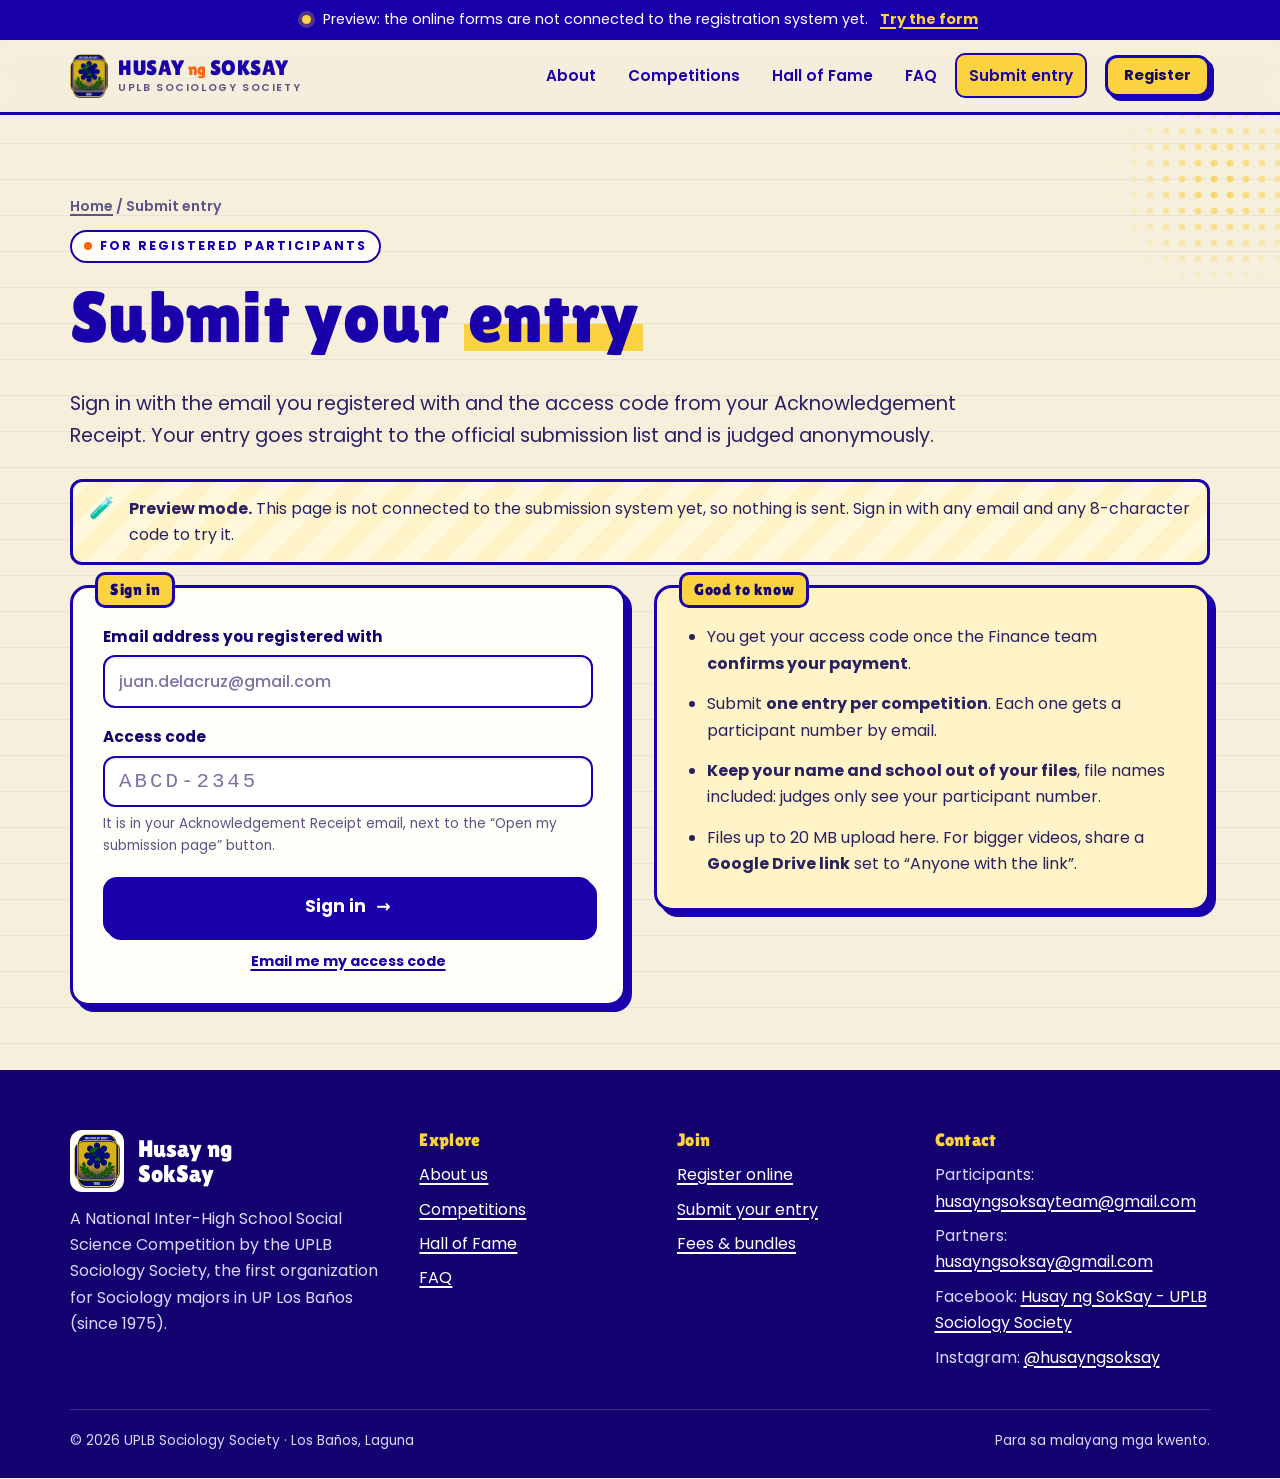
<file: site/submit.html>
<!doctype html>
<html lang="en" class="no-js">
<head>
<meta charset="utf-8">
<meta name="viewport" content="width=device-width, initial-scale=1">
<title>Submit your entry — Husay ng SokSay</title>
<meta name="description" content="Registered participants: sign in with your email and access code to submit your competition entries.">
<meta name="theme-color" content="#1a00ab">
<meta property="og:type" content="website">
<meta property="og:site_name" content="Husay ng SokSay">
<meta property="og:title" content="Submit your entry — Husay ng SokSay">
<meta property="og:description" content="Registered participants: sign in with your email and access code to submit your competition entries.">
<link rel="icon" type="image/png" href="assets/img/favicon.png">
<link rel="apple-touch-icon" href="assets/img/apple-touch-icon.png">
<link rel="preconnect" href="https://fonts.googleapis.com">
<link rel="preconnect" href="https://fonts.gstatic.com" crossorigin>
<link rel="stylesheet" href="https://fonts.googleapis.com/css2?family=Lilita+One&amp;family=Poppins:wght@400;500;600;700;800&amp;display=swap">
<link rel="stylesheet" href="assets/css/style.css">
</head>
<body>
<a class="skip-link" href="#main">Skip to content</a>
<div id="statusbar" class="statusbar" role="status" hidden></div>
<header class="site-header">
  <div class="wrap header-inner">
    <a class="brand" href="index.html" aria-label="Husay ng SokSay home">
      <img src="assets/img/socsoc-emblem-96.png" alt="" width="38" height="44">
      <span class="brand-text"><span class="brand-word">HUSAY<i>ng</i>SOKSAY</span><small>UPLB Sociology Society</small></span>
    </a>
    <button class="nav-toggle" type="button" aria-expanded="false" aria-controls="site-nav"><span class="bars"><span></span></span><span class="label">Menu</span></button>
    <nav class="nav" id="site-nav" aria-label="Main">
      <ul>
        <li class="nav-mobile"><a href="index.html">Home</a></li>
        <li><a href="about.html">About</a></li>
        <li><a href="competitions.html">Competitions</a></li>
        <li><a href="archive.html">Hall of Fame</a></li>
        <li><a href="faq.html">FAQ</a></li>
        <li><a href="submit.html">Submit entry</a></li>
        <li class="nav-mobile nav-cta"><a href="register.html">Register</a></li>
      </ul>
    </nav>
    <a class="btn btn-yellow btn-sm header-cta" href="register.html">Register</a>
  </div>
</header>
<main id="main">
<section class="page-head" style="padding-bottom:26px">
  <div class="halftone" style="top:-40px;right:-50px"></div>
  <div class="wrap">
    <p class="crumbs"><a href="index.html">Home</a> / Submit entry</p>
    <span class="eyebrow">For registered participants</span>
    <h1>Submit your <span class="hl">entry</span></h1>
    <p class="lead">Sign in with the email you registered with and the access code from your Acknowledgement Receipt. Your entry goes straight to the official submission list and is judged anonymously.</p>
  </div>
</section>

<section class="section-tight" style="padding-top:0">
  <div class="wrap">
    <div id="sub-banner"></div>

    <!-- sign in -->
    <div id="view-signin" class="grid grid-2" style="align-items:start" hidden>
      <form class="card" id="signin-form" novalidate style="padding-top:36px">
        <span class="card-tag">Sign in</span>
        <div class="field">
          <label for="si-email">Email address you registered with</label>
          <input class="input" id="si-email" type="email" inputmode="email" autocomplete="email" placeholder="juan.delacruz@gmail.com">
        </div>
        <div class="field" style="margin-top:16px">
          <label for="si-code">Access code</label>
          <input class="input" id="si-code" autocomplete="one-time-code" autocapitalize="characters" spellcheck="false" maxlength="9" placeholder="ABCD-2345" style="font-family:ui-monospace,Menlo,Consolas,monospace;font-size:1.3rem;letter-spacing:3px;text-transform:uppercase">
          <span class="hint">It is in your Acknowledgement Receipt email, next to the “Open my submission page” button.</span>
        </div>
        <div id="si-error" class="banner bad" role="alert" hidden style="margin:16px 0 0"><span class="i" aria-hidden="true">⚠️</span><p></p></div>
        <button class="btn btn-block btn-lg" type="submit" style="margin-top:20px">Sign in <span class="arrow" aria-hidden="true">→</span></button>
        <p class="small" style="margin:14px 0 0;text-align:center"><button type="button" class="link-btn" id="show-resend">Email me my access code</button></p>
      </form>
      <div>
        <div class="card card-yellow" style="padding-top:36px">
          <span class="card-tag">Good to know</span>
          <ul class="stack" style="margin:0">
            <li>You get your access code once the Finance team <b>confirms your payment</b>.</li>
            <li>Submit <b>one entry per competition</b>. Each one gets a participant number by email.</li>
            <li><b>Keep your name and school out of your files</b>, file names included: judges only see your participant number.</li>
            <li>Files up to <span data-max-mb>20</span> MB upload here. For bigger videos, share a <b>Google Drive link</b> set to “Anyone with the link”.</li>
          </ul>
        </div>
        <form class="card" id="resend-form" novalidate hidden style="margin-top:24px;padding-top:36px">
          <span class="card-tag">Lost your code?</span>
          <p>We'll email the access code to the address you registered with.</p>
          <div class="field"><label for="rs-email">Your registration email</label><input class="input" id="rs-email" type="email" inputmode="email" autocomplete="email"></div>
          <div id="rs-msg" class="banner" role="status" hidden style="margin:14px 0 0"><span class="i" aria-hidden="true">📨</span><p></p></div>
          <button class="btn btn-paper" type="submit" style="margin-top:16px">Send my code</button>
        </form>
      </div>
    </div>

    <!-- closed -->
    <div id="view-closed" class="card" hidden data-status="submission" style="max-width:760px;margin:0 auto;text-align:center;padding-top:36px">
      <span class="card-tag">Entry submission</span>
      <span class="status-pill closed"><span class="dot"></span>Closed</span>
      <h2 style="margin-top:14px">Entry submission isn't open right now</h2>
      <p class="lead" data-status-text style="margin-left:auto;margin-right:auto">Entry submission is closed for now.</p>
      <div class="countdown" data-countdown="" hidden style="max-width:420px;margin:16px auto 0"></div>
      <div class="btn-row" style="justify-content:center;margin-top:22px">
        <a class="btn" href="competitions.html">Read the mechanics</a>
        <a class="btn btn-paper" href="faq.html">FAQ</a>
      </div>
    </div>

    <!-- dashboard -->
    <div id="view-dash" hidden>
      <div class="card" style="padding-top:36px">
        <span class="card-tag">Your entries</span>
        <div style="display:flex;justify-content:space-between;align-items:center;gap:14px;flex-wrap:wrap">
          <div><h2 style="margin:0" id="dash-hello">Hi!</h2><p class="muted mb-0" id="dash-sub"></p></div>
          <button type="button" class="btn btn-paper btn-sm" id="sign-out">Sign out</button>
        </div>
        <div id="dash-pay" style="margin-top:16px"></div>
        <div class="grid grid-2" id="dash-comps" style="margin-top:20px"></div>
      </div>
    </div>

    <!-- entry form -->
    <form id="view-entry" class="card" novalidate hidden style="padding-top:36px">
      <span class="card-tag" id="entry-tag">Entry</span>
      <div style="display:flex;gap:16px;align-items:center;flex-wrap:wrap;margin-bottom:8px">
        <span id="entry-sticker"></span>
        <div><h2 style="margin:0" id="entry-title">Entry</h2><p class="muted mb-0" id="entry-sub"></p></div>
      </div>
      <div class="honey" aria-hidden="true"><label>Leave this empty <input type="text" id="hp" tabindex="-1" autocomplete="off"></label></div>
      <div class="consent" style="margin-top:16px">
        <div class="field"><label class="check"><input type="checkbox" id="e-privacy"><span><b>I hereby let the organizers collect my personal data for the sole purpose of this competition</b> <span class="muted small">(Republic Act 10173: Data Privacy Act of 2012)</span></span></label></div>
        <div class="field" style="margin-top:10px"><label class="check"><input type="checkbox" id="e-pledge"><span><b>I agree to the pledge and expect the team to strictly adhere to it.</b> <span class="muted small">(Ethical use pledge: your entry is used only for this competition and judged anonymously)</span></span></label></div>
      </div>
      <div class="form-grid" id="entry-fields" style="margin-top:22px"></div>
      <div id="entry-error" class="banner bad" role="alert" hidden style="margin-top:18px"><span class="i" aria-hidden="true">⚠️</span><p></p></div>
      <div class="wiz-nav">
        <button type="button" class="btn btn-paper" id="entry-back">← My entries</button>
        <button type="submit" class="btn btn-yellow btn-lg" id="entry-send">Submit my entry</button>
      </div>
    </form>

    <!-- done -->
    <div id="view-done" class="card success" hidden tabindex="-1" style="max-width:780px;margin:0 auto;padding-top:40px">
      <div class="big-check"><svg viewBox="0 0 48 48" aria-hidden="true"><path d="M11 25l9 9 18-20" fill="none" stroke="#1a00ab" stroke-width="6" stroke-linecap="round" stroke-linejoin="round"/></svg></div>
      <h2 id="done-title">Entry received!</h2>
      <p class="lead" style="margin:0 auto 16px" id="done-lead"></p>
      <div id="done-num-wrap"><p class="small muted" style="margin-bottom:6px">Your participant number</p><div class="idbox" id="done-num">XX-0000</div></div>
      <ol class="next-list">
        <li><b>Check your email</b> for the Submission Acknowledgement with your participant number.</li>
        <li><b>Keep the files</b> (and any Google Drive link you shared) until the results are announced.</li>
        <li><b>Watch our Facebook page</b> for the finalists, the People's Choice voting and the awarding.</li>
      </ol>
      <div class="btn-row" style="justify-content:center;margin-top:24px"><button type="button" class="btn" id="done-back">Back to my entries</button></div>
    </div>
  </div>
</section>
</main>
<footer class="site-footer">
  <div class="wrap">
    <div class="footer-grid">
      <div>
        <div class="foot-brand"><img src="assets/img/socsoc-emblem-96.png" alt="UPLB Sociology Society emblem" width="54" height="62"><b>Husay ng<br>SokSay</b></div>
        <p>A National Inter-High School Social Science Competition by the UPLB Sociology Society, the first organization for Sociology majors in UP Los Baños (since 1975).</p>
      </div>
      <div>
        <h4>Explore</h4>
        <ul>
          <li><a href="about.html">About us</a></li>
          <li><a href="competitions.html">Competitions</a></li>
          <li><a href="archive.html">Hall of Fame</a></li>
          <li><a href="faq.html">FAQ</a></li>
        </ul>
      </div>
      <div>
        <h4>Join</h4>
        <ul>
          <li><a href="register.html">Register online</a></li>
          <li><a href="submit.html">Submit your entry</a></li>
          <li><a href="competitions.html#fees">Fees &amp; bundles</a></li>
        </ul>
      </div>
      <div>
        <h4>Contact</h4>
        <ul>
          <li>Participants: <a data-contact="participants" href="mailto:husayngsoksayteam@gmail.com">husayngsoksayteam@gmail.com</a></li>
          <li>Partners: <a data-contact="partners" href="mailto:husayngsoksay@gmail.com">husayngsoksay@gmail.com</a></li>
          <li>Facebook: <a data-contact="facebook" href="https://www.facebook.com/search/top?q=Husay%20ng%20SokSay%20-%20UPLB%20Sociology%20Society" target="_blank" rel="noopener">Husay ng SokSay - UPLB Sociology Society</a></li>
          <li>Instagram: <a data-contact="instagram" href="https://www.instagram.com/husayngsoksay/" target="_blank" rel="noopener">@husayngsoksay</a></li>
        </ul>
      </div>
    </div>
    <div class="foot-bottom"><span>&copy; <span data-year>2026</span> UPLB Sociology Society &middot; Los Ba&ntilde;os, Laguna</span><span>Para sa malayang mga kwento.</span></div>
  </div>
</footer>
<script src="assets/js/config.js"></script>
<script src="assets/js/defaults.js"></script>
<script src="assets/js/api.js"></script>
<script src="assets/js/app.js"></script>
<script src="assets/js/forms.js"></script>
<script src="assets/js/submit.js"></script>
</body>
</html>
</file>
<file: site/assets/css/style.css>
/* Husay ng SokSay website: one stylesheet for every page.
   The look follows the HNS Event Primer: cream ruled paper, royal indigo outlines,
   yellow ribbons, sticker icons, Lilita One titles and Poppins text. */

:root {
  --indigo: #1a00ab;
  --ink: #14006e;
  --text: #2b2160;
  --muted: #5c5488;
  --yellow: #fbd23f;
  --yellow-2: #ffe27a;
  --yellow-soft: #fff4c7;
  --cream: #f6efdc;
  --cream-2: #efe5cb;
  --paper: #fffdf7;
  --orange: #f86810;
  --orange-text: #b4470a;   /* orange for small text: readable on cream and paper */
  --teal: #2bb3a0;
  --pink: #ff5d8f;
  --lavender: #e9e5ff;
  --ok: #126b3a;
  --ok-soft: #e3f6ea;
  --bad: #c0262d;
  --bad-soft: #fde8e8;
  --line: rgba(26, 0, 171, 0.12);

  --c-essay: var(--yellow);
  --c-speech: var(--orange);
  --c-photo: var(--teal);
  --c-film: var(--pink);

  --font-display: "Lilita One", "Arial Black", "Helvetica Neue", Arial, sans-serif;
  --font-body: "Poppins", system-ui, -apple-system, "Segoe UI", Roboto, Arial, sans-serif;

  --radius: 18px;
  --radius-sm: 12px;
  --border: 3px solid var(--indigo);
  --shadow: 6px 6px 0 var(--indigo);
  --shadow-sm: 4px 4px 0 var(--indigo);
  --wrap: 1180px;
  --header-h: 72px;
}

/* ---------- base ---------- */
*, *::before, *::after { box-sizing: border-box; }
html { scroll-behavior: smooth; -webkit-text-size-adjust: 100%; scroll-padding-top: calc(var(--header-h) + 16px); }
body {
  margin: 0;
  font-family: var(--font-body);
  font-size: 16px;
  line-height: 1.65;
  color: var(--text);
  background-color: var(--cream);
  background-image:
    repeating-linear-gradient(to bottom, transparent 0 35px, rgba(26, 0, 171, 0.055) 35px 36px);
  overflow-x: hidden;
}
img, svg { max-width: 100%; height: auto; }
img { display: block; }
a { color: var(--indigo); text-decoration-thickness: 2px; text-underline-offset: 3px; }
a:hover { color: var(--orange); }
p { margin: 0 0 1em; }
h1, h2, h3, h4 { font-family: var(--font-display); font-weight: 400; color: var(--indigo); line-height: 1.08; margin: 0 0 0.45em; letter-spacing: 0.3px; }
h1 { font-size: clamp(2.4rem, 5.6vw, 4.6rem); }
h2 { font-size: clamp(2rem, 4vw, 3.1rem); }
h3 { font-size: clamp(1.35rem, 2.2vw, 1.7rem); }
h4 { font-size: 1.15rem; }
strong, b { font-weight: 700; }
ul, ol { padding-left: 1.25em; }
::selection { background: var(--yellow); color: var(--ink); }
:focus-visible { outline: 3px solid var(--orange); outline-offset: 3px; border-radius: 6px; }
[hidden] { display: none !important; }
.sr-only { position: absolute; width: 1px; height: 1px; padding: 0; margin: -1px; overflow: hidden; clip: rect(0 0 0 0); white-space: nowrap; border: 0; }
.skip-link { position: absolute; left: 12px; top: -60px; z-index: 200; background: var(--yellow); color: var(--ink); padding: 10px 16px; border: var(--border); border-radius: 10px; font-weight: 700; }
.skip-link:focus { top: 12px; }

.wrap { width: 100%; max-width: var(--wrap); margin: 0 auto; padding: 0 20px; }
.section { padding: clamp(64px, 9vw, 104px) 0; position: relative; }
.section-tight { padding: clamp(40px, 6vw, 64px) 0; position: relative; }
.section, .section-tight, .page-head { overflow-x: clip; }
.center { text-align: center; }
.lead { font-size: clamp(1.05rem, 1.6vw, 1.22rem); color: var(--text); max-width: 46em; }
.center .lead { margin-left: auto; margin-right: auto; }
.muted { color: var(--muted); }
.small { font-size: 0.88rem; }
.nowrap { white-space: nowrap; }
.mt-0 { margin-top: 0 !important; } .mb-0 { margin-bottom: 0 !important; }
.stack > * + * { margin-top: 14px; }

/* ---------- eyebrow, ribbons, highlight ---------- */
.eyebrow {
  display: inline-flex; align-items: center; gap: 8px;
  font-weight: 700; font-size: 0.78rem; letter-spacing: 2px; text-transform: uppercase;
  color: var(--indigo); background: var(--paper); border: 2px solid var(--indigo);
  padding: 4px 12px; border-radius: 999px; margin-bottom: 16px;
}
.eyebrow::before { content: ""; width: 8px; height: 8px; border-radius: 50%; background: var(--orange); }
.ribbon {
  display: inline-block; position: relative;
  font-family: var(--font-display); font-size: clamp(1.05rem, 2vw, 1.35rem); letter-spacing: 1px;
  color: var(--ink); background: var(--yellow);
  padding: 8px 30px; border-top: var(--border); border-bottom: var(--border);
  clip-path: polygon(0 0, 100% 0, calc(100% - 14px) 50%, 100% 100%, 0 100%, 14px 50%);
}
.hl { background: linear-gradient(transparent 58%, var(--yellow) 58%, var(--yellow) 92%, transparent 92%); padding: 0 4px; }
.squiggle { position: relative; white-space: nowrap; }
.squiggle::after {
  content: ""; position: absolute; left: 0; right: 0; bottom: -10px; height: 12px;
  background: url("data:image/svg+xml,%3Csvg xmlns='http://www.w3.org/2000/svg' viewBox='0 0 120 12'%3E%3Cpath d='M2 8 Q 12 0 22 7 T 42 7 T 62 7 T 82 7 T 102 7 T 118 6' fill='none' stroke='%23f86810' stroke-width='3.5' stroke-linecap='round'/%3E%3C/svg%3E") repeat-x left center / 120px 12px;
}

/* ---------- buttons ---------- */
.btn {
  --b-bg: var(--indigo); --b-fg: #fff;
  display: inline-flex; align-items: center; justify-content: center; gap: 10px;
  font-family: var(--font-body); font-weight: 700; font-size: 1rem; line-height: 1.2;
  color: var(--b-fg); background: var(--b-bg);
  border: var(--border); border-radius: 14px; padding: 13px 22px;
  box-shadow: var(--shadow-sm); cursor: pointer; text-decoration: none;
  transition: transform 0.15s ease, box-shadow 0.15s ease, background-color 0.15s ease;
}
.btn:hover { color: var(--b-fg); transform: translate(-2px, -2px); box-shadow: 6px 6px 0 var(--indigo); }
.btn:active { transform: translate(3px, 3px); box-shadow: 1px 1px 0 var(--indigo); }
.btn-yellow { --b-bg: var(--yellow); --b-fg: var(--ink); }
.btn-paper { --b-bg: var(--paper); --b-fg: var(--indigo); }
.btn-orange { --b-bg: var(--orange); --b-fg: #fff; }
.btn-sm { padding: 9px 16px; font-size: 0.92rem; border-radius: 12px; }
.btn-lg { padding: 16px 28px; font-size: 1.08rem; }
.btn-block { width: 100%; }
.btn[disabled], .btn[aria-disabled="true"] { opacity: 0.55; cursor: not-allowed; transform: none; box-shadow: var(--shadow-sm); }
.btn .arrow { transition: transform 0.2s ease; }
.btn:hover .arrow { transform: translateX(4px); }
.link-btn { background: none; border: 0; padding: 0; font: inherit; font-weight: 700; color: var(--indigo); text-decoration: underline; text-decoration-thickness: 2px; text-underline-offset: 3px; cursor: pointer; }
.link-btn:hover { color: var(--orange); }
.btn-row { display: flex; flex-wrap: wrap; gap: 14px; align-items: center; }

/* ---------- header ---------- */
.site-header {
  position: sticky; top: 0; z-index: 100;
  background: rgba(246, 239, 220, 0.94);
  border-bottom: var(--border);
  backdrop-filter: saturate(1.2) blur(6px);
}
.header-inner { height: var(--header-h); display: flex; align-items: center; gap: 18px; }
.brand { display: flex; align-items: center; gap: 10px; text-decoration: none; color: var(--indigo); min-width: 0; }
.brand img { width: 38px; height: auto; flex-shrink: 0; }
.brand-text { display: flex; flex-direction: column; line-height: 1; min-width: 0; }
.brand-word, .brand-text small { white-space: nowrap; overflow: hidden; text-overflow: ellipsis; }
.brand-word { font-family: var(--font-display); font-size: 1.32rem; letter-spacing: 0.5px; color: var(--indigo); }
.brand-word i { font-style: normal; font-size: 0.8em; color: var(--orange); margin: 0 3px; }
.brand-text small { font-size: 0.66rem; font-weight: 600; letter-spacing: 1.6px; text-transform: uppercase; color: var(--muted); margin-top: 3px; }
.nav { margin-left: auto; }
.nav ul { list-style: none; display: flex; gap: 4px; margin: 0; padding: 0; }
.nav a {
  display: block; padding: 8px 12px; border-radius: 10px; font-weight: 600; font-size: 0.95rem;
  color: var(--indigo); text-decoration: none; border: 2px solid transparent;
}
.nav a:hover { background: var(--paper); border-color: var(--indigo); color: var(--indigo); }
.nav a[aria-current="page"] { background: var(--yellow); border-color: var(--indigo); }
.nav-toggle {
  display: none; margin-left: auto; flex-shrink: 0; align-items: center; gap: 8px;
  font: 700 0.95rem var(--font-body); color: var(--indigo); background: var(--paper);
  border: var(--border); border-radius: 12px; padding: 8px 12px; cursor: pointer; box-shadow: 3px 3px 0 var(--indigo);
}
.nav-toggle .bars { width: 18px; height: 12px; position: relative; display: inline-block; }
.nav-toggle .bars::before, .nav-toggle .bars::after, .nav-toggle .bars span { content: ""; position: absolute; left: 0; right: 0; height: 2.5px; background: var(--indigo); border-radius: 2px; transition: transform 0.2s ease, opacity 0.2s; }
.nav-toggle .bars::before { top: 0; } .nav-toggle .bars span { top: 5px; } .nav-toggle .bars::after { top: 10px; }
.nav-open .nav-toggle .bars::before { transform: translateY(5px) rotate(45deg); }
.nav-open .nav-toggle .bars span { opacity: 0; }
.nav-open .nav-toggle .bars::after { transform: translateY(-5px) rotate(-45deg); }

@media (max-width: 960px) {
  .nav-toggle { display: inline-flex; }
  .header-cta { display: none; }
  .nav {
    position: fixed; inset: var(--header-h) 0 0 0; margin: 0; padding: 24px 20px 40px;
    background: var(--cream); border-top: var(--border);
    transform: translateY(-8px); opacity: 0; visibility: hidden; transition: opacity 0.2s ease, transform 0.2s ease, visibility 0.2s;
    overflow-y: auto;
  }
  .nav-open .nav { opacity: 1; visibility: visible; transform: none; }
  .nav ul { flex-direction: column; gap: 10px; }
  .nav a { font-family: var(--font-display); font-weight: 400; font-size: 1.6rem; padding: 12px 16px; background: var(--paper); border-color: var(--indigo); box-shadow: var(--shadow-sm); }
  .nav .nav-mobile { display: block; }
  body.nav-open { overflow: hidden; }
}
.nav .nav-mobile { display: none; }
@media (max-width: 420px) {
  .header-inner { gap: 10px; }
  .brand { gap: 8px; }
  .brand img { width: 32px; }
  .brand-word { font-size: 1.14rem; }
  .brand-text small { font-size: 0.58rem; letter-spacing: 1.1px; }
  .nav-toggle { padding: 7px 10px; gap: 6px; }
}
@media (max-width: 350px) {
  .brand-text small { display: none; }
  .nav-toggle .label { position: absolute; width: 1px; height: 1px; overflow: hidden; clip: rect(0 0 0 0); white-space: nowrap; }
}
.nav .nav-cta { margin-top: 12px; }
.nav .nav-cta a { background: var(--yellow); }

/* ---------- status bar (registration open / closed) ---------- */
.statusbar { background: var(--indigo); color: #fff; font-size: 0.9rem; }
.statusbar .wrap { display: flex; align-items: center; justify-content: center; gap: 12px; padding-top: 8px; padding-bottom: 8px; flex-wrap: wrap; text-align: center; }
.statusbar a { color: var(--yellow); font-weight: 700; }
.statusbar .dot { width: 9px; height: 9px; border-radius: 50%; background: var(--yellow); box-shadow: 0 0 0 4px rgba(251, 210, 63, 0.25); animation: pulse 1.8s infinite; }
.statusbar.is-closed .dot { background: #b8b0e8; box-shadow: none; animation: none; }
@keyframes pulse { 50% { box-shadow: 0 0 0 7px rgba(251, 210, 63, 0); } }

/* ---------- cards ---------- */
.card {
  position: relative; background: var(--paper); border: var(--border); border-radius: var(--radius);
  box-shadow: var(--shadow); padding: clamp(20px, 3vw, 30px);
}
.card-flat { box-shadow: none; }
.card-yellow { background: var(--yellow-soft); }
.card-indigo { background: var(--indigo); color: #fff; }
.card-indigo h2, .card-indigo h3 { color: var(--yellow); }
.card-tag {
  position: absolute; top: -16px; left: 22px;
  font-family: var(--font-display); font-size: 0.98rem; letter-spacing: 0.6px;
  background: var(--yellow); color: var(--ink); border: var(--border); border-radius: 10px; padding: 2px 12px;
}
.tape::before {
  content: ""; position: absolute; top: -14px; left: 50%; width: 110px; height: 28px; transform: translateX(-50%) rotate(-3deg);
  background: rgba(251, 210, 63, 0.75); border-left: 2px dashed rgba(26, 0, 171, 0.25); border-right: 2px dashed rgba(26, 0, 171, 0.25);
}
.tilt-l { transform: rotate(-1.2deg); }
.tilt-r { transform: rotate(1.2deg); }
.hover-lift { transition: transform 0.2s ease, box-shadow 0.2s ease; }
.hover-lift:hover { transform: translate(-3px, -3px) rotate(0deg); box-shadow: 9px 9px 0 var(--indigo); }

.grid { display: grid; gap: clamp(18px, 2.6vw, 28px); }
.grid-2 { grid-template-columns: repeat(2, minmax(0, 1fr)); }
.grid-3 { grid-template-columns: repeat(3, minmax(0, 1fr)); }
.grid-4 { grid-template-columns: repeat(4, minmax(0, 1fr)); }
@media (max-width: 980px) { .grid-4 { grid-template-columns: repeat(2, minmax(0, 1fr)); } .grid-3 { grid-template-columns: repeat(2, minmax(0, 1fr)); } }
@media (max-width: 640px) { .grid-2, .grid-3, .grid-4 { grid-template-columns: 1fr; } }

.tag {
  display: inline-flex; align-items: center; gap: 6px; font-size: 0.78rem; font-weight: 700; letter-spacing: 0.4px;
  padding: 3px 10px; border-radius: 999px; border: 2px solid var(--indigo); background: var(--paper); color: var(--indigo);
}
.tag-yellow { background: var(--yellow); }
.tag-ok { background: var(--ok-soft); border-color: var(--ok); color: var(--ok); }
.tag-warn { background: var(--yellow-soft); }
.tags { display: flex; flex-wrap: wrap; gap: 8px; }

/* ---------- decorative ---------- */
.halftone { position: absolute; pointer-events: none; width: 220px; height: 220px; opacity: 0.85;
  background-image: radial-gradient(var(--yellow) 30%, transparent 32%); background-size: 16px 16px;
  -webkit-mask-image: radial-gradient(circle at center, #000 0%, transparent 70%); mask-image: radial-gradient(circle at center, #000 0%, transparent 70%); }
.halftone.indigo { background-image: radial-gradient(rgba(26, 0, 171, 0.18) 30%, transparent 32%); }
.sticker {
  --s-bg: var(--yellow);
  display: inline-grid; place-items: center; width: 84px; height: 84px; flex-shrink: 0;
  border-radius: 50%; background: var(--s-bg); border: var(--border);
  box-shadow: 0 0 0 6px #fff, 0 0 0 9px var(--indigo), 6px 8px 0 9px rgba(26, 0, 171, 0.9);
}
.sticker svg { width: 56%; height: 56%; }
.sticker.sm { width: 58px; height: 58px; box-shadow: 0 0 0 4px #fff, 0 0 0 7px var(--indigo), 4px 5px 0 7px rgba(26, 0, 171, 0.9); }
.sticker.essay { --s-bg: var(--c-essay); } .sticker.speech { --s-bg: var(--c-speech); } .sticker.photo { --s-bg: var(--c-photo); } .sticker.film { --s-bg: var(--c-film); }
.wave-top { display: block; width: 100%; height: 34px; margin-bottom: -2px; }

/* ---------- hero ---------- */
.hero { position: relative; overflow: hidden; padding: clamp(40px, 7vw, 84px) 0 clamp(56px, 8vw, 96px); }
.hero-grid { display: grid; grid-template-columns: 1.08fr 0.92fr; gap: clamp(24px, 4vw, 56px); align-items: center; }
@media (max-width: 900px) { .hero-grid { grid-template-columns: 1fr; } }
.wordmark { width: 100%; max-width: 640px; overflow: visible; filter: drop-shadow(0 2px 0 rgba(0, 0, 0, 0.02)); }
.wordmark text { font-family: var(--font-display); }
.wordmark .wm { fill: var(--yellow); stroke: var(--indigo); stroke-width: 12px; stroke-linejoin: round; paint-order: stroke fill; }
.wordmark .wm-shadow { fill: var(--indigo); stroke: var(--indigo); stroke-width: 12px; stroke-linejoin: round; }
.wordmark .wm-ng { fill: #fff; stroke: var(--indigo); stroke-width: 7px; paint-order: stroke fill; }
.hero .tagline { font-weight: 700; letter-spacing: 2.4px; text-transform: uppercase; font-size: clamp(0.78rem, 1.3vw, 0.92rem); color: var(--indigo); margin: 6px 0 18px; }
.hero-theme { font-family: var(--font-display); font-size: clamp(1.25rem, 2.4vw, 1.75rem); line-height: 1.25; color: var(--ink); margin: 0 0 22px; max-width: 30em; }
.hero-theme small { display: block; font-family: var(--font-body); font-size: 0.78rem; letter-spacing: 1.6px; text-transform: uppercase; color: var(--muted); margin-bottom: 4px; font-weight: 700; }
.hero-art { position: relative; }
.hero-art .art { position: relative; height: 300px; }
@media (max-width: 900px) { .hero-art .art { height: 260px; max-width: 520px; } }
@media (max-width: 480px) { .hero-art .art { height: 240px; } }
.float { position: absolute; will-change: transform; transition: transform 0.25s ease-out; }
.wordmark .wm-ed { fill: var(--orange); stroke: #fff; stroke-width: 5px; paint-order: stroke fill; font-family: var(--font-display); }
.hero-art .sticker.big { width: 106px; height: 106px; }
.f-bubble { right: 2%; top: 0; transform: rotate(4deg); } .f-pen { left: 4%; top: 4%; transform: rotate(-10deg); }
.f-mic { left: 38%; top: 16%; transform: rotate(8deg); } .f-camera { left: 22%; top: 52%; transform: rotate(7deg); }
.f-film { right: 6%; top: 30%; transform: rotate(-7deg); } .f-burst { left: 54%; top: 46%; transform: rotate(-8deg); }
@media (max-width: 480px) {
  .f-bubble { display: none; }
  .f-pen { left: 0; top: 2%; } .f-mic { left: 33%; top: 0; } .f-film { right: 0; top: 10%; }
  .f-camera { left: 8%; top: 50%; } .f-burst { left: 42%; top: 46%; }
  .hero-art .sticker.big { width: 92px; height: 92px; }
}
.hero-art .bubble {
  position: absolute; background: var(--paper); border: var(--border); border-radius: 22px; box-shadow: var(--shadow);
  font-family: var(--font-display); font-size: 1.25rem; color: var(--indigo); padding: 12px 18px;
}
.hero-art .bubble::after { content: ""; position: absolute; left: 26px; bottom: -18px; width: 26px; height: 22px; background: var(--paper); border-left: var(--border); border-bottom: var(--border); transform: skewY(-35deg); }
.status-card { position: relative; margin: 6px 6% 0 0; }
@media (max-width: 900px) { .status-card { margin-right: 0; } }
.status-card .card { padding: 18px 20px; }
.status-pill { display: inline-flex; align-items: center; gap: 8px; font-weight: 800; font-size: 0.8rem; letter-spacing: 1.4px; text-transform: uppercase; padding: 4px 12px; border-radius: 999px; border: 2px solid var(--indigo); background: var(--yellow); color: var(--ink); }
.status-pill.closed { background: var(--lavender); }
.status-pill.open { background: #c9f2d9; border-color: var(--ok); color: var(--ok); }
.status-pill .dot { width: 8px; height: 8px; border-radius: 50%; background: currentColor; }
.countdown { display: flex; gap: 10px; margin-top: 12px; }
.countdown div { flex: 1; min-width: 0; text-align: center; background: var(--indigo); color: #fff; border-radius: 12px; padding: 8px 4px 6px; }
.countdown b { display: block; font-family: var(--font-display); font-weight: 400; font-size: 1.7rem; line-height: 1; color: var(--yellow); font-variant-numeric: tabular-nums; }
.countdown span { font-size: 0.68rem; letter-spacing: 1.2px; text-transform: uppercase; }

/* ---------- marquee ---------- */
.marquee-wrap { overflow: hidden; padding: 22px 0; margin: -22px 0; }
.marquee { background: var(--indigo); color: var(--yellow); border-top: var(--border); border-bottom: var(--border); overflow: hidden; transform: rotate(-1.2deg); margin: 0 -2%; }
.marquee-track { display: flex; width: max-content; animation: marquee 32s linear infinite; }
.marquee span { font-family: var(--font-display); font-size: clamp(1.3rem, 2.6vw, 2rem); padding: 12px 26px; white-space: nowrap; letter-spacing: 1px; }
.marquee span::after { content: "✦"; color: var(--orange); margin-left: 52px; }
@keyframes marquee { to { transform: translateX(-50%); } }

/* ---------- stats ---------- */
.stats { display: grid; grid-template-columns: repeat(4, minmax(0, 1fr)); gap: 18px; }
@media (max-width: 780px) { .stats { grid-template-columns: repeat(2, minmax(0, 1fr)); } }
.stat { text-align: center; background: var(--paper); border: var(--border); border-radius: var(--radius); padding: 22px 12px; box-shadow: var(--shadow-sm); }
.stat b { display: block; font-family: var(--font-display); font-weight: 400; font-size: clamp(2.3rem, 5vw, 3.4rem); color: var(--indigo); line-height: 1; }
.stat span { display: block; margin-top: 8px; font-weight: 600; font-size: 0.92rem; color: var(--muted); }

/* ---------- competition cards ---------- */
.comp-card { display: flex; flex-direction: column; gap: 14px; text-decoration: none; color: var(--text); height: 100%; }
.comp-card:hover { color: var(--text); }
.comp-card .kicker { font-size: 0.78rem; font-weight: 700; letter-spacing: 1.6px; text-transform: uppercase; color: var(--muted); }
.comp-card h3 { margin: 0; }
.comp-card p { margin: 0; font-size: 0.95rem; }
.comp-card .more { margin-top: auto; font-weight: 700; color: var(--indigo); display: inline-flex; gap: 8px; align-items: center; }
.comp-card .price { font-family: var(--font-display); font-size: 1.25rem; color: var(--ink); }

/* ---------- steps ---------- */
.steps { counter-reset: step; display: grid; grid-template-columns: repeat(4, minmax(0, 1fr)); gap: 22px; position: relative; }
@media (max-width: 900px) { .steps { grid-template-columns: repeat(2, minmax(0, 1fr)); } }
@media (max-width: 560px) { .steps { grid-template-columns: 1fr; } }
.step { position: relative; padding-top: 34px; }
.step .num {
  position: absolute; top: -8px; left: 18px; width: 54px; height: 54px; display: grid; place-items: center;
  font-family: var(--font-display); font-size: 1.6rem; color: var(--ink); background: var(--yellow); border: var(--border); border-radius: 50%; box-shadow: 3px 3px 0 var(--indigo); z-index: 1;
}
.step .card { padding-top: 38px; height: 100%; }
.step h3 { font-size: 1.3rem; }
.step p { margin: 0; font-size: 0.95rem; }

/* ---------- timeline ---------- */
.timeline { position: relative; margin: 0; padding: 0; list-style: none; }
.timeline::before { content: ""; position: absolute; left: 50%; top: 0; bottom: 0; width: 4px; margin-left: -2px; background: repeating-linear-gradient(to bottom, var(--indigo) 0 14px, transparent 14px 24px); }
.timeline li { position: relative; width: 50%; padding: 0 44px 42px 0; }
.timeline li:nth-child(even) { margin-left: 50%; padding: 0 0 42px 44px; }
.timeline .year {
  position: absolute; top: 10px; right: -34px; width: 68px; height: 68px; display: grid; place-items: center; z-index: 1;
  font-family: var(--font-display); font-size: 1.2rem; color: var(--ink); background: var(--yellow); border: var(--border); border-radius: 50%;
}
.timeline li:nth-child(even) .year { right: auto; left: -34px; }
.timeline .card h3 { margin-bottom: 6px; }
.timeline .card p:last-child { margin-bottom: 0; }
@media (max-width: 760px) {
  .timeline::before { left: 26px; }
  .timeline li, .timeline li:nth-child(even) { width: 100%; margin-left: 0; padding: 0 0 34px 76px; }
  .timeline .year, .timeline li:nth-child(even) .year { left: -8px; right: auto; width: 64px; height: 64px; font-size: 1.05rem; }
}

/* ---------- tabs ---------- */
.tabs { display: flex; flex-wrap: wrap; gap: 10px; margin-bottom: 26px; }
.tab {
  display: inline-flex; align-items: center; gap: 10px; cursor: pointer;
  font: 700 1rem var(--font-body); color: var(--indigo); background: var(--paper);
  border: var(--border); border-radius: 999px; padding: 8px 18px 8px 10px; box-shadow: 3px 3px 0 var(--indigo);
  transition: transform 0.15s ease, background 0.15s ease;
}
.tab:hover { transform: translate(-1px, -1px); }
.tab[aria-selected="true"] { background: var(--yellow); }
.tab .sticker.sm { width: 34px; height: 34px; box-shadow: none; border-width: 2px; }
.tab-panel:focus-visible { outline-offset: 6px; }

/* ---------- criteria bars ---------- */
.criteria { list-style: none; margin: 0; padding: 0; display: grid; gap: 14px; }
.criteria li { display: grid; grid-template-columns: 1fr auto; gap: 4px 12px; align-items: baseline; }
.criteria .name { font-weight: 700; }
.criteria .pct { font-family: var(--font-display); font-size: 1.25rem; color: var(--indigo); }
.criteria .bar { grid-column: 1 / -1; height: 14px; border: 2px solid var(--indigo); border-radius: 999px; background: var(--paper); overflow: hidden; }
.criteria .bar i { display: block; height: 100%; width: 0; background: repeating-linear-gradient(-45deg, var(--yellow) 0 8px, var(--yellow-2) 8px 16px); border-right: 2px solid var(--indigo); transition: width 1.1s cubic-bezier(.2, .8, .2, 1); }
.criteria .desc { grid-column: 1 / -1; font-size: 0.88rem; color: var(--muted); }

/* ---------- prizes ---------- */
.prizes { display: grid; grid-template-columns: repeat(3, minmax(0, 1fr)); gap: 16px; align-items: end; }
.prize { text-align: center; border: var(--border); border-radius: var(--radius); background: var(--paper); padding: 18px 12px; }
.prize .medal { width: 64px; height: 64px; margin: -50px auto 8px; border-radius: 50%; display: grid; place-items: center; font-family: var(--font-display); font-size: 1.4rem; border: var(--border); color: var(--ink); }
.prize.gold { padding-top: 34px; background: var(--yellow-soft); } .prize.gold .medal { background: var(--yellow); }
.prize.silver .medal { background: #dfe3ee; } .prize.bronze .medal { background: #f2b98c; }
.prize b { display: block; font-family: var(--font-display); font-weight: 400; font-size: 1.6rem; color: var(--indigo); }
.prize span { font-size: 0.85rem; color: var(--muted); }
@media (max-width: 560px) { .prizes { grid-template-columns: 1fr; gap: 40px; } .prize.gold { order: -1; } }

/* ---------- fee calculator ---------- */
.calc { display: grid; grid-template-columns: 1.15fr 0.85fr; gap: 24px; align-items: start; }
@media (max-width: 860px) { .calc { grid-template-columns: 1fr; } }
.calc-total { text-align: center; }
.calc-total .big { font-family: var(--font-display); font-size: clamp(3rem, 7vw, 4.6rem); line-height: 1; color: var(--indigo); }
.calc-total .bundle { display: inline-block; margin-top: 10px; font-weight: 700; }
.calc-total .save { display: block; margin-top: 6px; color: var(--ok); font-weight: 700; }
.fee-table { width: 100%; border-collapse: separate; border-spacing: 0; border: var(--border); border-radius: var(--radius); overflow: hidden; background: var(--paper); }
.fee-table th, .fee-table td { padding: 12px 14px; text-align: left; border-bottom: 2px solid var(--line); }
.fee-table thead th { background: var(--indigo); color: #fff; font-weight: 700; font-size: 0.9rem; letter-spacing: 0.4px; }
.fee-table td.num, .fee-table th.num { text-align: right; font-family: var(--font-display); font-size: 1.15rem; color: var(--indigo); }
.fee-table thead th.num { color: var(--yellow); font-family: var(--font-body); font-size: 0.9rem; }
.fee-table tbody tr:last-child td { border-bottom: 0; }
.fee-table tbody tr:hover td { background: var(--yellow-soft); }

/* ---------- choice cards (checkbox / radio) ---------- */
.choices { display: grid; gap: 14px; }
.choices.cols-2 { grid-template-columns: repeat(2, minmax(0, 1fr)); }
@media (max-width: 640px) { .choices.cols-2 { grid-template-columns: 1fr; } }
.choice { position: relative; display: block; cursor: pointer; }
.choice input { position: absolute; opacity: 0; width: 1px; height: 1px; }
.choice .box {
  display: flex; align-items: center; gap: 14px; min-height: 100%;
  background: var(--paper); border: var(--border); border-radius: var(--radius-sm); padding: 14px 16px; box-shadow: 3px 3px 0 var(--indigo);
  transition: transform 0.12s ease, background 0.12s ease, box-shadow 0.12s ease;
}
.choice:hover .box { transform: translate(-1px, -1px); box-shadow: 5px 5px 0 var(--indigo); }
.choice input:checked + .box { background: var(--yellow-soft); }
.choice input:focus-visible + .box { outline: 3px solid var(--orange); outline-offset: 3px; }
.choice .tick { margin-left: auto; width: 28px; height: 28px; flex-shrink: 0; border: 3px solid var(--indigo); border-radius: 8px; display: grid; place-items: center; background: #fff; }
.choice input[type="radio"] + .box .tick { border-radius: 50%; }
.choice .tick::after { content: ""; width: 12px; height: 7px; border-left: 3px solid var(--ink); border-bottom: 3px solid var(--ink); transform: rotate(-45deg) translate(1px, -1px); opacity: 0; }
.choice input:checked + .box .tick { background: var(--yellow); }
.choice input:checked + .box .tick::after { opacity: 1; }
.choice .t { font-weight: 700; line-height: 1.3; }
.choice .s { display: block; font-size: 0.85rem; color: var(--muted); font-weight: 500; }
.choice .p { margin-left: auto; font-family: var(--font-display); color: var(--indigo); font-size: 1.15rem; }
.choice .p + .tick { margin-left: 10px; }

/* ---------- forms ---------- */
.form-grid { display: grid; grid-template-columns: repeat(2, minmax(0, 1fr)); gap: 18px 20px; }
.form-grid .full { grid-column: 1 / -1; }
@media (max-width: 640px) { .form-grid { grid-template-columns: 1fr; } }
.field { display: flex; flex-direction: column; gap: 6px; min-width: 0; }
.field > label, .field .label { font-weight: 700; font-size: 0.95rem; color: var(--ink); }
.field .opt { font-weight: 500; color: var(--muted); font-size: 0.85rem; }
.input, .select, .textarea {
  width: 100%; font: 500 1rem var(--font-body); color: var(--text);
  background: #fff; border: 2.5px solid var(--indigo); border-radius: 12px; padding: 12px 14px;
  box-shadow: inset 0 2px 0 rgba(26, 0, 171, 0.06); transition: box-shadow 0.15s ease, border-color 0.15s ease;
}
.textarea { min-height: 120px; resize: vertical; line-height: 1.55; }
.select { appearance: none; -webkit-appearance: none; padding-right: 42px; background-image: url("data:image/svg+xml,%3Csvg xmlns='http://www.w3.org/2000/svg' viewBox='0 0 20 20'%3E%3Cpath d='M5 7l5 6 5-6' fill='none' stroke='%231a00ab' stroke-width='2.6' stroke-linecap='round' stroke-linejoin='round'/%3E%3C/svg%3E"); background-repeat: no-repeat; background-position: right 12px center; background-size: 18px; }
.input:focus, .select:focus, .textarea:focus { outline: none; border-color: var(--indigo); box-shadow: 0 0 0 4px rgba(251, 210, 63, 0.9); }
.input::placeholder, .textarea::placeholder { color: #7a73a6; }
.hint { font-size: 0.85rem; color: var(--muted); }
.field.has-error .input, .field.has-error .select, .field.has-error .textarea, .field.has-error .dropzone, .field.has-error .choice .box { border-color: var(--bad); }
.error-text { display: none; font-size: 0.86rem; font-weight: 600; color: var(--bad); }
.field.has-error .error-text { display: block; }
.input-with-btn { display: flex; gap: 10px; }
.input-with-btn .input { flex: 1; }
.code-status { font-size: 0.88rem; font-weight: 600; min-height: 1.3em; }
.code-status.ok { color: var(--ok); } .code-status.bad { color: var(--bad); } .code-status.wait { color: var(--muted); }
.check { display: flex; gap: 12px; align-items: flex-start; cursor: pointer; }
.check input { width: 22px; height: 22px; margin-top: 2px; flex-shrink: 0; accent-color: var(--indigo); }
.consent { background: var(--paper); border: 2px dashed var(--indigo); border-radius: var(--radius-sm); padding: 16px; }
.consent .scroll { max-height: 190px; overflow-y: auto; padding-right: 8px; font-size: 0.9rem; color: var(--text); margin-bottom: 12px; }
.consent .scroll p { margin-bottom: 0.7em; }
.honey { position: absolute !important; left: -10000px !important; width: 1px; height: 1px; overflow: hidden; }

/* uploads */
.dropzone {
  position: relative; display: flex; align-items: center; gap: 14px; cursor: pointer;
  background: #fff; border: 2.5px dashed var(--indigo); border-radius: var(--radius-sm); padding: 16px; min-height: 86px;
  transition: background 0.15s ease, transform 0.15s ease;
}
.dropzone:hover, .dropzone.drag { background: var(--yellow-soft); }
.dropzone.drag { transform: scale(1.01); }
.dropzone input[type="file"] { position: absolute; inset: 0; opacity: 0; cursor: pointer; width: 100%; }
.dropzone .ico { width: 46px; height: 46px; flex-shrink: 0; display: grid; place-items: center; border-radius: 12px; background: var(--lavender); border: 2px solid var(--indigo); }
.dropzone .ico svg { width: 24px; height: 24px; }
.dropzone .txt { min-width: 0; }
.dropzone .txt b { display: block; color: var(--ink); }
.dropzone .txt span { font-size: 0.84rem; color: var(--muted); }
.dropzone .thumb { width: 54px; height: 54px; border-radius: 10px; object-fit: cover; border: 2px solid var(--indigo); flex-shrink: 0; }
.dropzone.done { border-style: solid; background: var(--ok-soft); border-color: var(--ok); }
.dropzone.done .ico { background: #c9f2d9; border-color: var(--ok); }
.dropzone.failed { border-color: var(--bad); background: var(--bad-soft); }
.dropzone .fname { display: block; font-weight: 700; overflow: hidden; text-overflow: ellipsis; white-space: nowrap; color: var(--ink); }
.dropzone .remove { margin-left: auto; position: relative; z-index: 2; }
.progress { height: 8px; border-radius: 999px; background: var(--lavender); overflow: hidden; margin-top: 6px; border: 1.5px solid var(--indigo); }
.progress i { display: block; height: 100%; width: 0; background: var(--indigo); transition: width 0.2s ease; }
.progress.busy i { width: 35%; animation: slide 1.1s ease-in-out infinite alternate; }
@keyframes slide { from { transform: translateX(-10%); } to { transform: translateX(200%); } }
.seg { display: inline-flex; border: var(--border); border-radius: 12px; overflow: hidden; margin-bottom: 10px; }
.seg button { font: 700 0.88rem var(--font-body); padding: 8px 14px; background: var(--paper); color: var(--indigo); border: 0; cursor: pointer; }
.seg button + button { border-left: 3px solid var(--indigo); }
.seg button[aria-pressed="true"] { background: var(--yellow); color: var(--ink); }

/* ---------- wizard ---------- */
.wizard { display: grid; grid-template-columns: 290px 1fr; gap: 28px; align-items: start; }
@media (max-width: 960px) { .wizard { grid-template-columns: 1fr; } }
.stepper { position: sticky; top: calc(var(--header-h) + 18px); }
@media (max-width: 960px) { .stepper { position: static; } }
.stepper ol { list-style: none; margin: 0; padding: 0; display: grid; gap: 8px; }
.stepper li { display: flex; align-items: center; gap: 12px; padding: 10px 12px; border-radius: 14px; border: 2px solid transparent; font-weight: 600; color: var(--muted); }
.stepper li .n { width: 34px; height: 34px; flex-shrink: 0; border-radius: 50%; display: grid; place-items: center; font-family: var(--font-display); font-size: 1rem; background: var(--paper); border: 2.5px solid var(--indigo); color: var(--indigo); }
.stepper li.current { background: var(--paper); border-color: var(--indigo); color: var(--ink); box-shadow: 3px 3px 0 var(--indigo); }
.stepper li.current .n { background: var(--yellow); }
.stepper li.done { color: var(--ink); }
.stepper li.done .n { background: var(--indigo); color: var(--yellow); }
.stepper .sbtn { display: flex; align-items: center; gap: 12px; width: 100%; background: none; border: 0; padding: 0; font: inherit; color: inherit; text-align: left; cursor: pointer; }
.stepper .sbtn:disabled { cursor: default; }
@media (max-width: 960px) {
  .stepper ol { grid-auto-flow: column; grid-auto-columns: 1fr; gap: 4px; }
  .stepper li { padding: 6px 2px; font-size: 0.68rem; border: 0; box-shadow: none !important; background: none !important; }
  .stepper .sbtn { flex-direction: column; gap: 4px; text-align: center; }
}
.progress-line { height: 10px; border-radius: 999px; border: 2px solid var(--indigo); background: var(--paper); overflow: hidden; margin-top: 14px; }
.progress-line i { display: block; height: 100%; background: var(--yellow); border-right: 2px solid var(--indigo); transition: width 0.35s ease; }
.wiz-panel { display: none; }
.wiz-panel.active { display: block; animation: fadeUp 0.35s ease both; }
.wiz-panel h2 { font-size: clamp(1.7rem, 3vw, 2.3rem); }
.wiz-nav { display: flex; justify-content: space-between; gap: 12px; margin-top: 26px; flex-wrap: wrap; }
.summary { display: grid; gap: 14px; }
.summary .row { display: grid; grid-template-columns: 210px 1fr; gap: 6px 16px; padding: 8px 0; border-bottom: 2px dashed var(--line); }
.summary .row:last-child { border-bottom: 0; }
.summary dt { font-weight: 700; color: var(--muted); font-size: 0.9rem; }
.summary dd { margin: 0; font-weight: 600; color: var(--ink); overflow-wrap: anywhere; }
@media (max-width: 560px) { .summary .row { grid-template-columns: 1fr; } }
.summary-head { display: flex; justify-content: space-between; align-items: center; gap: 12px; }
.total-box { display: flex; align-items: center; justify-content: space-between; gap: 18px; flex-wrap: wrap; background: var(--indigo); color: #fff; border-radius: var(--radius); padding: 18px 22px; border: var(--border); box-shadow: 6px 6px 0 var(--yellow); }
.total-box .amt { font-family: var(--font-display); font-size: clamp(2.2rem, 5vw, 3rem); color: var(--yellow); line-height: 1; }
.total-box .lines { font-size: 0.9rem; opacity: 0.95; }
.total-box .lines s { opacity: 0.75; }
.pay-accounts { display: grid; gap: 12px; grid-template-columns: repeat(auto-fit, minmax(230px, 1fr)); }
.pay-acct { display: flex; align-items: center; gap: 12px; background: #fff; border: 2.5px solid var(--indigo); border-radius: 14px; padding: 12px 14px; }
.pay-acct .mode { font-family: var(--font-display); font-size: 1.1rem; color: var(--indigo); min-width: 64px; }
.pay-acct .num { font-weight: 800; font-variant-numeric: tabular-nums; color: var(--ink); }
.pay-acct .who { display: block; font-size: 0.82rem; color: var(--muted); }
.pay-acct .copy { margin-left: auto; }

/* ---------- banners, toasts, overlay ---------- */
.banner { display: flex; gap: 14px; align-items: flex-start; border: var(--border); border-radius: var(--radius-sm); padding: 14px 16px; background: var(--paper); margin-bottom: 20px; }
.banner .i { font-size: 1.3rem; line-height: 1.2; }
.banner p { margin: 0; }
.banner.warn { background: var(--yellow-soft); }
.banner.ok { background: var(--ok-soft); border-color: var(--ok); }
.banner.bad { background: var(--bad-soft); border-color: var(--bad); }
.banner.demo { background: repeating-linear-gradient(-45deg, var(--yellow-soft) 0 18px, #fff8dc 18px 36px); }
.toast-host { position: fixed; z-index: 300; left: 50%; bottom: 22px; transform: translateX(-50%); display: grid; gap: 10px; width: min(92vw, 460px); }
.toast { background: var(--ink); color: #fff; border-radius: 14px; padding: 12px 16px; box-shadow: 4px 4px 0 var(--yellow); font-weight: 600; animation: fadeUp 0.25s ease both; }
.toast.bad { background: var(--bad); }
.overlay { position: fixed; inset: 0; z-index: 250; display: grid; place-items: center; background: rgba(20, 0, 110, 0.55); backdrop-filter: blur(3px); padding: 20px; }
.overlay .card { width: min(92vw, 440px); text-align: center; }
.spinner { width: 64px; height: 64px; margin: 6px auto 16px; border-radius: 50%; border: 7px solid var(--lavender); border-top-color: var(--indigo); border-right-color: var(--yellow); animation: spin 0.9s linear infinite; }
@keyframes spin { to { transform: rotate(360deg); } }
@keyframes fadeUp { from { opacity: 0; transform: translateY(14px); } to { opacity: 1; transform: none; } }

/* ---------- success ---------- */
.success { text-align: center; }
.success .big-check { width: 96px; height: 96px; margin: 0 auto 14px; border-radius: 50%; display: grid; place-items: center; background: var(--yellow); border: var(--border); box-shadow: 0 0 0 8px #fff, 0 0 0 11px var(--indigo); }
.success .big-check svg { width: 52px; height: 52px; }
.idbox { display: inline-flex; align-items: center; gap: 12px; flex-wrap: wrap; justify-content: center; font-family: ui-monospace, "SFMono-Regular", Menlo, Consolas, monospace; font-size: clamp(1.3rem, 4vw, 1.9rem); font-weight: 800; letter-spacing: 2px; color: var(--indigo); background: var(--yellow-soft); border: 3px dashed var(--indigo); border-radius: 14px; padding: 10px 18px; }
.next-list { text-align: left; max-width: 560px; margin: 22px auto 0; display: grid; gap: 10px; counter-reset: nx; list-style: none; padding: 0; }
.next-list li { position: relative; padding-left: 46px; }
.next-list li::before { counter-increment: nx; content: counter(nx); position: absolute; left: 0; top: -2px; width: 32px; height: 32px; border-radius: 50%; display: grid; place-items: center; font-family: var(--font-display); background: var(--indigo); color: var(--yellow); }
canvas.confetti { position: fixed; inset: 0; pointer-events: none; z-index: 260; }

/* ---------- accordion (FAQ) ---------- */
.faq-tools { display: flex; gap: 12px; flex-wrap: wrap; margin-bottom: 22px; }
.faq-tools .input { max-width: 420px; }
.acc { display: grid; gap: 14px; }
.acc details { background: var(--paper); border: var(--border); border-radius: var(--radius-sm); box-shadow: 3px 3px 0 var(--indigo); }
.acc details[open] { background: #fff; box-shadow: 5px 5px 0 var(--indigo); }
.acc summary { list-style: none; cursor: pointer; padding: 16px 54px 16px 18px; font-weight: 700; color: var(--ink); position: relative; }
.acc summary::-webkit-details-marker { display: none; }
.acc summary::after { content: "+"; position: absolute; right: 16px; top: 50%; transform: translateY(-50%); width: 28px; height: 28px; border-radius: 50%; display: grid; place-items: center; background: var(--yellow); border: 2px solid var(--indigo); font-family: var(--font-display); font-size: 1.2rem; line-height: 1; transition: transform 0.2s ease; }
.acc details[open] summary::after { content: "–"; transform: translateY(-50%) rotate(180deg); }
.acc .ans { padding: 0 18px 18px; }
.acc .ans p:last-child { margin-bottom: 0; }
.acc .cat { display: block; font-size: 0.72rem; letter-spacing: 1.4px; text-transform: uppercase; color: var(--orange-text); font-weight: 800; margin-bottom: 2px; }

/* ---------- archive ---------- */
.editions { display: grid; grid-template-columns: repeat(4, minmax(0, 1fr)); gap: 14px; margin-bottom: 30px; }
@media (max-width: 760px) { .editions { grid-template-columns: repeat(2, minmax(0, 1fr)); } }
.ed-btn { display: flex; flex-direction: column; align-items: flex-start; gap: 2px; text-align: left; cursor: pointer; font: inherit; color: var(--indigo); background: var(--paper); border: var(--border); border-radius: var(--radius-sm); padding: 14px 16px; box-shadow: 3px 3px 0 var(--indigo); transition: transform 0.15s ease; }
.ed-btn:hover { transform: translate(-2px, -2px); }
.ed-btn b { font-family: var(--font-display); font-weight: 400; font-size: 1.9rem; line-height: 1; }
.ed-btn span { font-weight: 700; font-size: 0.85rem; color: var(--muted); }
.ed-btn[aria-selected="true"] { background: var(--indigo); color: var(--yellow); }
.ed-btn[aria-selected="true"] span { color: #fff; }
.works { display: grid; grid-template-columns: repeat(auto-fill, minmax(230px, 1fr)); gap: 16px; }
.work { position: relative; background: #fff; border: 2.5px solid var(--indigo); border-radius: 14px; padding: 16px 16px 14px; }
.work .q { font-family: var(--font-display); font-size: 1.3rem; color: var(--indigo); line-height: 1.15; }
.work .q::before { content: "“"; color: var(--orange); }
.work .q::after { content: "”"; color: var(--orange); }
.work .s { display: block; margin-top: 6px; font-size: 0.86rem; color: var(--muted); font-weight: 600; }
.work .badge { position: absolute; top: -12px; right: 12px; }
.chips { display: flex; flex-wrap: wrap; gap: 10px; }
.chip { background: var(--paper); border: 2px solid var(--indigo); border-radius: 999px; padding: 6px 14px; font-weight: 600; font-size: 0.9rem; }
.news { display: grid; gap: 14px; }
.news a { display: flex; gap: 14px; align-items: center; text-decoration: none; background: var(--paper); border: var(--border); border-radius: var(--radius-sm); padding: 14px 16px; color: var(--ink); box-shadow: 3px 3px 0 var(--indigo); transition: transform 0.15s ease; }
.news a:hover { transform: translate(-2px, -2px); color: var(--ink); }
.news .src { font-size: 0.78rem; font-weight: 800; letter-spacing: 1.2px; text-transform: uppercase; color: var(--orange-text); }
.news .ttl { font-weight: 700; }
.news .go { margin-left: auto; font-family: var(--font-display); font-size: 1.4rem; color: var(--indigo); }

/* ---------- CTA band ---------- */
.cta-band { position: relative; background: var(--indigo); color: #fff; border-top: var(--border); border-bottom: var(--border); overflow: hidden; }
.cta-band h2 { color: var(--yellow); }
.cta-band .lead { color: #e9e5ff; }
.cta-band .halftone { opacity: 0.4; }

/* ---------- page header (inner pages) ---------- */
.page-head { position: relative; padding: clamp(46px, 7vw, 80px) 0 clamp(30px, 5vw, 50px); overflow: hidden; }
.page-head h1 { max-width: 15em; }
.page-head .lead { margin-bottom: 0; }
.crumbs { font-size: 0.88rem; font-weight: 600; margin-bottom: 12px; color: var(--muted); }
.crumbs a { color: var(--muted); }

/* ---------- footer ---------- */
.site-footer { background: var(--ink); color: #dcd6ff; padding: 60px 0 26px; margin-top: 0; }
.site-footer a { color: #fff; }
.site-footer a:hover { color: var(--yellow); }
.footer-grid { display: grid; grid-template-columns: 1.4fr 1fr 1fr 1.2fr; gap: 28px; }
@media (max-width: 860px) { .footer-grid { grid-template-columns: 1fr 1fr; } }
@media (max-width: 520px) { .footer-grid { grid-template-columns: 1fr; } }
.site-footer h4 { color: var(--yellow); font-size: 1.15rem; margin-bottom: 12px; }
.site-footer ul { list-style: none; padding: 0; margin: 0; display: grid; gap: 8px; }
.foot-brand { display: flex; gap: 14px; align-items: center; margin-bottom: 14px; }
.foot-brand img { width: 54px; background: #fff; border-radius: 12px; padding: 4px; }
.foot-brand b { font-family: var(--font-display); font-weight: 400; font-size: 1.5rem; color: #fff; line-height: 1.05; }
.foot-bottom { display: flex; justify-content: space-between; flex-wrap: wrap; gap: 12px; border-top: 1px solid rgba(255, 255, 255, 0.18); margin-top: 38px; padding-top: 20px; font-size: 0.85rem; }

/* ---------- reveal on scroll ---------- */
.reveal { opacity: 0; transform: translateY(26px); transition: opacity 0.7s ease, transform 0.7s cubic-bezier(.2, .8, .2, 1); }
.reveal.in { opacity: 1; transform: none; }
.reveal[data-delay="1"] { transition-delay: 0.08s; } .reveal[data-delay="2"] { transition-delay: 0.16s; } .reveal[data-delay="3"] { transition-delay: 0.24s; }
.no-js .reveal { opacity: 1; transform: none; }

@media (prefers-reduced-motion: reduce) {
  html { scroll-behavior: auto; }
  *, *::before, *::after { animation-duration: 0.001ms !important; animation-iteration-count: 1 !important; transition-duration: 0.001ms !important; }
  .reveal { opacity: 1; transform: none; }
  .marquee-track { animation: none; }
}

@media print {
  .site-header, .site-footer, .statusbar, .marquee, .btn, .toast-host { display: none !important; }
  body { background: #fff; }
}
</file>
